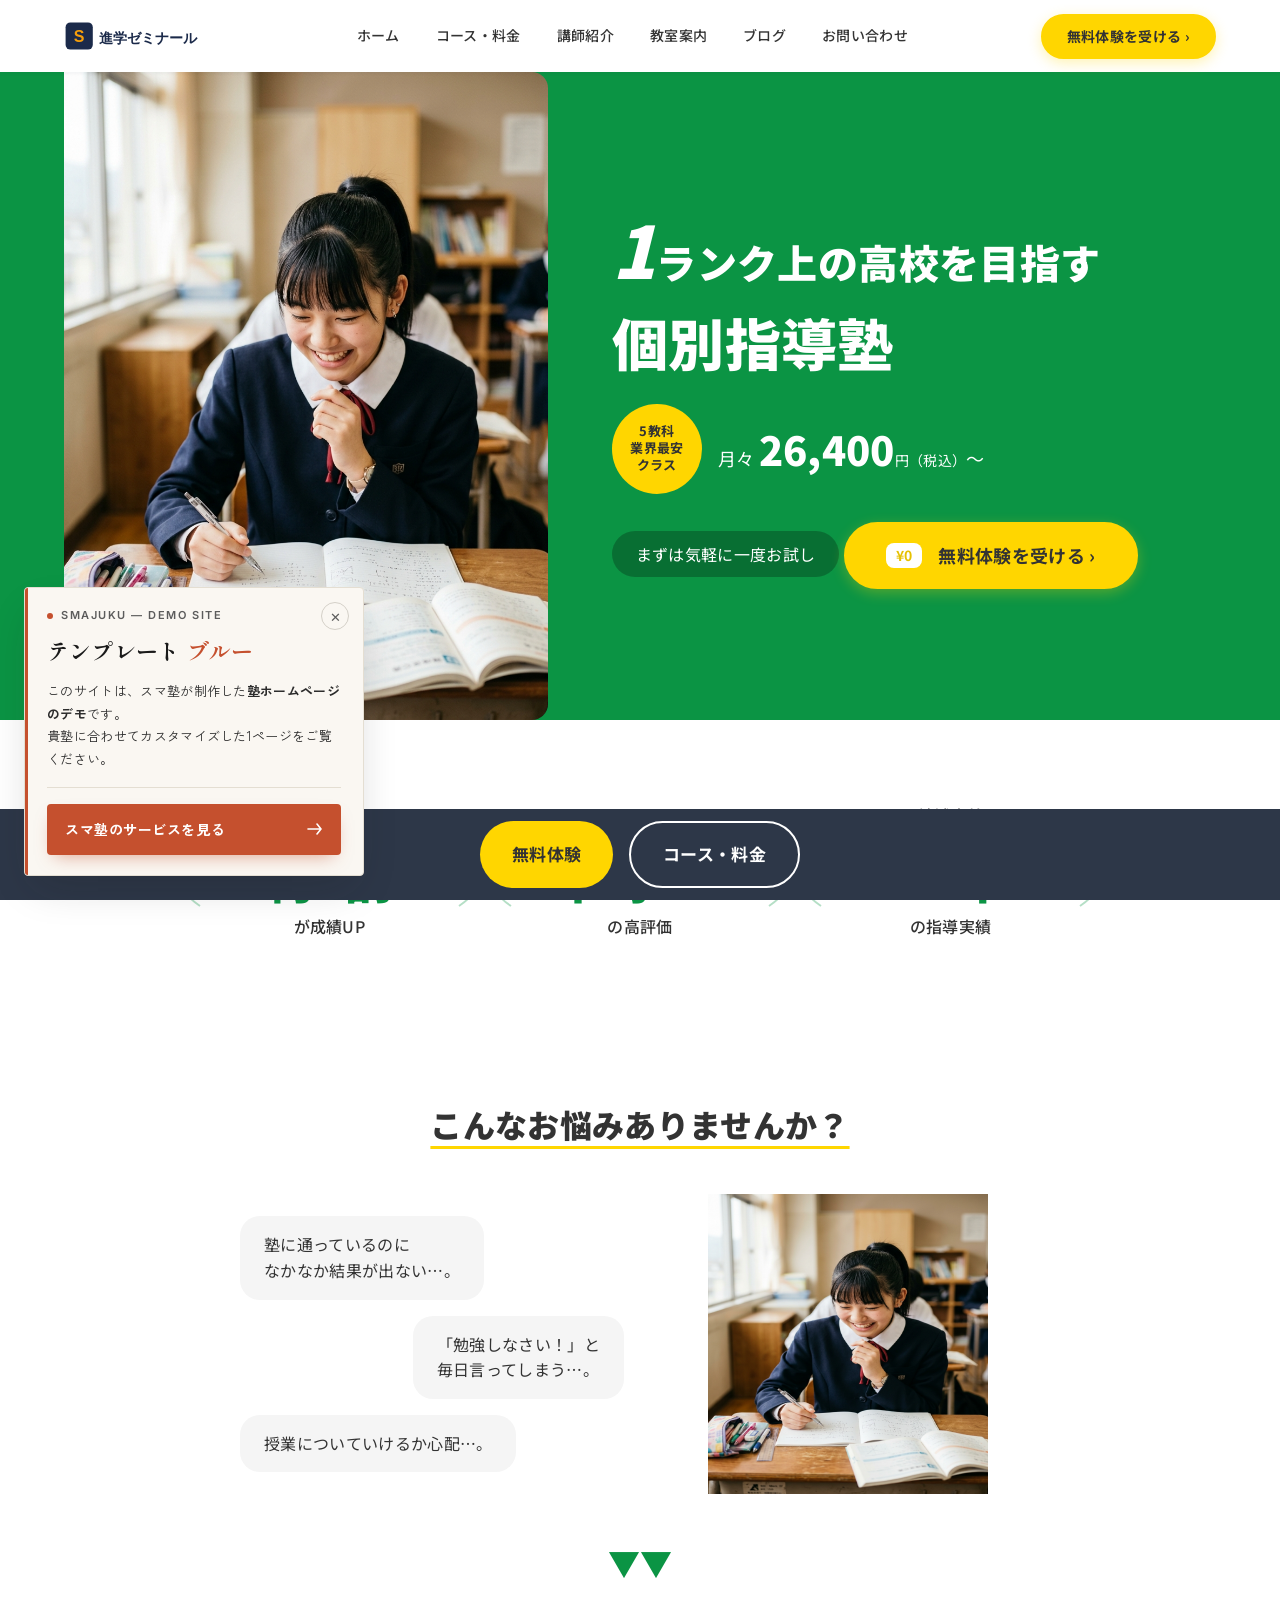
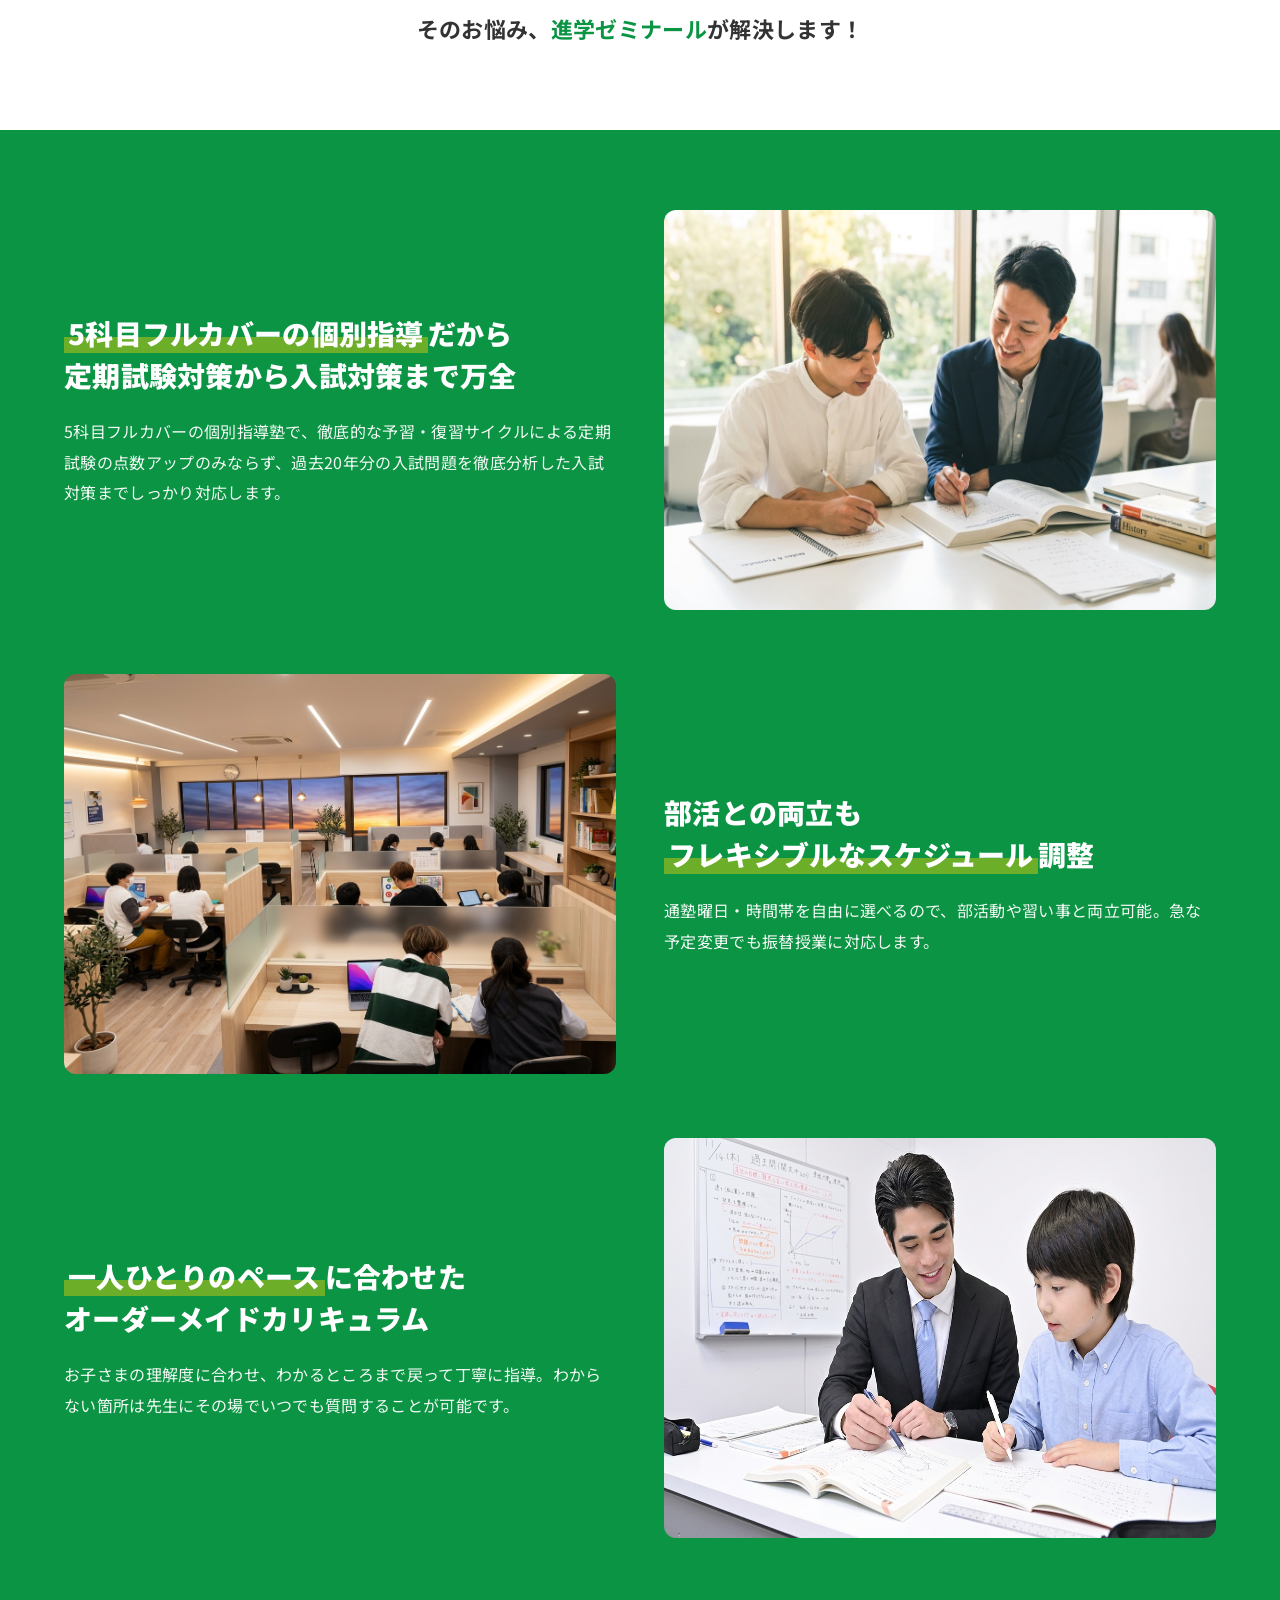
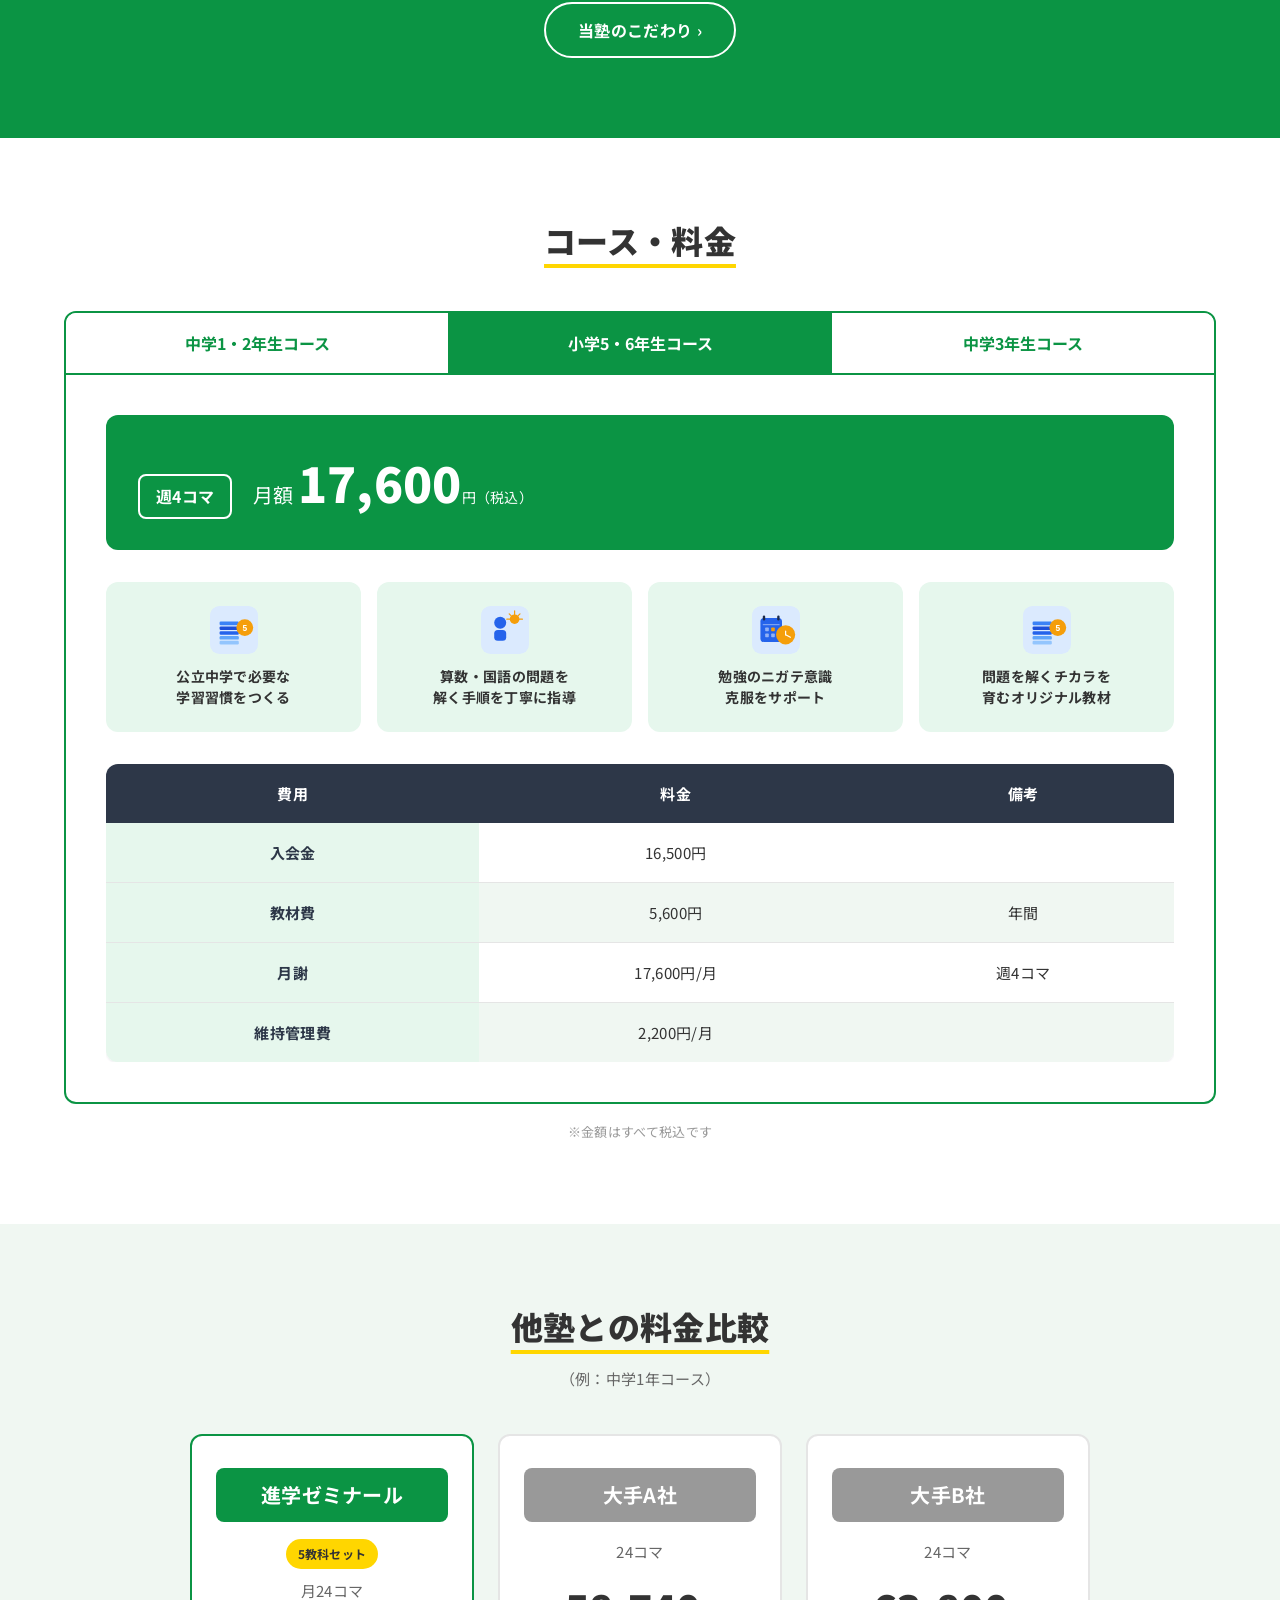
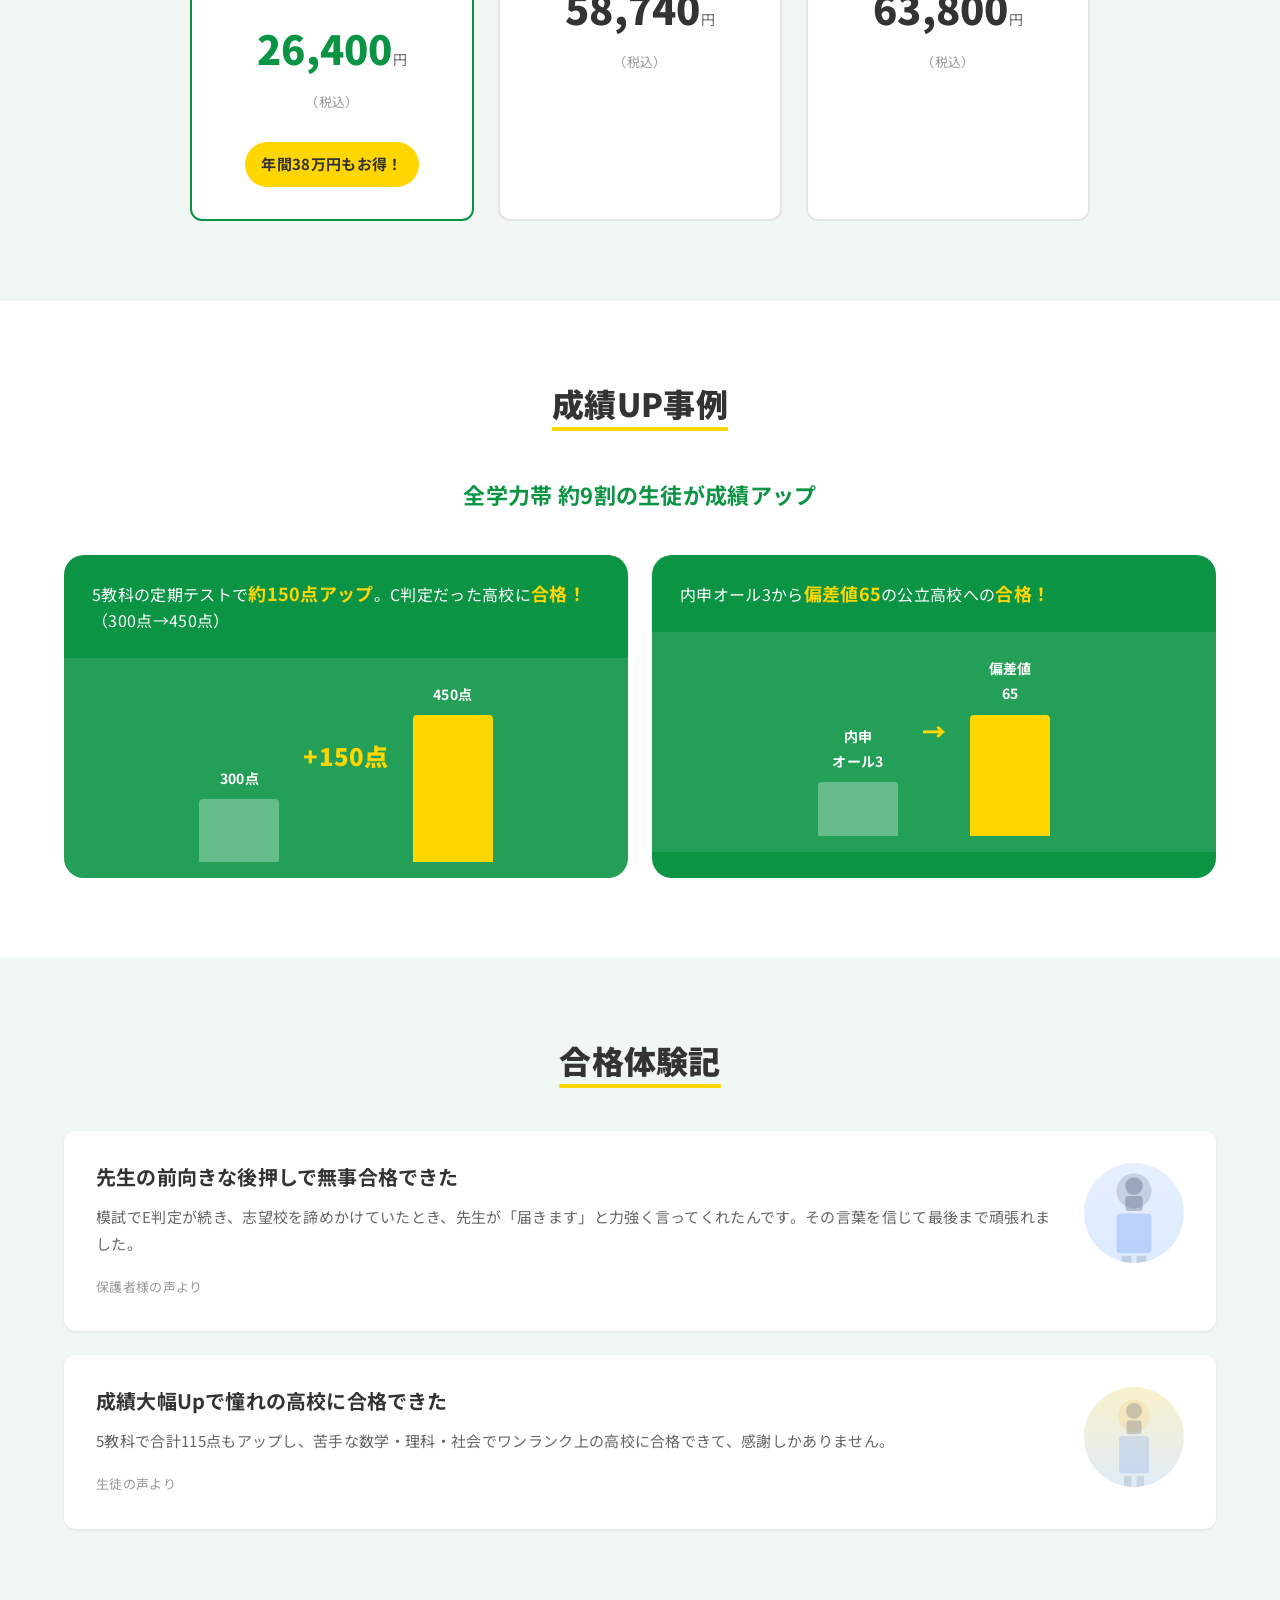
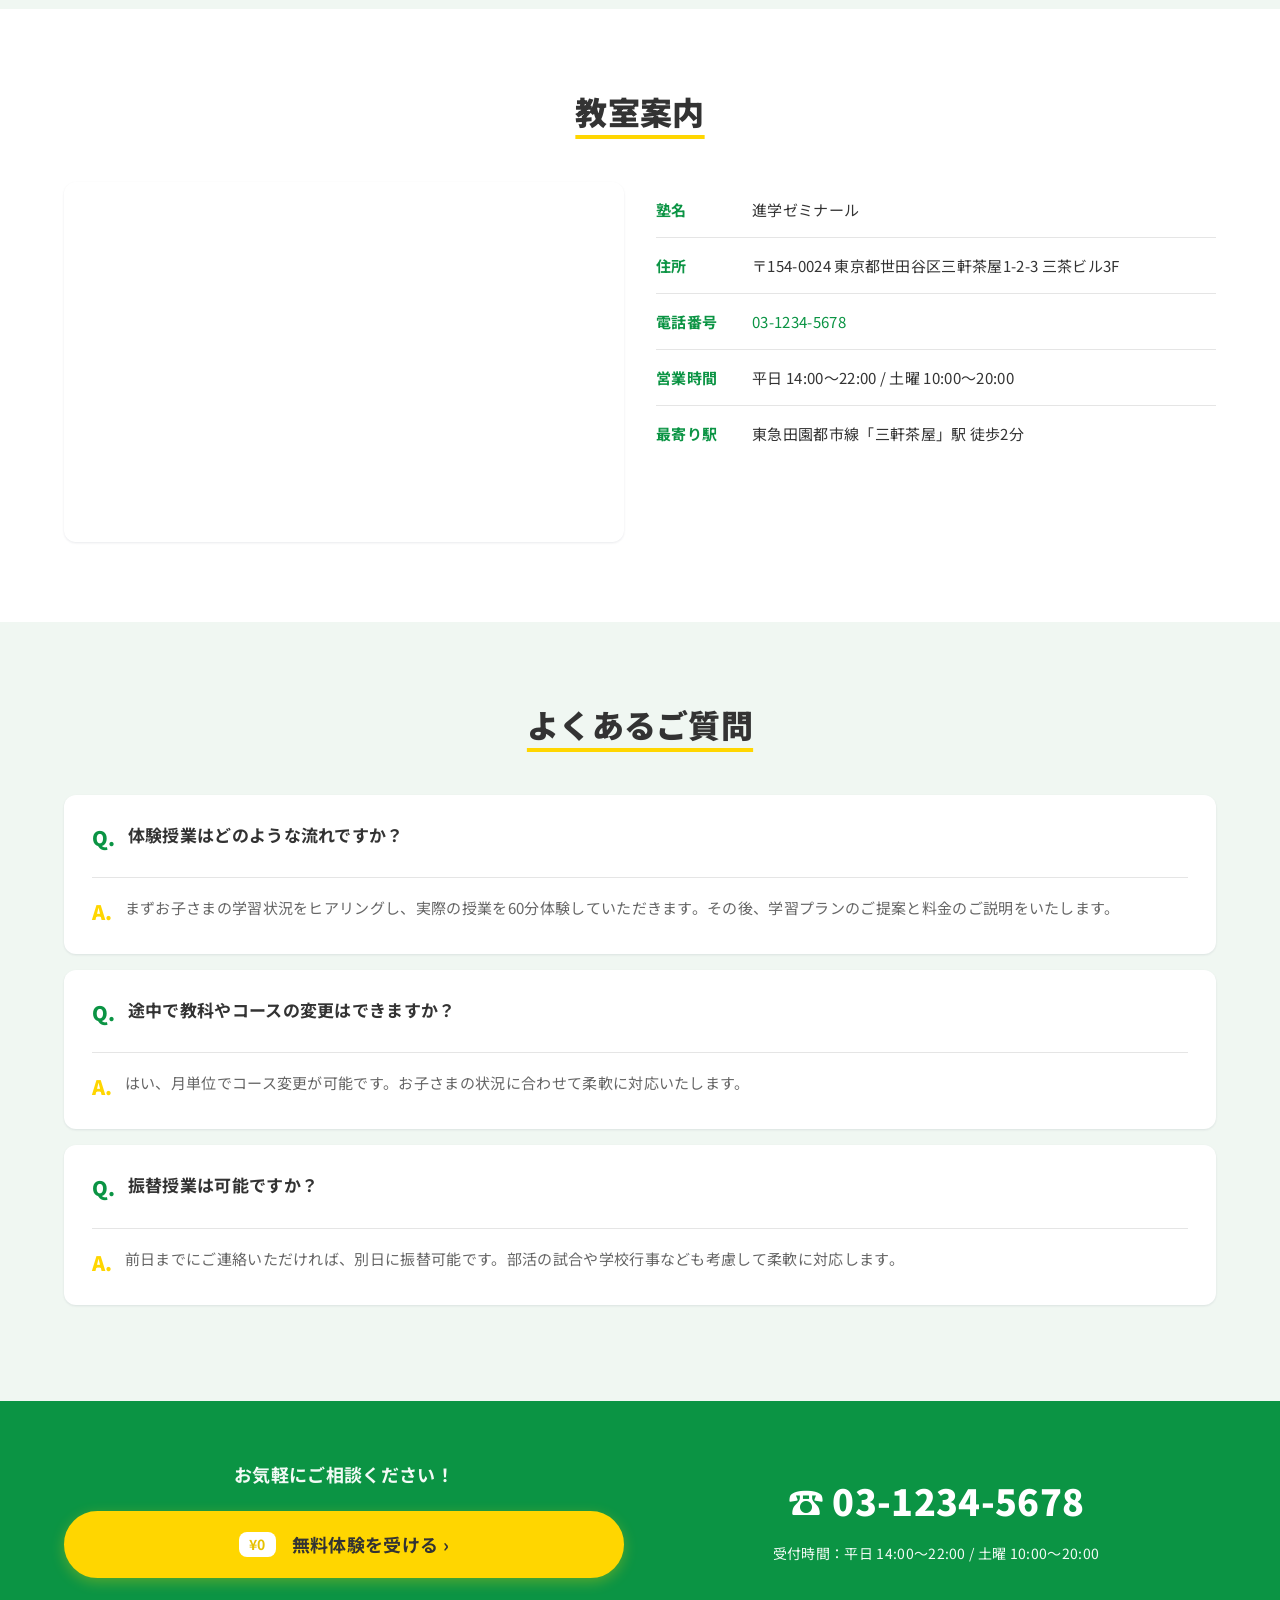
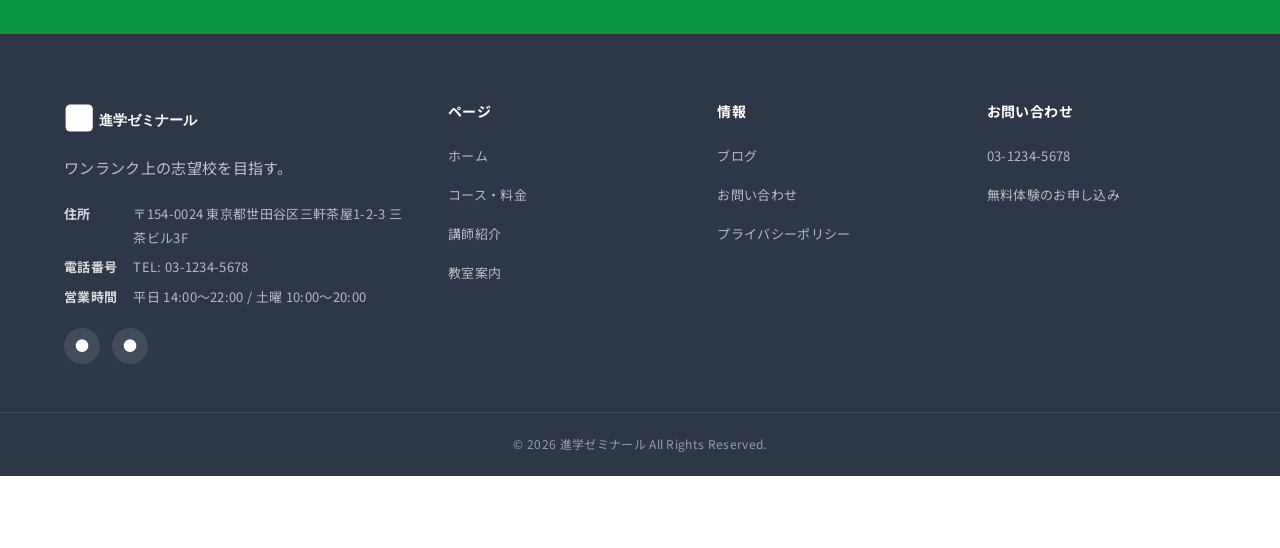
<file: index.html>
<!DOCTYPE html>
<html lang="ja">
<head>
  <meta charset="UTF-8">
  <meta name="viewport" content="width=device-width, initial-scale=1.0">
  <!-- ★差替え：title -->
  <title>進学ゼミナール｜ワンランク上の志望校を目指す個別指導塾</title>
  <!-- ★差替え：meta description -->
  <meta name="description" content="東京都世田谷区の個別指導塾「進学ゼミナール」。5教科対応の個別指導で、ワンランク上の志望校合格を実現。無料体験授業受付中。">
  <!-- OGP -->
  <meta property="og:title" content="進学ゼミナール｜ワンランク上の志望校を目指す個別指導塾">
  <meta property="og:description" content="5教科対応の個別指導で、ワンランク上の志望校合格を実現。">
  <meta property="og:type" content="website">
  <meta property="og:url" content="https://example.com/">
  <meta property="og:image" content="https://example.com/images/og-image.jpg">
  <!-- Fonts -->
  <link rel="icon" href="favicon.svg" type="image/svg+xml">
  <link rel="preconnect" href="https://fonts.googleapis.com">
  <link rel="preconnect" href="https://fonts.gstatic.com" crossorigin>
  <link href="https://fonts.googleapis.com/css2?family=Noto+Sans+JP:wght@400;500;700;900&display=swap" rel="stylesheet">
  <!-- CSS -->
  <link rel="stylesheet" href="css/reset.css">
  <link rel="stylesheet" href="css/global.css">
  <link rel="stylesheet" href="css/components.css">
  <link rel="stylesheet" href="css/header.css">
  <link rel="stylesheet" href="css/footer.css">
  <link rel="stylesheet" href="css/cta-bar.css">
  <link rel="stylesheet" href="css/pages/home.css">
  <!-- 構造化データ -->
  <script type="application/ld+json">
  {
    "@context": "https://schema.org",
    "@type": "EducationalOrganization",
    "name": "進学ゼミナール",
    "description": "ワンランク上の志望校を目指す個別指導塾",
    "url": "https://example.com",
    "telephone": "03-1234-5678",
    "address": {
      "@type": "PostalAddress",
      "streetAddress": "三軒茶屋1-2-3 三茶ビル3F",
      "addressLocality": "世田谷区",
      "addressRegion": "東京都",
      "postalCode": "154-0024",
      "addressCountry": "JP"
    },
    "openingHours": ["Mo-Fr 14:00-22:00", "Sa 10:00-20:00"]
  }
  </script>
  <script src="https://identity.netlify.com/v1/netlify-identity-widget.js"></script>
</head>
<body class="has-header has-cta-bar">

  <!-- ========== ヘッダー ========== -->
  <header class="header">
    <div class="header__inner">
      <div class="header__logo">
        <a href="/"><img src="images/logo.svg" alt="進学ゼミナール" width="200" height="50"></a>
      </div>
      <nav class="header__nav" aria-label="メインナビゲーション">
        <a href="/" class="header__nav-link">ホーム</a>
        <a href="courses/" class="header__nav-link">コース・料金</a>
        <a href="teachers/" class="header__nav-link">講師紹介</a>
        <a href="access/" class="header__nav-link">教室案内</a>
        <a href="blog/" class="header__nav-link">ブログ</a>
        <a href="contact/" class="header__nav-link">お問い合わせ</a>
      </nav>
      <div class="header__actions">
        <a href="contact/" class="btn btn--accent header__cta">無料体験を受ける &rsaquo;</a>
      </div>
      <button class="hamburger" aria-label="メニューを開く" aria-expanded="false">
        <span class="hamburger__line"></span><span class="hamburger__line"></span><span class="hamburger__line"></span>
      </button>
    </div>
  </header>

  <!-- モバイルメニュー -->
  <nav class="mobile-menu" aria-label="モバイルナビゲーション">
    <a href="/" class="mobile-menu__link">ホーム</a>
    <a href="courses/" class="mobile-menu__link">コース・料金</a>
    <a href="teachers/" class="mobile-menu__link">講師紹介</a>
    <a href="access/" class="mobile-menu__link">教室案内</a>
    <a href="blog/" class="mobile-menu__link">ブログ</a>
    <a href="contact/" class="mobile-menu__link">お問い合わせ</a>
    <a href="tel:03-1234-5678" class="mobile-menu__phone"><span>&#9742;</span> 03-1234-5678</a>
    <a href="contact/" class="btn btn--accent btn--block mobile-menu__cta">無料体験を受ける</a>
  </nav>

  <!-- ========== メインコンテンツ ========== -->
  <main>

    <!-- ===== ヒーロー ===== -->
    <section class="hero" id="hero">
      <div class="hero__bg-green"></div>
      <div class="container">
        <div class="hero__inner">
          <div class="hero__text-area">
            <!-- ★差替え：キャッチコピー -->
            <h1 class="hero__catchcopy">
              <span class="hero__catchcopy-num">1</span>ランク上の高校を目指す<br>
              <span class="hero__catchcopy-large">個別指導塾</span>
            </h1>
            <!-- ★差替え：料金ハイライト -->
            <div class="hero__price-badge">
              <span class="hero__price-label-circle">5教科<br>業界最安<br>クラス</span>
              <span class="hero__price-text">月々 <strong>26,400</strong><small>円（税込）</small>〜</span>
            </div>
            <div class="hero__cta-area">
              <p class="hero__cta-lead">まずは気軽に一度お試し</p>
              <a href="contact/" class="btn btn--accent btn--lg hero__cta-btn">
                <span class="hero__cta-free">¥0</span> 無料体験を受ける &rsaquo;
              </a>
            </div>
          </div>
          <div class="hero__photo">
            <!-- ★差替え：メイン画像 -->
            <img src="images/hero-main.jpg" alt="教室の様子" width="800" height="600">
          </div>
        </div>
      </div>
    </section>

    <!-- ===== 数字で見る実績 ===== -->
    <section class="section stats" id="stats">
      <div class="container">
        <!-- ★差替え：実績数字 -->
        <div class="stats__grid">
          <div class="stats__item">
            <p class="stats__top">生徒の</p>
            <p class="stats__number">約9割</p>
            <p class="stats__bottom">が成績UP</p>
          </div>
          <div class="stats__item">
            <p class="stats__top">口コミ</p>
            <p class="stats__number">平均4.7</p>
            <p class="stats__bottom">の高評価</p>
          </div>
          <div class="stats__item">
            <p class="stats__top">地域密着</p>
            <p class="stats__number">15年</p>
            <p class="stats__bottom">の指導実績</p>
          </div>
        </div>
      </div>
    </section>

    <!-- ===== こんなお悩みありませんか？ ===== -->
    <section class="section" id="concerns">
      <div class="container">
        <h2 class="concerns__heading">こんなお悩みありませんか？</h2>
        <!-- ★差替え：お悩み内容 -->
        <div class="concerns__visual">
          <div class="concerns__bubbles">
            <div class="concerns__bubble concerns__bubble--left">塾に通っているのに<br>なかなか結果が出ない…。</div>
            <div class="concerns__bubble concerns__bubble--right">「勉強しなさい！」と<br>毎日言ってしまう…。</div>
            <div class="concerns__bubble concerns__bubble--left">授業についていけるか心配…。</div>
          </div>
          <div class="concerns__illustration">
            <img src="images/hero-main.jpg" alt="お悩みイメージ" width="400" height="300">
          </div>
        </div>
        <div class="concerns__answer">
          <div class="concerns__arrow">&#9660;&#9660;</div>
          <p class="concerns__answer-text">そのお悩み、<strong>進学ゼミナール</strong>が解決します！</p>
        </div>
      </div>
    </section>

    <!-- ===== 3つの特徴（写真＋テキスト交互レイアウト） ===== -->
    <section class="section section--primary" id="features">
      <div class="container">
        <!-- 特徴1 -->
        <div class="feature-row">
          <div class="feature-row__text">
            <h3 class="feature-row__title"><span class="feature-row__highlight">5科目フルカバーの個別指導</span>だから<br>定期試験対策から入試対策まで万全</h3>
            <p class="feature-row__desc">5科目フルカバーの個別指導塾で、徹底的な予習・復習サイクルによる定期試験の点数アップのみならず、過去20年分の入試問題を徹底分析した入試対策までしっかり対応します。</p>
          </div>
          <div class="feature-row__photo">
            <img src="images/classroom-01.jpg" alt="5教科の個別指導" width="560" height="400">
          </div>
        </div>
        <!-- 特徴2 -->
        <div class="feature-row feature-row--reverse">
          <div class="feature-row__text">
            <h3 class="feature-row__title">部活との両立も<br><span class="feature-row__highlight">フレキシブルなスケジュール</span>調整</h3>
            <p class="feature-row__desc">通塾曜日・時間帯を自由に選べるので、部活動や習い事と両立可能。急な予定変更でも振替授業に対応します。</p>
          </div>
          <div class="feature-row__photo">
            <img src="images/classroom-02.jpg" alt="フレキシブルなスケジュール" width="560" height="400">
          </div>
        </div>
        <!-- 特徴3 -->
        <div class="feature-row">
          <div class="feature-row__text">
            <h3 class="feature-row__title"><span class="feature-row__highlight">一人ひとりのペース</span>に合わせた<br>オーダーメイドカリキュラム</h3>
            <p class="feature-row__desc">お子さまの理解度に合わせ、わかるところまで戻って丁寧に指導。わからない箇所は先生にその場でいつでも質問することが可能です。</p>
          </div>
          <div class="feature-row__photo">
            <img src="images/classroom-03.jpg" alt="個別カリキュラム" width="560" height="400">
          </div>
        </div>
        <div class="feature-row__cta">
          <a href="teachers/" class="btn btn--outline-white">当塾のこだわり &rsaquo;</a>
        </div>
      </div>
    </section>

    <!-- ===== コース・料金（タブ切替式） ===== -->
    <section class="section" id="courses">
      <div class="container">
        <h2 class="section-heading-underline">コース・料金</h2>
        <!-- ★差替え：コースタブ -->
        <div class="course-tabs">
          <button class="course-tab" data-tab="tab-junior12">中学1・2年生コース</button>
          <button class="course-tab is-active" data-tab="tab-elem56">小学5・6年生コース</button>
          <button class="course-tab" data-tab="tab-junior3">中学3年生コース</button>
        </div>
        <!-- タブコンテンツ：小5・6年 -->
        <div class="course-panel is-active" id="tab-elem56">
          <div class="course-panel__header">
            <div class="course-panel__price-box">
              <span class="course-panel__koma">週4コマ</span>
              <span class="course-panel__price">月額 <strong>17,600</strong><small>円（税込）</small></span>
            </div>
          </div>
          <div class="course-panel__features">
            <div class="course-feature-card">
              <div class="course-feature-card__icon"><img src="images/icon-subjects.svg" alt="" width="48" height="48"></div>
              <p class="course-feature-card__text">公立中学で必要な<br>学習習慣をつくる</p>
            </div>
            <div class="course-feature-card">
              <div class="course-feature-card__icon"><img src="images/icon-individual.svg" alt="" width="48" height="48"></div>
              <p class="course-feature-card__text">算数・国語の問題を<br>解く手順を丁寧に指導</p>
            </div>
            <div class="course-feature-card">
              <div class="course-feature-card__icon"><img src="images/icon-schedule.svg" alt="" width="48" height="48"></div>
              <p class="course-feature-card__text">勉強のニガテ意識<br>克服をサポート</p>
            </div>
            <div class="course-feature-card">
              <div class="course-feature-card__icon"><img src="images/icon-subjects.svg" alt="" width="48" height="48"></div>
              <p class="course-feature-card__text">問題を解くチカラを<br>育むオリジナル教材</p>
            </div>
          </div>
          <!-- ★差替え：料金テーブル -->
          <div class="table-wrapper">
            <table class="price-table">
              <thead><tr><th>費用</th><th>料金</th><th>備考</th></tr></thead>
              <tbody>
                <tr><th>入会金</th><td>16,500円</td><td></td></tr>
                <tr><th>教材費</th><td>5,600円</td><td>年間</td></tr>
                <tr><th>月謝</th><td>17,600円/月</td><td>週4コマ</td></tr>
                <tr><th>維持管理費</th><td>2,200円/月</td><td></td></tr>
              </tbody>
            </table>
          </div>
        </div>
        <!-- タブコンテンツ：中1・2年 -->
        <div class="course-panel" id="tab-junior12">
          <div class="course-panel__header">
            <div class="course-panel__price-box">
              <span class="course-panel__koma">週6コマ</span>
              <span class="course-panel__price">月額 <strong>26,400</strong><small>円（税込）</small></span>
            </div>
          </div>
          <div class="table-wrapper">
            <table class="price-table">
              <thead><tr><th>費用</th><th>料金</th><th>備考</th></tr></thead>
              <tbody>
                <tr><th>入会金</th><td>16,500円</td><td></td></tr>
                <tr><th>教材費</th><td>14,000円</td><td>年間</td></tr>
                <tr><th>月謝（中1）</th><td>26,400円/月</td><td>週6コマ</td></tr>
                <tr><th>月謝（中2）</th><td>29,040円/月</td><td>週6コマ</td></tr>
                <tr><th>維持管理費</th><td>3,960円/月</td><td></td></tr>
              </tbody>
            </table>
          </div>
        </div>
        <!-- タブコンテンツ：中3年 -->
        <div class="course-panel" id="tab-junior3">
          <div class="course-panel__header">
            <div class="course-panel__price-box">
              <span class="course-panel__koma">週8コマ</span>
              <span class="course-panel__price">月額 <strong>35,200</strong><small>円（税込）</small></span>
            </div>
          </div>
          <div class="table-wrapper">
            <table class="price-table">
              <thead><tr><th>費用</th><th>料金</th><th>備考</th></tr></thead>
              <tbody>
                <tr><th>入会金</th><td>16,500円</td><td></td></tr>
                <tr><th>教材費</th><td>16,000円</td><td>年間</td></tr>
                <tr><th>月謝</th><td>35,200円/月</td><td>週8コマ</td></tr>
                <tr><th>維持管理費</th><td>3,960円/月</td><td></td></tr>
              </tbody>
            </table>
          </div>
        </div>
        <p class="course-note">※金額はすべて税込です</p>
      </div>
    </section>

    <!-- ===== 他塾との料金比較 ===== -->
    <section class="section section--bg-light" id="comparison">
      <div class="container">
        <h2 class="section-heading-underline">他塾との料金比較</h2>
        <p class="comparison__sub">（例：中学1年コース）</p>
        <div class="comparison__grid">
          <div class="comparison__card comparison__card--ours">
            <p class="comparison__card-name">進学ゼミナール</p>
            <p class="comparison__card-badge">5教科セット</p>
            <p class="comparison__card-koma">月24コマ</p>
            <p class="comparison__card-price"><strong>26,400</strong><small>円</small></p>
            <p class="comparison__card-note">（税込）</p>
            <p class="comparison__card-save">年間38万円もお得！</p>
          </div>
          <div class="comparison__card">
            <p class="comparison__card-name">大手A社</p>
            <p class="comparison__card-koma">24コマ</p>
            <p class="comparison__card-price"><strong>58,740</strong><small>円</small></p>
            <p class="comparison__card-note">（税込）</p>
          </div>
          <div class="comparison__card">
            <p class="comparison__card-name">大手B社</p>
            <p class="comparison__card-koma">24コマ</p>
            <p class="comparison__card-price"><strong>63,800</strong><small>円</small></p>
            <p class="comparison__card-note">（税込）</p>
          </div>
        </div>
      </div>
    </section>

    <!-- ===== 成績UP事例 ===== -->
    <section class="section" id="achievement">
      <div class="container">
        <h2 class="section-heading-underline">成績UP事例</h2>
        <p class="achievement__lead">全学力帯 <strong>約9割</strong>の生徒が成績アップ</p>
        <!-- ★差替え：成績UP事例 -->
        <div class="achievement__cards">
          <div class="achievement__card">
            <div class="achievement__card-header">5教科の定期テストで<strong>約150点アップ</strong>。C判定だった高校に<strong>合格！</strong>（300点→450点）</div>
            <div class="achievement__card-graph">
              <div class="achievement__bar"><span class="achievement__bar-label">300点</span><div class="achievement__bar-fill" style="height:35%"></div></div>
              <div class="achievement__arrow">+150点</div>
              <div class="achievement__bar achievement__bar--accent"><span class="achievement__bar-label">450点</span><div class="achievement__bar-fill" style="height:85%"></div></div>
            </div>
          </div>
          <div class="achievement__card">
            <div class="achievement__card-header">内申オール3から<strong>偏差値65</strong>の公立高校への<strong>合格！</strong></div>
            <div class="achievement__card-graph">
              <div class="achievement__bar"><span class="achievement__bar-label">内申<br>オール3</span><div class="achievement__bar-fill" style="height:30%"></div></div>
              <div class="achievement__arrow">&rarr;</div>
              <div class="achievement__bar achievement__bar--accent"><span class="achievement__bar-label">偏差値<br>65</span><div class="achievement__bar-fill" style="height:85%"></div></div>
            </div>
          </div>
        </div>
      </div>
    </section>

    <!-- ===== 合格体験記・保護者の声 ===== -->
    <section class="section section--bg" id="voice">
      <div class="container">
        <h2 class="section-heading-underline">合格体験記</h2>
        <!-- ★差替え：合格体験記 -->
        <div class="voice__list">
          <div class="voice__item">
            <div class="voice__item-body">
              <h3 class="voice__item-title">先生の前向きな後押しで無事合格できた</h3>
              <p class="voice__item-text">模試でE判定が続き、志望校を諦めかけていたとき、先生が「届きます」と力強く言ってくれたんです。その言葉を信じて最後まで頑張れました。</p>
              <p class="voice__item-source">保護者様の声より</p>
            </div>
            <div class="voice__item-photo"><img src="images/teacher-01.svg" alt="保護者" width="120" height="120"></div>
          </div>
          <div class="voice__item">
            <div class="voice__item-body">
              <h3 class="voice__item-title">成績大幅Upで憧れの高校に合格できた</h3>
              <p class="voice__item-text">5教科で合計115点もアップし、苦手な数学・理科・社会でワンランク上の高校に合格できて、感謝しかありません。</p>
              <p class="voice__item-source">生徒の声より</p>
            </div>
            <div class="voice__item-photo"><img src="images/teacher-02.svg" alt="生徒" width="120" height="120"></div>
          </div>
        </div>
      </div>
    </section>

    <!-- ===== 教室案内 ===== -->
    <section class="section" id="access">
      <div class="container">
        <h2 class="section-heading-underline">教室案内</h2>
        <div class="access__inner">
          <div class="access__map">
            <iframe src="https://www.google.com/maps/embed?pb=!1m18!1m12!1m3!1d3241.7!2d139.67!3d35.64!2m3!1f0!2f0!3f0!3m2!1i1024!2i768!4f13.1!3m3!1m2!1s0x0%3A0x0!2zMzXCsDM4JzI0LjAiTiAxMznCsDQwJzEyLjAiRQ!5e0!3m2!1sja!2sjp!4v1" width="600" height="400" style="border:0;" allowfullscreen="" loading="lazy" title="進学ゼミナール 地図"></iframe>
          </div>
          <div class="access__info">
            <div class="access__info-item"><span class="access__info-label">塾名</span><span class="access__info-value">進学ゼミナール</span></div>
            <div class="access__info-item"><span class="access__info-label">住所</span><span class="access__info-value">〒154-0024 東京都世田谷区三軒茶屋1-2-3 三茶ビル3F</span></div>
            <div class="access__info-item"><span class="access__info-label">電話番号</span><span class="access__info-value"><a href="tel:03-1234-5678">03-1234-5678</a></span></div>
            <div class="access__info-item"><span class="access__info-label">営業時間</span><span class="access__info-value">平日 14:00〜22:00 / 土曜 10:00〜20:00</span></div>
            <div class="access__info-item"><span class="access__info-label">最寄り駅</span><span class="access__info-value">東急田園都市線「三軒茶屋」駅 徒歩2分</span></div>
          </div>
        </div>
      </div>
    </section>

    <!-- ===== よくある質問 ===== -->
    <section class="section section--bg" id="faq">
      <div class="container">
        <h2 class="section-heading-underline">よくあるご質問</h2>
        <div class="faq-list">
          <div class="faq-item">
            <p class="faq-item__question">体験授業はどのような流れですか？</p>
            <div class="faq-item__answer"><p>まずお子さまの学習状況をヒアリングし、実際の授業を60分体験していただきます。その後、学習プランのご提案と料金のご説明をいたします。</p></div>
          </div>
          <div class="faq-item">
            <p class="faq-item__question">途中で教科やコースの変更はできますか？</p>
            <div class="faq-item__answer"><p>はい、月単位でコース変更が可能です。お子さまの状況に合わせて柔軟に対応いたします。</p></div>
          </div>
          <div class="faq-item">
            <p class="faq-item__question">振替授業は可能ですか？</p>
            <div class="faq-item__answer"><p>前日までにご連絡いただければ、別日に振替可能です。部活の試合や学校行事なども考慮して柔軟に対応します。</p></div>
          </div>
        </div>
      </div>
    </section>

    <!-- ===== CTA ===== -->
    <section class="section section--primary cta-section" id="cta">
      <div class="container">
        <div class="cta-section__grid">
          <div class="cta-section__box">
            <p class="cta-section__lead">お気軽にご相談ください！</p>
            <a href="contact/" class="btn btn--accent btn--lg btn--block">
              <span class="hero__cta-free">¥0</span> 無料体験を受ける &rsaquo;
            </a>
          </div>
          <div class="cta-section__box">
            <a href="tel:03-1234-5678" class="cta-section__phone">&#9742; 03-1234-5678</a>
            <p class="cta-section__phone-time">受付時間：平日 14:00〜22:00 / 土曜 10:00〜20:00</p>
          </div>
        </div>
      </div>
    </section>

  </main>

  <!-- ========== フッター ========== -->
  <footer class="footer">
    <div class="footer__inner">
      <div class="footer__brand">
        <div class="footer__logo"><img src="images/logo.svg" alt="進学ゼミナール" width="200" height="50"></div>
        <p class="footer__catchcopy">ワンランク上の志望校を目指す。</p>
        <dl class="footer__info"><dt>住所</dt><dd>〒154-0024 東京都世田谷区三軒茶屋1-2-3 三茶ビル3F</dd><dt>電話番号</dt><dd>TEL: 03-1234-5678</dd><dt>営業時間</dt><dd>平日 14:00〜22:00 / 土曜 10:00〜20:00</dd></dl>
        <div class="footer__sns"><a href="#" aria-label="Instagram">&#9679;</a><a href="#" aria-label="LINE">&#9679;</a></div>
      </div>
      <div><p class="footer__nav-title">ページ</p><ul class="footer__nav-list"><li><a href="/">ホーム</a></li><li><a href="courses/">コース・料金</a></li><li><a href="teachers/">講師紹介</a></li><li><a href="access/">教室案内</a></li></ul></div>
      <div><p class="footer__nav-title">情報</p><ul class="footer__nav-list"><li><a href="blog/">ブログ</a></li><li><a href="contact/">お問い合わせ</a></li><li><a href="#">プライバシーポリシー</a></li></ul></div>
      <div><p class="footer__nav-title">お問い合わせ</p><ul class="footer__nav-list"><li><a href="tel:03-1234-5678">03-1234-5678</a></li><li><a href="contact/">無料体験のお申し込み</a></li></ul></div>
    </div>
    <div class="footer__bottom"><p class="footer__copyright">&copy; 2026 進学ゼミナール All Rights Reserved.</p></div>
  </footer>

  <!-- ========== 固定CTAバー（conojuku式：ダークネイビー2ボタン） ========== -->
  <div class="cta-bar">
    <div class="cta-bar__inner">
      <a href="contact/" class="cta-bar__btn cta-bar__btn--accent">無料体験</a>
      <a href="courses/" class="cta-bar__btn cta-bar__btn--outline">コース・料金</a>
    </div>
  </div>

  <script src="js/main.js"></script>
  <script>
    // タブ切替
    document.querySelectorAll('.course-tab').forEach(function(tab) {
      tab.addEventListener('click', function() {
        document.querySelectorAll('.course-tab').forEach(function(t){ t.classList.remove('is-active'); });
        document.querySelectorAll('.course-panel').forEach(function(p){ p.classList.remove('is-active'); });
        this.classList.add('is-active');
        document.getElementById(this.dataset.tab).classList.add('is-active');
      });
    });
    if (window.netlifyIdentity) {
      window.netlifyIdentity.on("init", function(user) {
        if (!user) { window.netlifyIdentity.on("login", function() { document.location.href = "/admin/"; }); }
      });
    }
  </script>

<script>window.SMAJUKU_TEMPLATE = "ブルー";</script>
<script src="js/sma-juku-badge.js"></script>
</body>
</html>
</file>
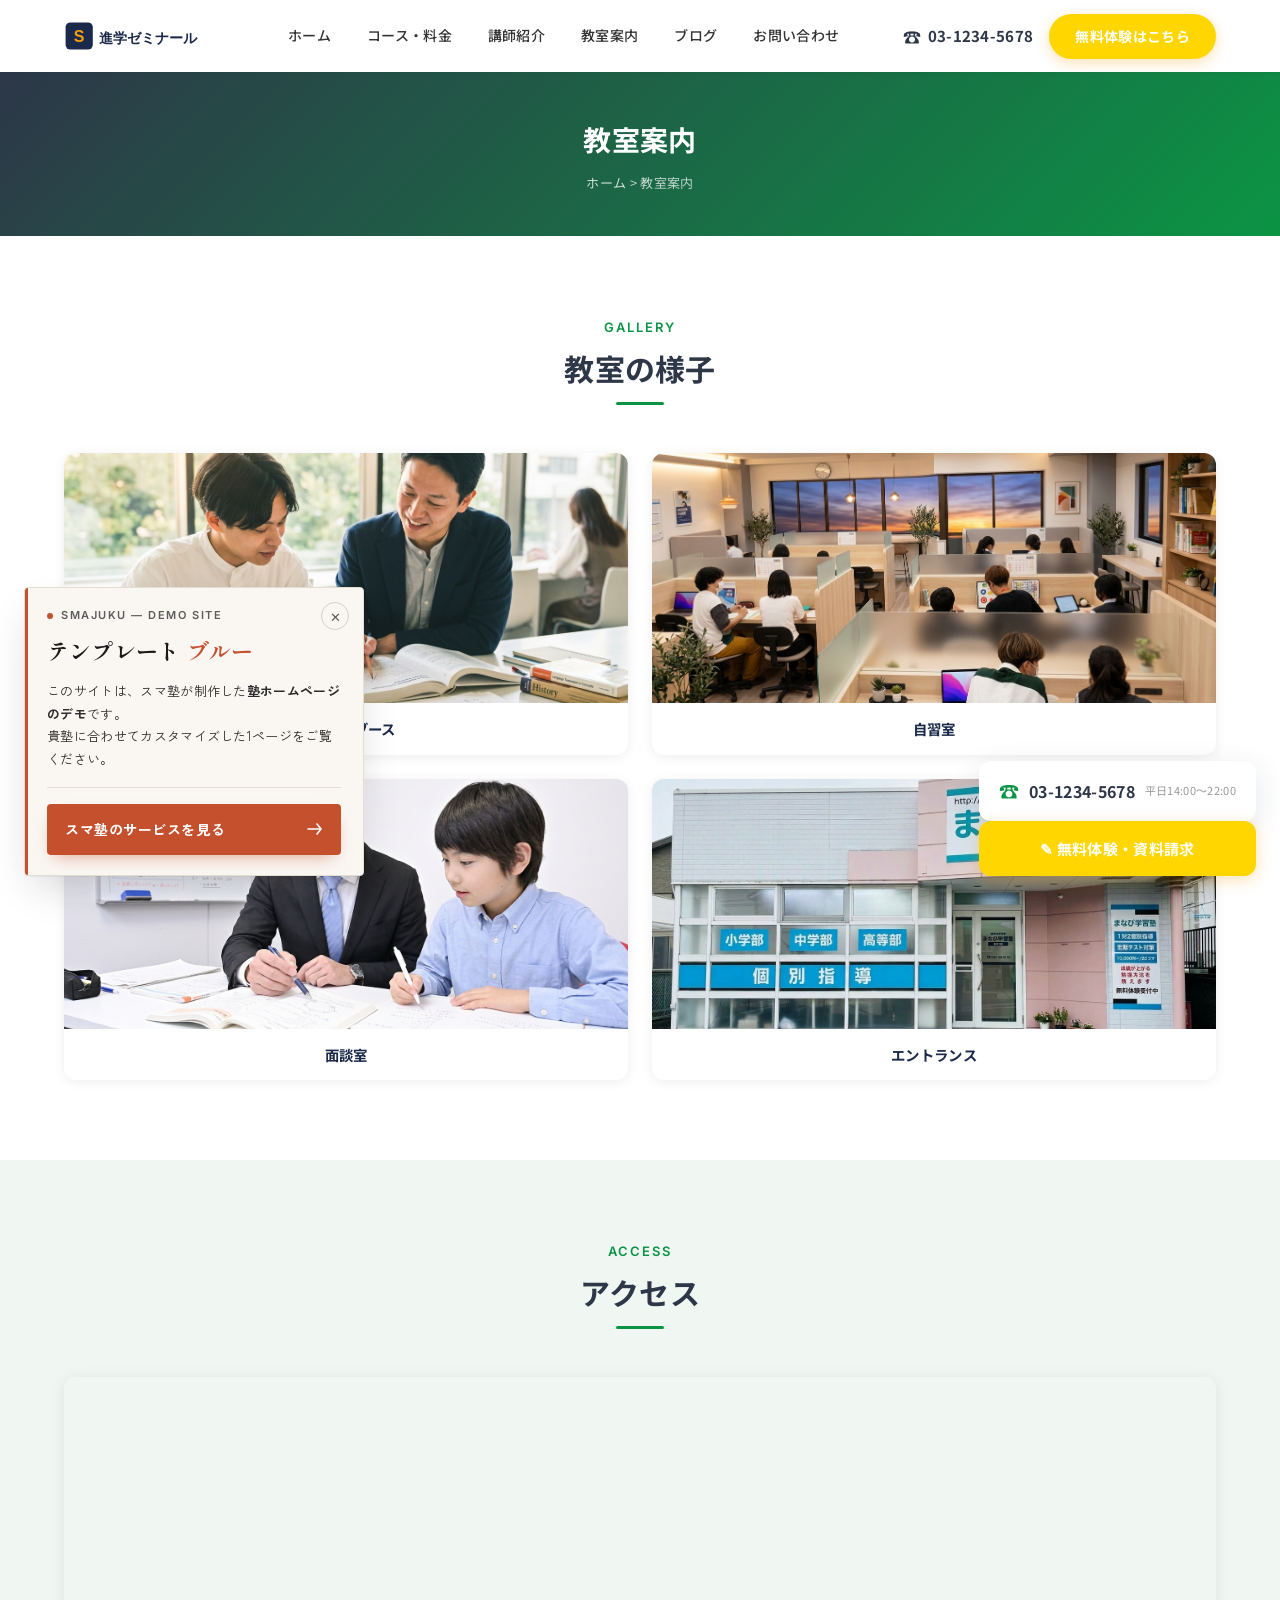
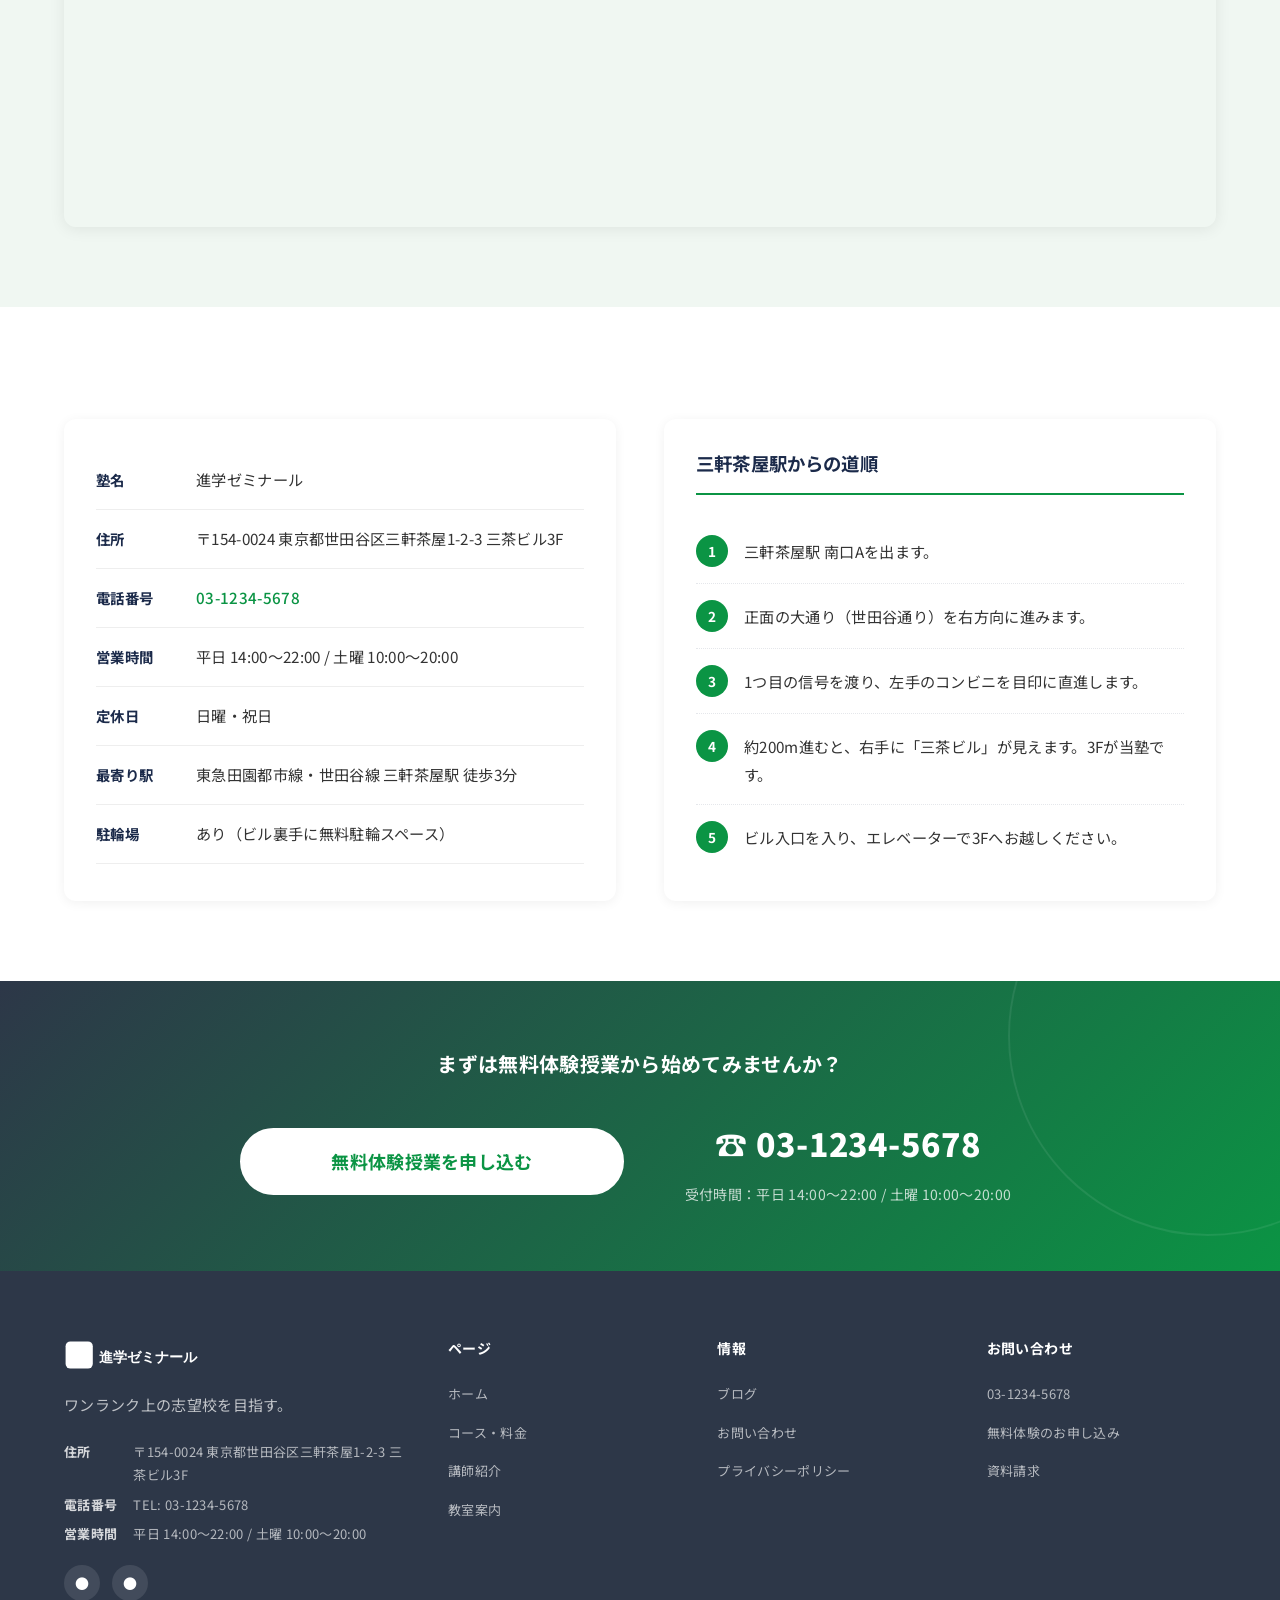
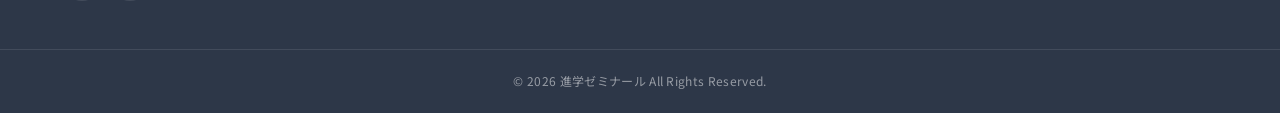
<file: access/index.html>
<!DOCTYPE html>
<html lang="ja">
<head>
  <meta charset="UTF-8">
  <meta name="viewport" content="width=device-width, initial-scale=1.0">
  <title>教室案内｜進学ゼミナール</title>
  <meta name="description" content="進学ゼミナールの教室案内・アクセス情報。三軒茶屋駅から徒歩3分の好立地。">
  <link rel="icon" href="../favicon.svg" type="image/svg+xml">
  <link rel="preconnect" href="https://fonts.googleapis.com">
  <link rel="preconnect" href="https://fonts.gstatic.com" crossorigin>
  <link href="https://fonts.googleapis.com/css2?family=Noto+Sans+JP:wght@400;500;700;900&display=swap" rel="stylesheet">
  <link rel="stylesheet" href="../css/reset.css">
  <link rel="stylesheet" href="../css/global.css">
  <link rel="stylesheet" href="../css/components.css">
  <link rel="stylesheet" href="../css/header.css">
  <link rel="stylesheet" href="../css/footer.css">
  <link rel="stylesheet" href="../css/cta-bar.css">
  <link rel="stylesheet" href="../css/pages/access.css">
  <script src="https://identity.netlify.com/v1/netlify-identity-widget.js"></script>
</head>
<body class="has-header has-cta-bar">
  <header class="header">
    <div class="header__inner">
      <div class="header__logo"><a href="../"><img src="../images/logo.svg" alt="進学ゼミナール" width="200" height="50"></a></div>
      <nav class="header__nav" aria-label="メインナビゲーション">
        <a href="../" class="header__nav-link">ホーム</a>
        <a href="../courses/" class="header__nav-link">コース・料金</a>
        <a href="../teachers/" class="header__nav-link">講師紹介</a>
        <a href="./" class="header__nav-link">教室案内</a>
        <a href="../blog/" class="header__nav-link">ブログ</a>
        <a href="../contact/" class="header__nav-link">お問い合わせ</a>
      </nav>
      <div class="header__actions">
        <a href="tel:03-1234-5678" class="header__phone"><span class="header__phone-icon">&#9742;</span>03-1234-5678</a>
        <a href="../contact/" class="btn btn--primary header__cta">無料体験はこちら</a>
      </div>
      <button class="hamburger" aria-label="メニューを開く" aria-expanded="false">
        <span class="hamburger__line"></span><span class="hamburger__line"></span><span class="hamburger__line"></span>
      </button>
    </div>
  </header>
  <nav class="mobile-menu" aria-label="モバイルナビゲーション">
    <a href="../" class="mobile-menu__link">ホーム</a>
    <a href="../courses/" class="mobile-menu__link">コース・料金</a>
    <a href="../teachers/" class="mobile-menu__link">講師紹介</a>
    <a href="./" class="mobile-menu__link">教室案内</a>
    <a href="../blog/" class="mobile-menu__link">ブログ</a>
    <a href="../contact/" class="mobile-menu__link">お問い合わせ</a>
    <a href="tel:03-1234-5678" class="mobile-menu__phone"><span>&#9742;</span> 03-1234-5678</a>
    <a href="../contact/" class="btn btn--primary btn--block mobile-menu__cta">無料体験を申し込む</a>
  </nav>
  <main>
    <div class="page-header">
      <div class="container">
        <h1 class="page-header__title">教室案内</h1>
        <p class="page-header__breadcrumb"><a href="../">ホーム</a> &gt; 教室案内</p>
      </div>
    </div>

    <!-- ★差替え：教室写真 -->
    <section class="section" id="gallery">
      <div class="container">
        <div class="section-title">
          <span class="section-title__label">Gallery</span>
          <h2 class="section-title__heading">教室の様子</h2>
        </div>
        <div class="gallery-grid">
          <div class="gallery-item">
            <img src="../images/classroom-01.jpg" alt="教室内観 - 個別指導ブース" width="600" height="400">
            <p class="gallery-item__caption">個別指導ブース</p>
          </div>
          <div class="gallery-item">
            <img src="../images/classroom-02.jpg" alt="自習室" width="600" height="400">
            <p class="gallery-item__caption">自習室</p>
          </div>
          <div class="gallery-item">
            <img src="../images/classroom-03.jpg" alt="面談室" width="600" height="400">
            <p class="gallery-item__caption">面談室</p>
          </div>
          <div class="gallery-item">
            <img src="../images/classroom-04.jpg" alt="エントランス" width="600" height="400">
            <p class="gallery-item__caption">エントランス</p>
          </div>
        </div>
      </div>
    </section>

    <!-- ★差替え：Googleマップ -->
    <section class="section section--bg" id="map">
      <div class="container">
        <div class="section-title">
          <span class="section-title__label">Access</span>
          <h2 class="section-title__heading">アクセス</h2>
        </div>
        <div class="map-wrapper">
          <!-- ★差替え：GoogleマップURL -->
          <iframe src="https://www.google.com/maps/embed?pb=!1m18!1m12!1m3!1d3242.0!2d139.67!3d35.64!2m3!1f0!2f0!3f0!3m2!1i1024!2i768!4f13.1!3m3!1m2!1s0x0%3A0x0!2z5LiJ6Luf6Iy25bGL!5e0!3m2!1sja!2sjp!4v1" width="100%" height="450" style="border:0;" allowfullscreen="" loading="lazy" referrerpolicy="no-referrer-when-downgrade" title="進学ゼミナール 地図"></iframe>
        </div>
      </div>
    </section>

    <!-- ★差替え：アクセス情報 -->
    <section class="section" id="access-info">
      <div class="container">
        <div class="access-details">
          <div class="access-table-wrapper">
            <table class="access-table">
              <tbody>
                <tr><th>塾名</th><td>進学ゼミナール</td></tr>
                <tr><th>住所</th><td>〒154-0024 東京都世田谷区三軒茶屋1-2-3 三茶ビル3F</td></tr>
                <tr><th>電話番号</th><td><a href="tel:03-1234-5678">03-1234-5678</a></td></tr>
                <tr><th>営業時間</th><td>平日 14:00〜22:00 / 土曜 10:00〜20:00</td></tr>
                <tr><th>定休日</th><td>日曜・祝日</td></tr>
                <tr><th>最寄り駅</th><td>東急田園都市線・世田谷線 三軒茶屋駅 徒歩3分</td></tr>
                <tr><th>駐輪場</th><td>あり（ビル裏手に無料駐輪スペース）</td></tr>
              </tbody>
            </table>
          </div>

          <!-- ★差替え：アクセス手順 -->
          <div class="access-directions">
            <h3 class="access-directions__title">三軒茶屋駅からの道順</h3>
            <ol class="access-directions__steps">
              <li>
                <span class="access-directions__step-number">1</span>
                <p>三軒茶屋駅 南口Aを出ます。</p>
              </li>
              <li>
                <span class="access-directions__step-number">2</span>
                <p>正面の大通り（世田谷通り）を右方向に進みます。</p>
              </li>
              <li>
                <span class="access-directions__step-number">3</span>
                <p>1つ目の信号を渡り、左手のコンビニを目印に直進します。</p>
              </li>
              <li>
                <span class="access-directions__step-number">4</span>
                <p>約200m進むと、右手に「三茶ビル」が見えます。3Fが当塾です。</p>
              </li>
              <li>
                <span class="access-directions__step-number">5</span>
                <p>ビル入口を入り、エレベーターで3Fへお越しください。</p>
              </li>
            </ol>
          </div>
        </div>
      </div>
    </section>

    <section class="contact-cta">
      <div class="container">
        <p class="contact-cta__lead">まずは無料体験授業から始めてみませんか？</p>
        <div class="contact-cta__columns">
          <div class="contact-cta__column"><a href="../contact/" class="btn btn--white btn--lg btn--block">無料体験授業を申し込む</a></div>
          <div class="contact-cta__column">
            <a href="tel:03-1234-5678" class="contact-cta__phone-number">&#9742; 03-1234-5678</a>
            <p class="contact-cta__phone-time">受付時間：平日 14:00〜22:00 / 土曜 10:00〜20:00</p>
          </div>
        </div>
      </div>
    </section>
  </main>

  <footer class="footer">
    <div class="footer__inner">
      <div class="footer__brand">
        <div class="footer__logo"><img src="../images/logo.svg" alt="進学ゼミナール" width="200" height="50"></div>
        <p class="footer__catchcopy">ワンランク上の志望校を目指す。</p>
        <dl class="footer__info"><dt>住所</dt><dd>〒154-0024 東京都世田谷区三軒茶屋1-2-3 三茶ビル3F</dd><dt>電話番号</dt><dd>TEL: 03-1234-5678</dd><dt>営業時間</dt><dd>平日 14:00〜22:00 / 土曜 10:00〜20:00</dd></dl>
        <div class="footer__sns"><a href="#" aria-label="Instagram">&#9679;</a><a href="#" aria-label="LINE">&#9679;</a></div>
      </div>
      <div><p class="footer__nav-title">ページ</p><ul class="footer__nav-list"><li><a href="../">ホーム</a></li><li><a href="../courses/">コース・料金</a></li><li><a href="../teachers/">講師紹介</a></li><li><a href="./">教室案内</a></li></ul></div>
      <div><p class="footer__nav-title">情報</p><ul class="footer__nav-list"><li><a href="../blog/">ブログ</a></li><li><a href="../contact/">お問い合わせ</a></li><li><a href="#">プライバシーポリシー</a></li></ul></div>
      <div><p class="footer__nav-title">お問い合わせ</p><ul class="footer__nav-list"><li><a href="tel:03-1234-5678">03-1234-5678</a></li><li><a href="../contact/">無料体験のお申し込み</a></li><li><a href="../contact/">資料請求</a></li></ul></div>
    </div>
    <div class="footer__bottom"><p class="footer__copyright">&copy; 2026 進学ゼミナール All Rights Reserved.</p></div>
  </footer>
  <div class="cta-bar">
    <div class="cta-bar__inner">
      <a href="tel:03-1234-5678" class="cta-bar__phone"><span class="cta-bar__phone-icon">&#9742;</span><span class="cta-bar__phone-number">03-1234-5678</span><span class="cta-bar__phone-time">平日14:00〜22:00</span></a>
      <a href="../contact/" class="cta-bar__button">&#9998; 無料体験・資料請求</a>
    </div>
  </div>
  <script src="../js/main.js"></script>

<script>window.SMAJUKU_TEMPLATE = "ブルー";</script>
<script src="../js/sma-juku-badge.js"></script>
</body>
</html>
</file>
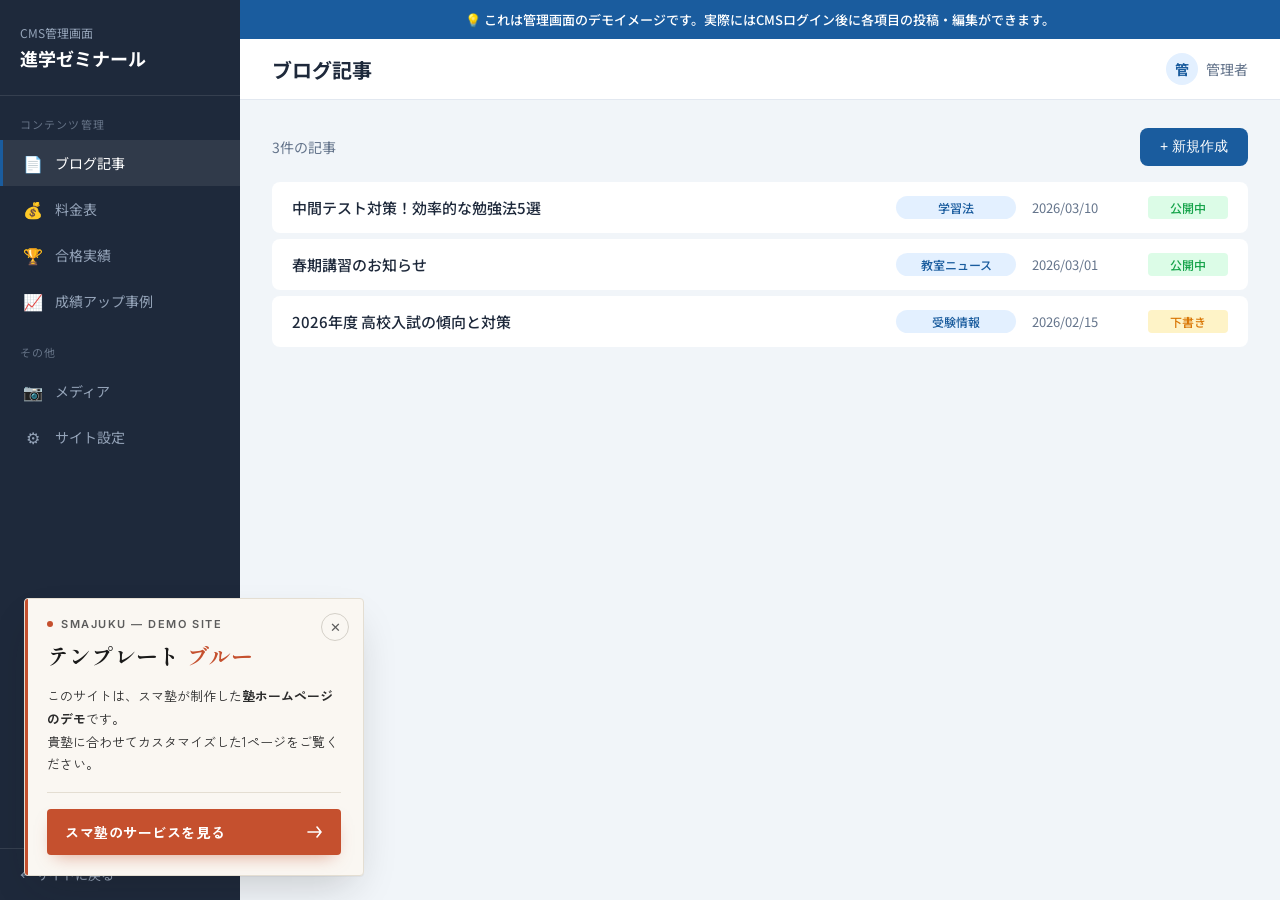
<file: admin/index.html>
<!DOCTYPE html>
<html lang="ja">
<head>
  <meta charset="UTF-8">
  <meta name="viewport" content="width=device-width, initial-scale=1.0">
  <title>管理画面 | 進学ゼミナール</title>
  <link rel="preconnect" href="https://fonts.googleapis.com">
  <link href="https://fonts.googleapis.com/css2?family=Noto+Sans+JP:wght@400;500;700&display=swap" rel="stylesheet">
  <style>
    *, *::before, *::after { box-sizing: border-box; margin: 0; padding: 0; }
    :root {
      --primary: #1a5c9e;
      --primary-light: #e3f0ff;
      --sidebar-bg: #1e293b;
      --sidebar-text: #94a3b8;
      --sidebar-active: #ffffff;
      --bg: #f1f5f9;
      --white: #ffffff;
      --text: #1e293b;
      --text-light: #64748b;
      --border: #e2e8f0;
      --radius: 8px;
      --danger: #ef4444;
    }
    body { font-family: 'Noto Sans JP', sans-serif; background: var(--bg); color: var(--text); display: flex; min-height: 100vh; }

    /* === Sidebar === */
    .sidebar { width: 240px; background: var(--sidebar-bg); color: var(--sidebar-text); flex-shrink: 0; display: flex; flex-direction: column; }
    .sidebar__logo { padding: 24px 20px; border-bottom: 1px solid rgba(255,255,255,0.1); }
    .sidebar__logo-text { font-size: 0.75rem; color: var(--sidebar-text); margin-bottom: 4px; }
    .sidebar__logo-name { font-size: 1.125rem; font-weight: 700; color: var(--sidebar-active); }
    .sidebar__section-label { font-size: 0.6875rem; color: var(--sidebar-text); padding: 20px 20px 8px; text-transform: uppercase; letter-spacing: 0.1em; opacity: 0.6; }
    .sidebar__nav { flex: 1; }
    .sidebar__item { display: flex; align-items: center; gap: 12px; padding: 11px 20px; font-size: 0.875rem; color: var(--sidebar-text); cursor: pointer; transition: all 0.2s; border-left: 3px solid transparent; }
    .sidebar__item:hover { background: rgba(255,255,255,0.05); color: var(--sidebar-active); }
    .sidebar__item.is-active { color: var(--sidebar-active); background: rgba(255,255,255,0.08); border-left-color: var(--primary); }
    .sidebar__icon { font-size: 1rem; width: 20px; text-align: center; }
    .sidebar__footer { padding: 16px 20px; border-top: 1px solid rgba(255,255,255,0.1); font-size: 0.8125rem; }
    .sidebar__footer a { color: var(--sidebar-text); text-decoration: none; }
    .sidebar__footer a:hover { color: var(--sidebar-active); }

    /* === Main === */
    .main { flex: 1; display: flex; flex-direction: column; min-width: 0; }
    .topbar { background: var(--white); border-bottom: 1px solid var(--border); padding: 14px 32px; display: flex; justify-content: space-between; align-items: center; }
    .topbar__title { font-size: 1.25rem; font-weight: 700; }
    .topbar__user { display: flex; align-items: center; gap: 8px; font-size: 0.875rem; color: var(--text-light); }
    .topbar__avatar { width: 32px; height: 32px; border-radius: 50%; background: var(--primary-light); display: flex; align-items: center; justify-content: center; font-size: 0.875rem; color: var(--primary); font-weight: 700; }
    .content { padding: 28px 32px; flex: 1; overflow-y: auto; }

    /* === Panel (show/hide) === */
    .panel { display: none; }
    .panel.is-active { display: block; }

    /* === Common List === */
    .list-header { display: flex; justify-content: space-between; align-items: center; margin-bottom: 16px; }
    .list-header__count { font-size: 0.875rem; color: var(--text-light); }
    .btn-new { display: inline-flex; align-items: center; gap: 6px; padding: 10px 20px; background: var(--primary); color: var(--white); border: none; border-radius: var(--radius); font-size: 0.875rem; font-weight: 500; cursor: pointer; }
    .btn-new:hover { opacity: 0.85; }

    .post-list { display: flex; flex-direction: column; }
    .post-item { display: grid; grid-template-columns: 1fr 120px 100px 80px; gap: 16px; align-items: center; padding: 14px 20px; background: var(--white); border-radius: var(--radius); cursor: pointer; transition: box-shadow 0.2s; margin-bottom: 6px; }
    .post-item:hover { box-shadow: 0 2px 8px rgba(0,0,0,0.08); }
    .post-item__title { font-weight: 500; font-size: 0.9375rem; }
    .post-item__category { display: inline-block; padding: 3px 10px; background: var(--primary-light); color: var(--primary); font-size: 0.75rem; font-weight: 500; border-radius: 20px; text-align: center; }
    .post-item__date { font-size: 0.8125rem; color: var(--text-light); }
    .post-item__status { font-size: 0.75rem; padding: 3px 8px; border-radius: 4px; text-align: center; font-weight: 500; }
    .post-item__status--published { background: #dcfce7; color: #16a34a; }
    .post-item__status--draft { background: #fef3c7; color: #d97706; }

    /* === Edit Form === */
    .edit-view { display: none; }
    .edit-view.is-active { display: block; }
    .list-view.is-hidden { display: none; }
    .edit-header { display: flex; justify-content: space-between; align-items: center; margin-bottom: 20px; }
    .edit-header__back { display: inline-flex; align-items: center; gap: 6px; background: none; border: none; color: var(--text-light); font-size: 0.875rem; cursor: pointer; }
    .edit-header__back:hover { color: var(--text); }
    .edit-header__actions { display: flex; gap: 8px; }
    .btn-save { padding: 10px 24px; background: var(--primary); color: var(--white); border: none; border-radius: var(--radius); font-size: 0.875rem; font-weight: 500; cursor: pointer; }
    .btn-save:hover { opacity: 0.85; }
    .btn-draft { padding: 10px 24px; background: var(--white); color: var(--text); border: 1px solid var(--border); border-radius: var(--radius); font-size: 0.875rem; cursor: pointer; }
    .edit-form { background: var(--white); border-radius: var(--radius); padding: 28px; }
    .form-group { margin-bottom: 20px; }
    .form-label { display: block; font-size: 0.8125rem; font-weight: 500; color: var(--text-light); margin-bottom: 6px; letter-spacing: 0.03em; }
    .form-input { width: 100%; padding: 10px 14px; border: 1px solid var(--border); border-radius: var(--radius); font-size: 0.9375rem; font-family: inherit; }
    .form-input:focus { outline: none; border-color: var(--primary); }
    .form-select { width: 200px; padding: 10px 14px; border: 1px solid var(--border); border-radius: var(--radius); font-size: 0.9375rem; font-family: inherit; background: var(--white); }
    .form-textarea { width: 100%; min-height: 200px; padding: 14px; border: 1px solid var(--border); border-radius: var(--radius); font-size: 0.9375rem; font-family: 'SFMono-Regular', Consolas, monospace; line-height: 1.8; resize: vertical; }
    .form-textarea:focus { outline: none; border-color: var(--primary); }
    .editor-toolbar { display: flex; gap: 4px; padding: 8px 12px; background: #f8fafc; border: 1px solid var(--border); border-bottom: none; border-radius: var(--radius) var(--radius) 0 0; }
    .editor-toolbar + .form-textarea { border-radius: 0 0 var(--radius) var(--radius); }
    .toolbar-btn { width: 32px; height: 32px; display: flex; align-items: center; justify-content: center; background: none; border: 1px solid transparent; border-radius: 4px; cursor: pointer; font-size: 0.875rem; color: var(--text-light); }
    .toolbar-btn:hover { background: var(--white); border-color: var(--border); color: var(--text); }
    .toolbar-sep { width: 1px; background: var(--border); margin: 4px 8px; }
    .form-image-upload { border: 2px dashed var(--border); border-radius: var(--radius); padding: 24px; text-align: center; color: var(--text-light); font-size: 0.875rem; cursor: pointer; }
    .form-image-upload:hover { border-color: var(--primary); }
    .form-image-upload__icon { font-size: 1.5rem; margin-bottom: 4px; }

    /* === Table Edit (料金・合格実績) === */
    .editable-table { width: 100%; border-collapse: collapse; background: var(--white); border-radius: var(--radius); overflow: hidden; }
    .editable-table th, .editable-table td { padding: 12px 16px; border: 1px solid var(--border); text-align: left; font-size: 0.875rem; }
    .editable-table thead th { background: #f8fafc; font-weight: 600; font-size: 0.8125rem; color: var(--text-light); }
    .editable-table input { width: 100%; border: none; font-size: 0.875rem; font-family: inherit; background: transparent; padding: 2px 0; }
    .editable-table input:focus { outline: none; background: var(--primary-light); border-radius: 3px; padding: 2px 4px; }
    .btn-add-row { display: inline-flex; align-items: center; gap: 4px; margin-top: 12px; padding: 8px 16px; background: var(--white); border: 1px dashed var(--border); border-radius: var(--radius); font-size: 0.8125rem; color: var(--text-light); cursor: pointer; }
    .btn-add-row:hover { border-color: var(--primary); color: var(--primary); }
    .btn-delete-row { background: none; border: none; color: var(--text-light); cursor: pointer; font-size: 1rem; padding: 2px 6px; }
    .btn-delete-row:hover { color: var(--danger); }

    /* === Score Card Grid === */
    .score-grid { display: grid; grid-template-columns: repeat(auto-fill, minmax(280px, 1fr)); gap: 12px; }
    .score-edit-card { background: var(--white); border: 1px solid var(--border); border-radius: var(--radius); padding: 16px; }
    .score-edit-card__row { display: flex; gap: 12px; margin-bottom: 8px; align-items: center; }
    .score-edit-card__row:last-child { margin-bottom: 0; }
    .score-edit-card label { font-size: 0.75rem; color: var(--text-light); min-width: 50px; }
    .score-edit-card input { flex: 1; padding: 6px 10px; border: 1px solid var(--border); border-radius: 4px; font-size: 0.875rem; font-family: inherit; }
    .score-edit-card input:focus { outline: none; border-color: var(--primary); }
    .score-edit-card select { padding: 6px 10px; border: 1px solid var(--border); border-radius: 4px; font-size: 0.875rem; }

    /* === Demo Banner === */
    .demo-banner { background: var(--primary); color: var(--white); text-align: center; padding: 10px 16px; font-size: 0.8125rem; font-weight: 500; }

    /* === モバイルタブバー（サイドバー代替） === */
    .mobile-tabs { display: none; }
    @media (max-width: 768px) {
      .mobile-tabs {
        display: flex; overflow-x: auto; gap: 0;
        background: #fff; border-bottom: 1px solid var(--border);
        padding: 0 4px; scrollbar-width: none;
        -webkit-overflow-scrolling: touch;
        position: sticky; top: 0; z-index: 20;
      }
      .mobile-tabs::-webkit-scrollbar { display: none; }
      .mobile-tab {
        flex: 0 0 auto; padding: 13px 14px;
        font-size: 0.8125rem; color: var(--text-sub);
        border: none; background: transparent; cursor: pointer;
        white-space: nowrap; border-bottom: 3px solid transparent;
        font-family: inherit; font-weight: 500;
        transition: color .15s, border-color .15s;
      }
      .mobile-tab.is-active {
        color: var(--primary);
        border-bottom-color: var(--primary);
        font-weight: 700;
      }
      .mobile-tab__icon { margin-right: 5px; }
    }

    /* === Responsive === */
    @media (max-width: 768px) {
      .sidebar { display: none; }
      .post-item { grid-template-columns: 1fr; gap: 6px; }
      .content { padding: 20px 16px; }
      .score-grid { grid-template-columns: 1fr; }
    }
  </style>
</head>
<body>
  <!-- Sidebar -->
  <aside class="sidebar">
    <div class="sidebar__logo">
      <p class="sidebar__logo-text">CMS管理画面</p>
      <p class="sidebar__logo-name">進学ゼミナール</p>
    </div>
    <nav class="sidebar__nav">
      <div class="sidebar__section-label">コンテンツ管理</div>
      <div class="sidebar__item is-active" onclick="switchPanel('blog', this)">
        <span class="sidebar__icon">&#128196;</span> ブログ記事
      </div>
      <div class="sidebar__item" onclick="switchPanel('price', this)">
        <span class="sidebar__icon">&#128176;</span> 料金表
      </div>
      <div class="sidebar__item" onclick="switchPanel('results', this)">
        <span class="sidebar__icon">&#127942;</span> 合格実績
      </div>
      <div class="sidebar__item" onclick="switchPanel('scores', this)">
        <span class="sidebar__icon">&#128200;</span> 成績アップ事例
      </div>
      <div class="sidebar__section-label">その他</div>
      <div class="sidebar__item" onclick="switchPanel('media', this)">
        <span class="sidebar__icon">&#128247;</span> メディア
      </div>
      <div class="sidebar__item" onclick="switchPanel('settings', this)">
        <span class="sidebar__icon">&#9881;</span> サイト設定
      </div>
    </nav>
    <div class="sidebar__footer">
      <a href="../">&#8592; サイトに戻る</a>
    </div>
  </aside>

  <!-- Main -->
  <div class="main">

    <!-- モバイル用タブナビ -->
    <nav class="mobile-tabs" id="mobileTabs" aria-label="管理画面ナビ"></nav>

    <div class="demo-banner">&#128161; これは管理画面のデモイメージです。実際にはCMSログイン後に各項目の投稿・編集ができます。</div>
    <div class="topbar">
      <h1 class="topbar__title" id="topbarTitle">ブログ記事</h1>
      <div class="topbar__user"><div class="topbar__avatar">管</div> 管理者</div>
    </div>

    <div class="content">

      <!-- ===== 1. ブログ記事 ===== -->
      <div class="panel is-active" id="panel-blog">
        <div class="list-view" id="blogList">
          <div class="list-header">
            <span class="list-header__count">3件の記事</span>
            <button class="btn-new" onclick="showBlogEdit()">&#43; 新規作成</button>
          </div>
          <div class="post-list">
            <div class="post-item" onclick="showBlogEdit()">
              <span class="post-item__title">中間テスト対策！効率的な勉強法5選</span>
              <span class="post-item__category">学習法</span>
              <span class="post-item__date">2026/03/10</span>
              <span class="post-item__status post-item__status--published">公開中</span>
            </div>
            <div class="post-item" onclick="showBlogEdit()">
              <span class="post-item__title">春期講習のお知らせ</span>
              <span class="post-item__category">教室ニュース</span>
              <span class="post-item__date">2026/03/01</span>
              <span class="post-item__status post-item__status--published">公開中</span>
            </div>
            <div class="post-item" onclick="showBlogEdit()">
              <span class="post-item__title">2026年度 高校入試の傾向と対策</span>
              <span class="post-item__category">受験情報</span>
              <span class="post-item__date">2026/02/15</span>
              <span class="post-item__status post-item__status--draft">下書き</span>
            </div>
          </div>
        </div>
        <div class="edit-view" id="blogEdit">
          <div class="edit-header">
            <button class="edit-header__back" onclick="hideBlogEdit()">&#8592; 記事一覧に戻る</button>
            <div class="edit-header__actions">
              <button class="btn-draft">下書き保存</button>
              <button class="btn-save">公開する</button>
            </div>
          </div>
          <div class="edit-form">
            <div class="form-group">
              <label class="form-label">タイトル</label>
              <input type="text" class="form-input" value="中間テスト対策！効率的な勉強法5選" />
            </div>
            <div class="form-group" style="display:flex; gap:24px; flex-wrap:wrap;">
              <div><label class="form-label">カテゴリ</label><select class="form-select"><option selected>学習法</option><option>教室ニュース</option><option>受験情報</option><option>イベント</option></select></div>
              <div><label class="form-label">公開日</label><input type="date" class="form-select" value="2026-03-10" /></div>
            </div>
            <div class="form-group">
              <label class="form-label">アイキャッチ画像</label>
              <div class="form-image-upload"><div class="form-image-upload__icon">&#128247;</div>画像をドラッグ＆ドロップ、またはクリックしてアップロード</div>
            </div>
            <div class="form-group">
              <label class="form-label">本文（マークダウン）</label>
              <div class="editor-toolbar">
                <button class="toolbar-btn" title="太字"><b>B</b></button>
                <button class="toolbar-btn" title="斜体"><i>I</i></button>
                <button class="toolbar-btn" title="リンク">&#128279;</button>
                <div class="toolbar-sep"></div>
                <button class="toolbar-btn" title="見出し">H</button>
                <button class="toolbar-btn" title="リスト">&#9776;</button>
                <button class="toolbar-btn" title="画像">&#128247;</button>
              </div>
              <textarea class="form-textarea">## 中間テスト対策のポイント

中間テストまであと2週間。効率的な勉強法で点数アップを目指しましょう！

### 1. 計画を立てる
まずはテスト範囲を確認し、科目ごとの学習計画を立てましょう。

### 2. 教科書の音読
教科書を声に出して読むことで、記憶の定着率が大幅にアップします。

### 3. 問題集を繰り返す
同じ問題集を3回繰り返すことが、最も効果的な勉強法です。</textarea>
            </div>
          </div>
        </div>
      </div>

      <!-- ===== 2. 料金表 ===== -->
      <div class="panel" id="panel-price">
        <div class="list-header">
          <span class="list-header__count">コース別料金表</span>
          <button class="btn-save">変更を保存</button>
        </div>
        <table class="editable-table">
          <thead>
            <tr><th>学年</th><th>週1回（月4回）</th><th>週2回（月8回）</th><th>週3回（月12回）</th><th></th></tr>
          </thead>
          <tbody>
            <tr><td><input value="小学4〜6年" /></td><td><input value="5,500円" /></td><td><input value="9,000円" /></td><td><input value="12,000円" /></td><td><button class="btn-delete-row">&#10005;</button></td></tr>
            <tr><td><input value="中学1年" /></td><td><input value="—" /></td><td><input value="19,000円" /></td><td><input value="26,000円" /></td><td><button class="btn-delete-row">&#10005;</button></td></tr>
            <tr><td><input value="中学2年" /></td><td><input value="—" /></td><td><input value="19,000円" /></td><td><input value="26,000円" /></td><td><button class="btn-delete-row">&#10005;</button></td></tr>
            <tr><td><input value="中学3年" /></td><td><input value="—" /></td><td><input value="22,000円" /></td><td><input value="28,000円" /></td><td><button class="btn-delete-row">&#10005;</button></td></tr>
            <tr><td><input value="高校生" /></td><td><input value="—" /></td><td><input value="25,000円" /></td><td><input value="30,000円" /></td><td><button class="btn-delete-row">&#10005;</button></td></tr>
          </tbody>
        </table>
        <button class="btn-add-row">&#43; 行を追加</button>

        <div style="margin-top:32px;">
          <div class="form-group">
            <label class="form-label">料金の注記</label>
            <textarea class="form-textarea" style="min-height:120px;">※1コマ：100分（小学生は50分）
※入会金：22,000円（税込）
※システム管理費：2,970円/月
※教材費は別途
※金額はすべて税込です</textarea>
          </div>
        </div>
      </div>

      <!-- ===== 3. 合格実績 ===== -->
      <div class="panel" id="panel-results">
        <div class="list-header">
          <span class="list-header__count">合格実績の管理</span>
          <button class="btn-save">変更を保存</button>
        </div>
        <div class="edit-form">
          <div class="form-group">
            <label class="form-label">リード文</label>
            <input type="text" class="form-input" value="指導歴15年のプロ講師が直接指導。毎年多くの生徒が志望校に合格しています。" />
          </div>
          <div class="form-group">
            <label class="form-label">国公立高校</label>
            <textarea class="form-textarea" style="min-height:80px;">春日丘高校・豊中高校・箕面高校・千里高校・池田高校 他</textarea>
          </div>
          <div class="form-group">
            <label class="form-label">私立高校</label>
            <textarea class="form-textarea" style="min-height:80px;">関西大学第一高校・大阪桐蔭高校・近畿大学附属高校・常翔学園高校 他</textarea>
          </div>
          <div class="form-group">
            <label class="form-label">大学合格実績（任意）</label>
            <textarea class="form-textarea" style="min-height:80px;"></textarea>
          </div>
        </div>
      </div>

      <!-- ===== 4. 成績アップ事例 ===== -->
      <div class="panel" id="panel-scores">
        <div class="list-header">
          <span class="list-header__count">6件の事例</span>
          <div style="display:flex; gap:8px;">
            <button class="btn-new">&#43; 事例を追加</button>
            <button class="btn-save">変更を保存</button>
          </div>
        </div>
        <div class="score-grid">
          <div class="score-edit-card">
            <div class="score-edit-card__row"><label>生徒</label><input value="A中2年" /></div>
            <div class="score-edit-card__row"><label>科目</label><select><option selected>5教科</option><option>英語</option><option>数学</option><option>国語</option><option>理科</option><option>社会</option></select></div>
            <div class="score-edit-card__row"><label>UP点</label><input value="62" style="width:80px;" /><span style="font-size:0.875rem;color:var(--text-light);">点UP</span></div>
          </div>
          <div class="score-edit-card">
            <div class="score-edit-card__row"><label>生徒</label><input value="B中3年" /></div>
            <div class="score-edit-card__row"><label>科目</label><select><option>5教科</option><option selected>英語</option><option>数学</option><option>国語</option><option>理科</option><option>社会</option></select></div>
            <div class="score-edit-card__row"><label>UP点</label><input value="35" style="width:80px;" /><span style="font-size:0.875rem;color:var(--text-light);">点UP</span></div>
          </div>
          <div class="score-edit-card">
            <div class="score-edit-card__row"><label>生徒</label><input value="C中1年" /></div>
            <div class="score-edit-card__row"><label>科目</label><select><option>5教科</option><option>英語</option><option selected>数学</option><option>国語</option><option>理科</option><option>社会</option></select></div>
            <div class="score-edit-card__row"><label>UP点</label><input value="28" style="width:80px;" /><span style="font-size:0.875rem;color:var(--text-light);">点UP</span></div>
          </div>
          <div class="score-edit-card">
            <div class="score-edit-card__row"><label>生徒</label><input value="A中2年" /></div>
            <div class="score-edit-card__row"><label>科目</label><select><option>5教科</option><option>英語</option><option>数学</option><option selected>国語</option><option>理科</option><option>社会</option></select></div>
            <div class="score-edit-card__row"><label>UP点</label><input value="22" style="width:80px;" /><span style="font-size:0.875rem;color:var(--text-light);">点UP</span></div>
          </div>
          <div class="score-edit-card">
            <div class="score-edit-card__row"><label>生徒</label><input value="B中3年" /></div>
            <div class="score-edit-card__row"><label>科目</label><select><option>5教科</option><option>英語</option><option>数学</option><option>国語</option><option selected>理科</option><option>社会</option></select></div>
            <div class="score-edit-card__row"><label>UP点</label><input value="31" style="width:80px;" /><span style="font-size:0.875rem;color:var(--text-light);">点UP</span></div>
          </div>
          <div class="score-edit-card">
            <div class="score-edit-card__row"><label>生徒</label><input value="C中2年" /></div>
            <div class="score-edit-card__row"><label>科目</label><select><option>5教科</option><option>英語</option><option>数学</option><option>国語</option><option>理科</option><option selected>社会</option></select></div>
            <div class="score-edit-card__row"><label>UP点</label><input value="19" style="width:80px;" /><span style="font-size:0.875rem;color:var(--text-light);">点UP</span></div>
          </div>
        </div>
      </div>

      <!-- ===== 5. メディア ===== -->
      <div class="panel" id="panel-media">
        <div class="list-header">
          <span class="list-header__count">アップロード済み画像</span>
          <button class="btn-new">&#43; アップロード</button>
        </div>
        <div style="display:grid; grid-template-columns: repeat(auto-fill, minmax(150px,1fr)); gap:12px;">
          <div style="aspect-ratio:1; background: var(--border); border-radius:var(--radius); display:flex; align-items:center; justify-content:center; color:var(--text-light); font-size:0.8125rem;">hero-main.jpg</div>
          <div style="aspect-ratio:1; background: var(--border); border-radius:var(--radius); display:flex; align-items:center; justify-content:center; color:var(--text-light); font-size:0.8125rem;">classroom-01.jpg</div>
          <div style="aspect-ratio:1; background: var(--border); border-radius:var(--radius); display:flex; align-items:center; justify-content:center; color:var(--text-light); font-size:0.8125rem;">classroom-02.jpg</div>
          <div style="aspect-ratio:1; background: var(--border); border-radius:var(--radius); display:flex; align-items:center; justify-content:center; color:var(--text-light); font-size:0.8125rem;">teacher-01.jpg</div>
          <div style="aspect-ratio:1; background: var(--border); border-radius:var(--radius); display:flex; align-items:center; justify-content:center; color:var(--text-light); font-size:0.8125rem;">blog-thumb-01.jpg</div>
        </div>
      </div>

      <!-- ===== 6. サイト設定 ===== -->
      <div class="panel" id="panel-settings">
        <div class="list-header">
          <span class="list-header__count">基本設定</span>
          <button class="btn-save">変更を保存</button>
        </div>
        <div class="edit-form">
          <div class="form-group"><label class="form-label">塾名</label><input type="text" class="form-input" value="進学ゼミナール" /></div>
          <div class="form-group"><label class="form-label">キャッチコピー</label><input type="text" class="form-input" value="一人ひとりの「わかった！」を大切に。" /></div>
          <div class="form-group"><label class="form-label">電話番号</label><input type="text" class="form-input" value="06-1234-5678" /></div>
          <div class="form-group"><label class="form-label">住所</label><input type="text" class="form-input" value="〒541-0053 大阪府大阪市中央区本町3-1-2 本町ビル2F" /></div>
          <div class="form-group" style="display:flex; gap:24px; flex-wrap:wrap;">
            <div style="flex:1; min-width:200px;"><label class="form-label">営業時間</label><input type="text" class="form-input" value="平日 14:00〜22:00 / 土曜 10:00〜18:00" /></div>
            <div style="flex:1; min-width:200px;"><label class="form-label">定休日</label><input type="text" class="form-input" value="日曜・祝日" /></div>
          </div>
        </div>
      </div>

    </div>
  </div>

  <script>
    function switchPanel(name, el) {
      document.querySelectorAll('.panel').forEach(p => p.classList.remove('is-active'));
      document.getElementById('panel-' + name).classList.add('is-active');
      document.querySelectorAll('.sidebar__item').forEach(i => i.classList.remove('is-active'));
      el.classList.add('is-active');
      const titles = { blog:'ブログ記事', price:'料金表', results:'合格実績', scores:'成績アップ事例', media:'メディア', settings:'サイト設定' };
      document.getElementById('topbarTitle').textContent = titles[name] || name;
      hideBlogEdit();
    }
    function showBlogEdit() {
      document.getElementById('blogList').classList.add('is-hidden');
      document.getElementById('blogEdit').classList.add('is-active');
    }
    function hideBlogEdit() {
      document.getElementById('blogList').classList.remove('is-hidden');
      document.getElementById('blogEdit').classList.remove('is-active');
    }
  </script>

<script>window.SMAJUKU_TEMPLATE = "ブルー";</script>
<script src="../js/sma-juku-badge.js"></script>

<script>
  (function () {
    var nav = document.getElementById('mobileTabs');
    if (!nav) return;
    var items = document.querySelectorAll('.sidebar__item');
    items.forEach(function (item) {
      var onclick = item.getAttribute('onclick') || '';
      var m = onclick.match(/switchPanel\('([^']+)'/);
      if (!m) return;
      var panelKey = m[1];
      var iconEl = item.querySelector('.sidebar__icon');
      var iconHTML = iconEl ? iconEl.innerHTML : '';
      var label = item.textContent.trim();
      var btn = document.createElement('button');
      btn.type = 'button';
      btn.className = 'mobile-tab' + (item.classList.contains('is-active') ? ' is-active' : '');
      btn.innerHTML = '<span class="mobile-tab__icon">' + iconHTML + '</span>' + label;
      btn.addEventListener('click', function () {
        if (typeof switchPanel === 'function') {
          switchPanel(panelKey, item);
        }
        document.querySelectorAll('.mobile-tab').forEach(function (t) { t.classList.remove('is-active'); });
        btn.classList.add('is-active');
      });
      nav.appendChild(btn);
    });
  })();
</script>

</body>
</html>
</file>
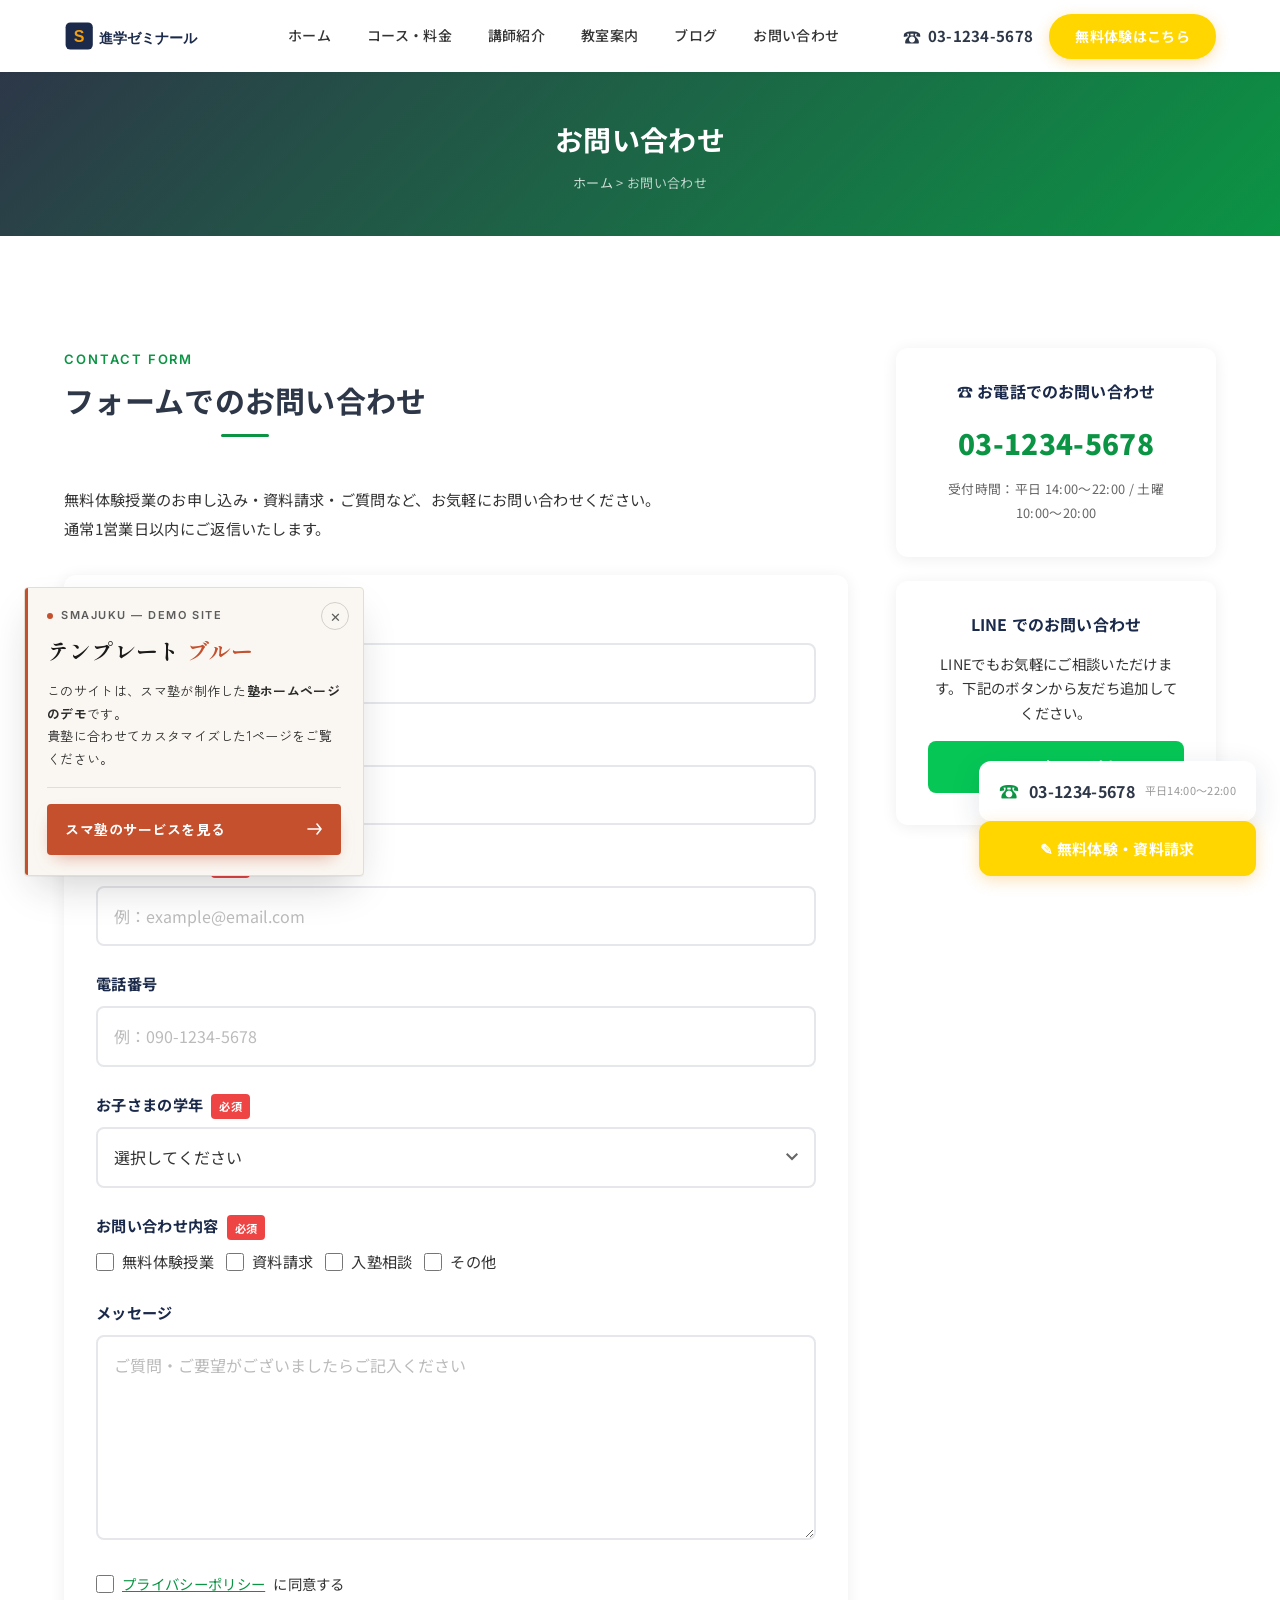
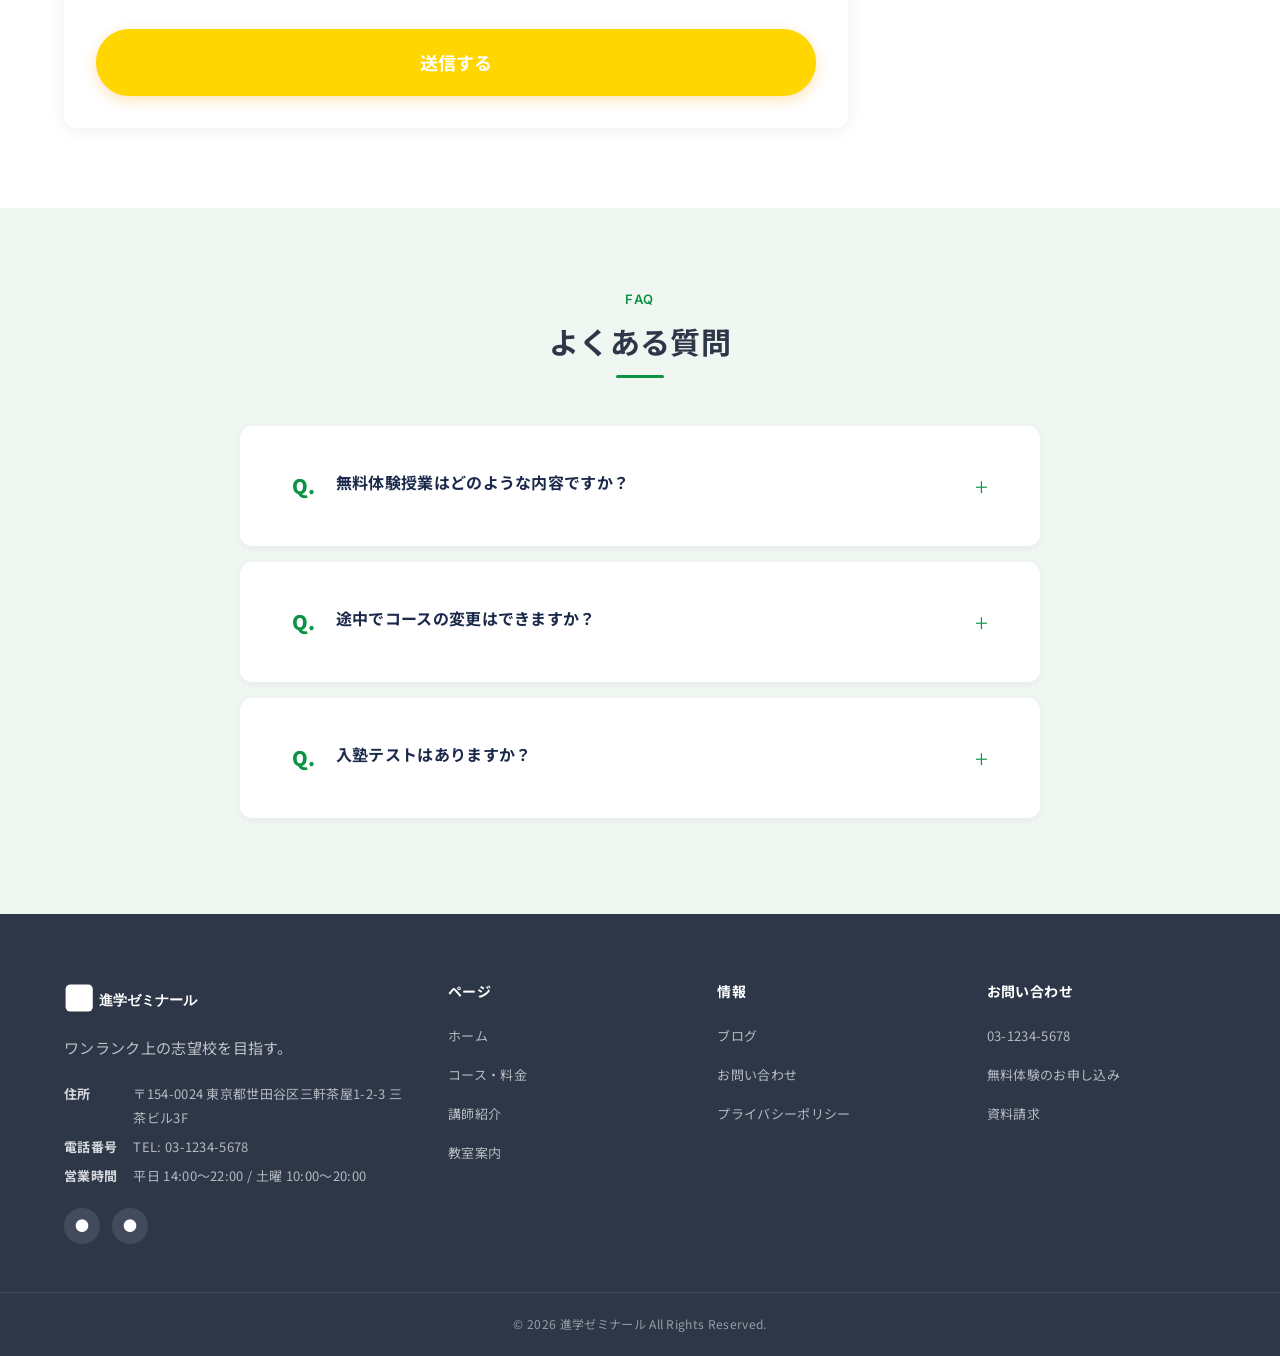
<file: contact/index.html>
<!DOCTYPE html>
<html lang="ja">
<head>
  <meta charset="UTF-8">
  <meta name="viewport" content="width=device-width, initial-scale=1.0">
  <title>お問い合わせ｜進学ゼミナール</title>
  <meta name="description" content="進学ゼミナールへのお問い合わせ・無料体験のお申し込みはこちら。お気軽にご相談ください。">
  <link rel="icon" href="../favicon.svg" type="image/svg+xml">
  <link rel="preconnect" href="https://fonts.googleapis.com">
  <link rel="preconnect" href="https://fonts.gstatic.com" crossorigin>
  <link href="https://fonts.googleapis.com/css2?family=Noto+Sans+JP:wght@400;500;700;900&display=swap" rel="stylesheet">
  <link rel="stylesheet" href="../css/reset.css">
  <link rel="stylesheet" href="../css/global.css">
  <link rel="stylesheet" href="../css/components.css">
  <link rel="stylesheet" href="../css/header.css">
  <link rel="stylesheet" href="../css/footer.css">
  <link rel="stylesheet" href="../css/cta-bar.css">
  <link rel="stylesheet" href="../css/pages/contact.css">
  <script src="https://identity.netlify.com/v1/netlify-identity-widget.js"></script>
</head>
<body class="has-header has-cta-bar">
  <header class="header">
    <div class="header__inner">
      <div class="header__logo"><a href="../"><img src="../images/logo.svg" alt="進学ゼミナール" width="200" height="50"></a></div>
      <nav class="header__nav" aria-label="メインナビゲーション">
        <a href="../" class="header__nav-link">ホーム</a>
        <a href="../courses/" class="header__nav-link">コース・料金</a>
        <a href="../teachers/" class="header__nav-link">講師紹介</a>
        <a href="../access/" class="header__nav-link">教室案内</a>
        <a href="../blog/" class="header__nav-link">ブログ</a>
        <a href="./" class="header__nav-link">お問い合わせ</a>
      </nav>
      <div class="header__actions">
        <a href="tel:03-1234-5678" class="header__phone"><span class="header__phone-icon">&#9742;</span>03-1234-5678</a>
        <a href="./" class="btn btn--primary header__cta">無料体験はこちら</a>
      </div>
      <button class="hamburger" aria-label="メニューを開く" aria-expanded="false">
        <span class="hamburger__line"></span><span class="hamburger__line"></span><span class="hamburger__line"></span>
      </button>
    </div>
  </header>
  <nav class="mobile-menu" aria-label="モバイルナビゲーション">
    <a href="../" class="mobile-menu__link">ホーム</a>
    <a href="../courses/" class="mobile-menu__link">コース・料金</a>
    <a href="../teachers/" class="mobile-menu__link">講師紹介</a>
    <a href="../access/" class="mobile-menu__link">教室案内</a>
    <a href="../blog/" class="mobile-menu__link">ブログ</a>
    <a href="./" class="mobile-menu__link">お問い合わせ</a>
    <a href="tel:03-1234-5678" class="mobile-menu__phone"><span>&#9742;</span> 03-1234-5678</a>
    <a href="./" class="btn btn--primary btn--block mobile-menu__cta">無料体験を申し込む</a>
  </nav>
  <main>
    <div class="page-header">
      <div class="container">
        <h1 class="page-header__title">お問い合わせ</h1>
        <p class="page-header__breadcrumb"><a href="../">ホーム</a> &gt; お問い合わせ</p>
      </div>
    </div>

    <section class="section" id="contact-form">
      <div class="container">
        <div class="contact-layout">
          <div class="contact-layout__main">
            <div class="section-title section-title--left">
              <span class="section-title__label">Contact Form</span>
              <h2 class="section-title__heading">フォームでのお問い合わせ</h2>
            </div>
            <p class="contact-lead">無料体験授業のお申し込み・資料請求・ご質問など、お気軽にお問い合わせください。<br>通常1営業日以内にご返信いたします。</p>

            <!-- ★差替え：フォーム -->
            <form class="form" name="contact" method="POST" data-netlify="true" netlify-honeypot="bot-field">
              <input type="hidden" name="form-name" value="contact">
              <p class="hidden" style="display:none"><label>Don't fill this out: <input name="bot-field"></label></p>

              <div class="form__group">
                <label class="form__label" for="name">お名前（保護者様）<span class="form__required">必須</span></label>
                <input type="text" id="name" name="name" class="form__input" placeholder="例：田中 太郎" required>
              </div>

              <div class="form__group">
                <label class="form__label" for="furigana">ふりがな<span class="form__required">必須</span></label>
                <input type="text" id="furigana" name="furigana" class="form__input" placeholder="例：たなか たろう" required>
              </div>

              <div class="form__group">
                <label class="form__label" for="email">メールアドレス<span class="form__required">必須</span></label>
                <input type="email" id="email" name="email" class="form__input" placeholder="例：example@email.com" required>
              </div>

              <div class="form__group">
                <label class="form__label" for="phone">電話番号</label>
                <input type="tel" id="phone" name="phone" class="form__input" placeholder="例：090-1234-5678">
              </div>

              <!-- ★差替え：学年選択肢 -->
              <div class="form__group">
                <label class="form__label" for="grade">お子さまの学年<span class="form__required">必須</span></label>
                <select id="grade" name="grade" class="form__select" required>
                  <option value="">選択してください</option>
                  <option value="小学4年">小学4年</option>
                  <option value="小学5年">小学5年</option>
                  <option value="小学6年">小学6年</option>
                  <option value="中学1年">中学1年</option>
                  <option value="中学2年">中学2年</option>
                  <option value="中学3年">中学3年</option>
                  <option value="高校1年">高校1年</option>
                  <option value="高校2年">高校2年</option>
                  <option value="高校3年">高校3年</option>
                  <option value="その他">その他</option>
                </select>
              </div>

              <!-- ★差替え：お問い合わせ種別 -->
              <div class="form__group">
                <label class="form__label">お問い合わせ内容<span class="form__required">必須</span></label>
                <div class="form__checkboxes">
                  <label class="form__checkbox"><input type="checkbox" name="inquiry[]" value="無料体験授業"> 無料体験授業</label>
                  <label class="form__checkbox"><input type="checkbox" name="inquiry[]" value="資料請求"> 資料請求</label>
                  <label class="form__checkbox"><input type="checkbox" name="inquiry[]" value="入塾相談"> 入塾相談</label>
                  <label class="form__checkbox"><input type="checkbox" name="inquiry[]" value="その他"> その他</label>
                </div>
              </div>

              <div class="form__group">
                <label class="form__label" for="message">メッセージ</label>
                <textarea id="message" name="message" class="form__textarea" rows="6" placeholder="ご質問・ご要望がございましたらご記入ください"></textarea>
              </div>

              <div class="form__group">
                <label class="form__checkbox form__checkbox--privacy">
                  <input type="checkbox" name="privacy" required>
                  <a href="#" target="_blank">プライバシーポリシー</a>に同意する
                </label>
              </div>

              <div class="form__actions">
                <button type="submit" class="btn btn--primary btn--lg btn--block">送信する</button>
              </div>
            </form>
          </div>

          <div class="contact-layout__sidebar">
            <!-- ★差替え：電話問い合わせ -->
            <div class="contact-sidebar-card">
              <h3 class="contact-sidebar-card__title">&#9742; お電話でのお問い合わせ</h3>
              <a href="tel:03-1234-5678" class="contact-sidebar-card__phone">03-1234-5678</a>
              <p class="contact-sidebar-card__time">受付時間：平日 14:00〜22:00 / 土曜 10:00〜20:00</p>
            </div>

            <!-- ★差替え：LINE問い合わせ -->
            <div class="contact-sidebar-card">
              <h3 class="contact-sidebar-card__title">LINE でのお問い合わせ</h3>
              <p class="contact-sidebar-card__text">LINEでもお気軽にご相談いただけます。下記のボタンから友だち追加してください。</p>
              <a href="#" class="btn btn--line btn--block">LINEで友だち追加</a>
            </div>
          </div>
        </div>
      </div>
    </section>

    <!-- ★差替え：よくある質問 -->
    <section class="section section--bg" id="faq">
      <div class="container">
        <div class="section-title">
          <span class="section-title__label">FAQ</span>
          <h2 class="section-title__heading">よくある質問</h2>
        </div>
        <div class="faq-list">
          <details class="faq-item">
            <summary class="faq-item__question">無料体験授業はどのような内容ですか？</summary>
            <div class="faq-item__answer">
              <p>実際の授業と同じ形式で、1コマ分（小学生50分、中高生80分）の授業を無料で体験いただけます。お子さまの現在の学力を把握した上で、最適なコースをご提案いたします。</p>
            </div>
          </details>
          <details class="faq-item">
            <summary class="faq-item__question">途中でコースの変更はできますか？</summary>
            <div class="faq-item__answer">
              <p>はい、可能です。月単位でコースの変更（回数の増減・科目変更など）を承っております。お子さまの状況に合わせて柔軟に対応いたしますので、お気軽にご相談ください。</p>
            </div>
          </details>
          <details class="faq-item">
            <summary class="faq-item__question">入塾テストはありますか？</summary>
            <div class="faq-item__answer">
              <p>入塾テストはございません。ただし、お子さまの現在の学力を把握するため、簡単な学力診断テストを受けていただいております。このテストの結果をもとに、最適な学習プランをご提案いたします。</p>
            </div>
          </details>
        </div>
      </div>
    </section>
  </main>

  <footer class="footer">
    <div class="footer__inner">
      <div class="footer__brand">
        <div class="footer__logo"><img src="../images/logo.svg" alt="進学ゼミナール" width="200" height="50"></div>
        <p class="footer__catchcopy">ワンランク上の志望校を目指す。</p>
        <dl class="footer__info"><dt>住所</dt><dd>〒154-0024 東京都世田谷区三軒茶屋1-2-3 三茶ビル3F</dd><dt>電話番号</dt><dd>TEL: 03-1234-5678</dd><dt>営業時間</dt><dd>平日 14:00〜22:00 / 土曜 10:00〜20:00</dd></dl>
        <div class="footer__sns"><a href="#" aria-label="Instagram">&#9679;</a><a href="#" aria-label="LINE">&#9679;</a></div>
      </div>
      <div><p class="footer__nav-title">ページ</p><ul class="footer__nav-list"><li><a href="../">ホーム</a></li><li><a href="../courses/">コース・料金</a></li><li><a href="../teachers/">講師紹介</a></li><li><a href="../access/">教室案内</a></li></ul></div>
      <div><p class="footer__nav-title">情報</p><ul class="footer__nav-list"><li><a href="../blog/">ブログ</a></li><li><a href="./">お問い合わせ</a></li><li><a href="#">プライバシーポリシー</a></li></ul></div>
      <div><p class="footer__nav-title">お問い合わせ</p><ul class="footer__nav-list"><li><a href="tel:03-1234-5678">03-1234-5678</a></li><li><a href="./">無料体験のお申し込み</a></li><li><a href="./">資料請求</a></li></ul></div>
    </div>
    <div class="footer__bottom"><p class="footer__copyright">&copy; 2026 進学ゼミナール All Rights Reserved.</p></div>
  </footer>
  <div class="cta-bar">
    <div class="cta-bar__inner">
      <a href="tel:03-1234-5678" class="cta-bar__phone"><span class="cta-bar__phone-icon">&#9742;</span><span class="cta-bar__phone-number">03-1234-5678</span><span class="cta-bar__phone-time">平日14:00〜22:00</span></a>
      <a href="./" class="cta-bar__button">&#9998; 無料体験・資料請求</a>
    </div>
  </div>
  <script src="../js/main.js"></script>

<script>window.SMAJUKU_TEMPLATE = "ブルー";</script>
<script src="../js/sma-juku-badge.js"></script>
</body>
</html>
</file>
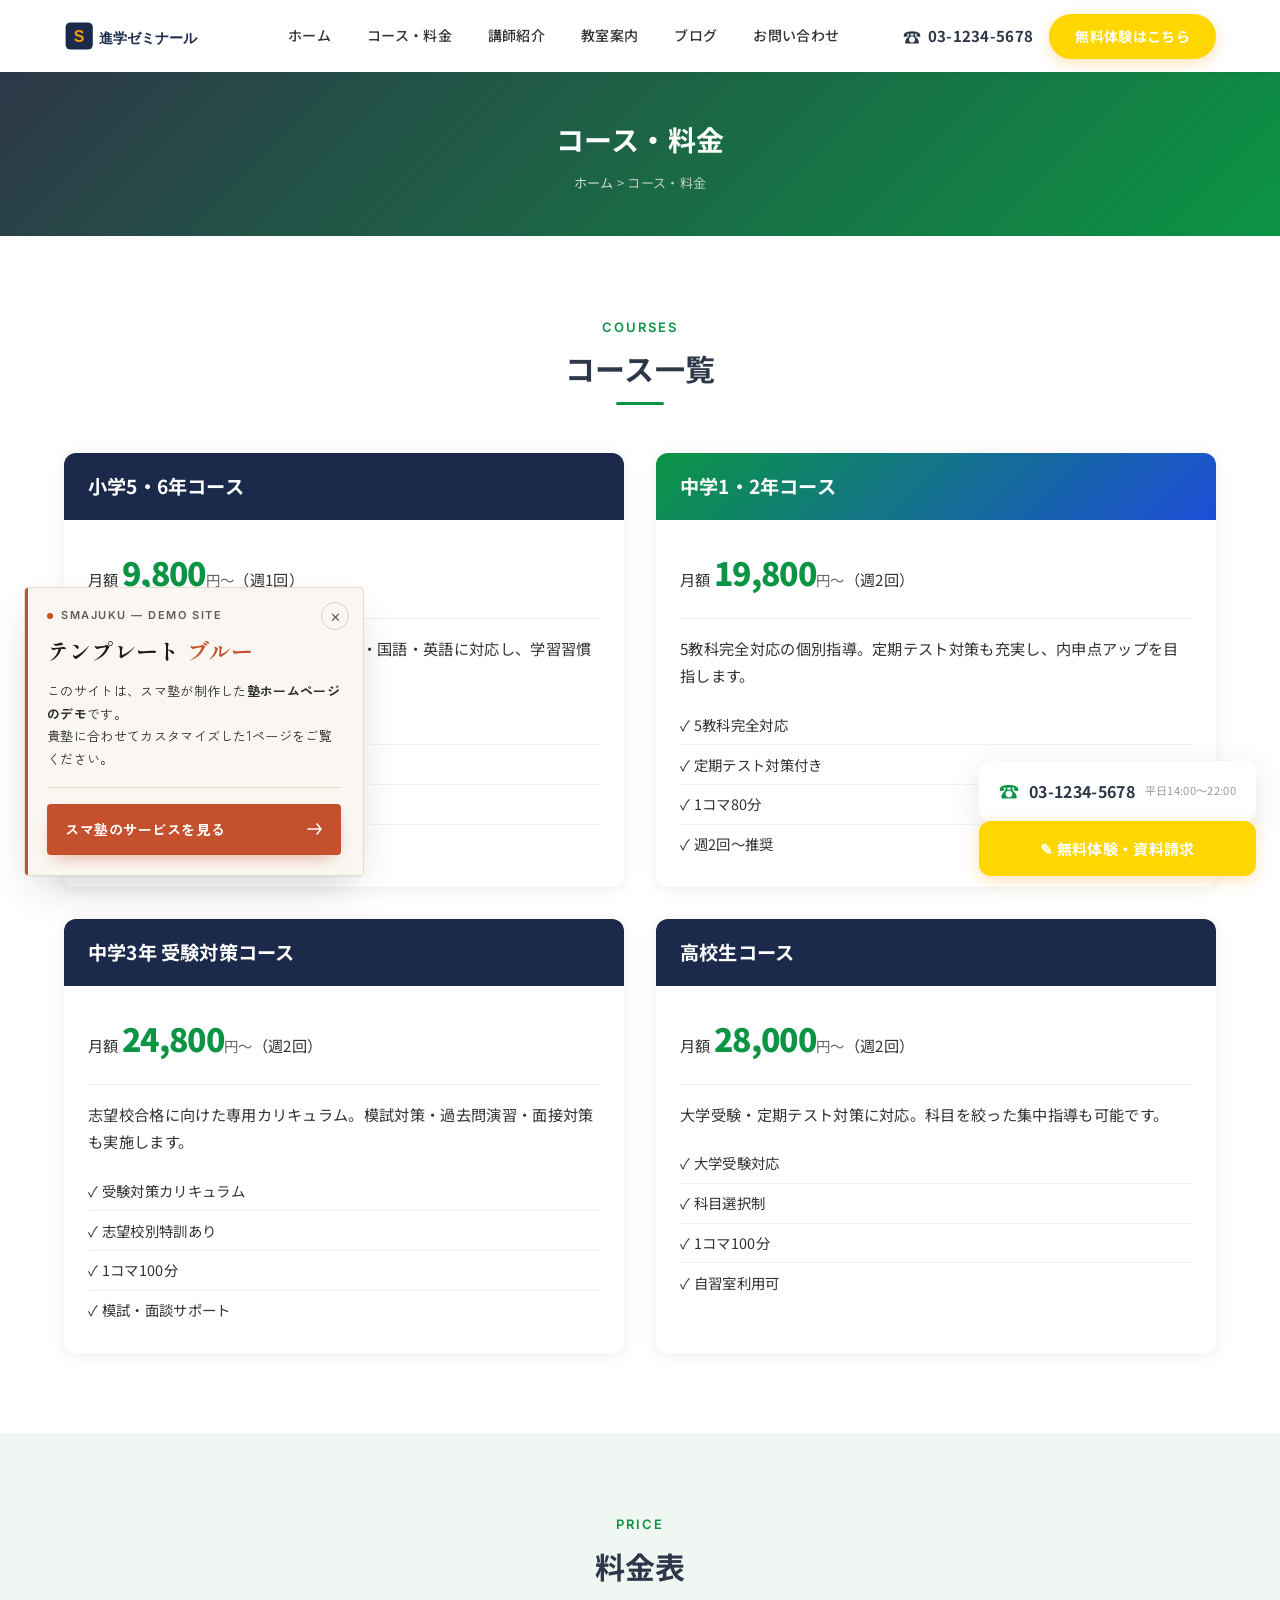
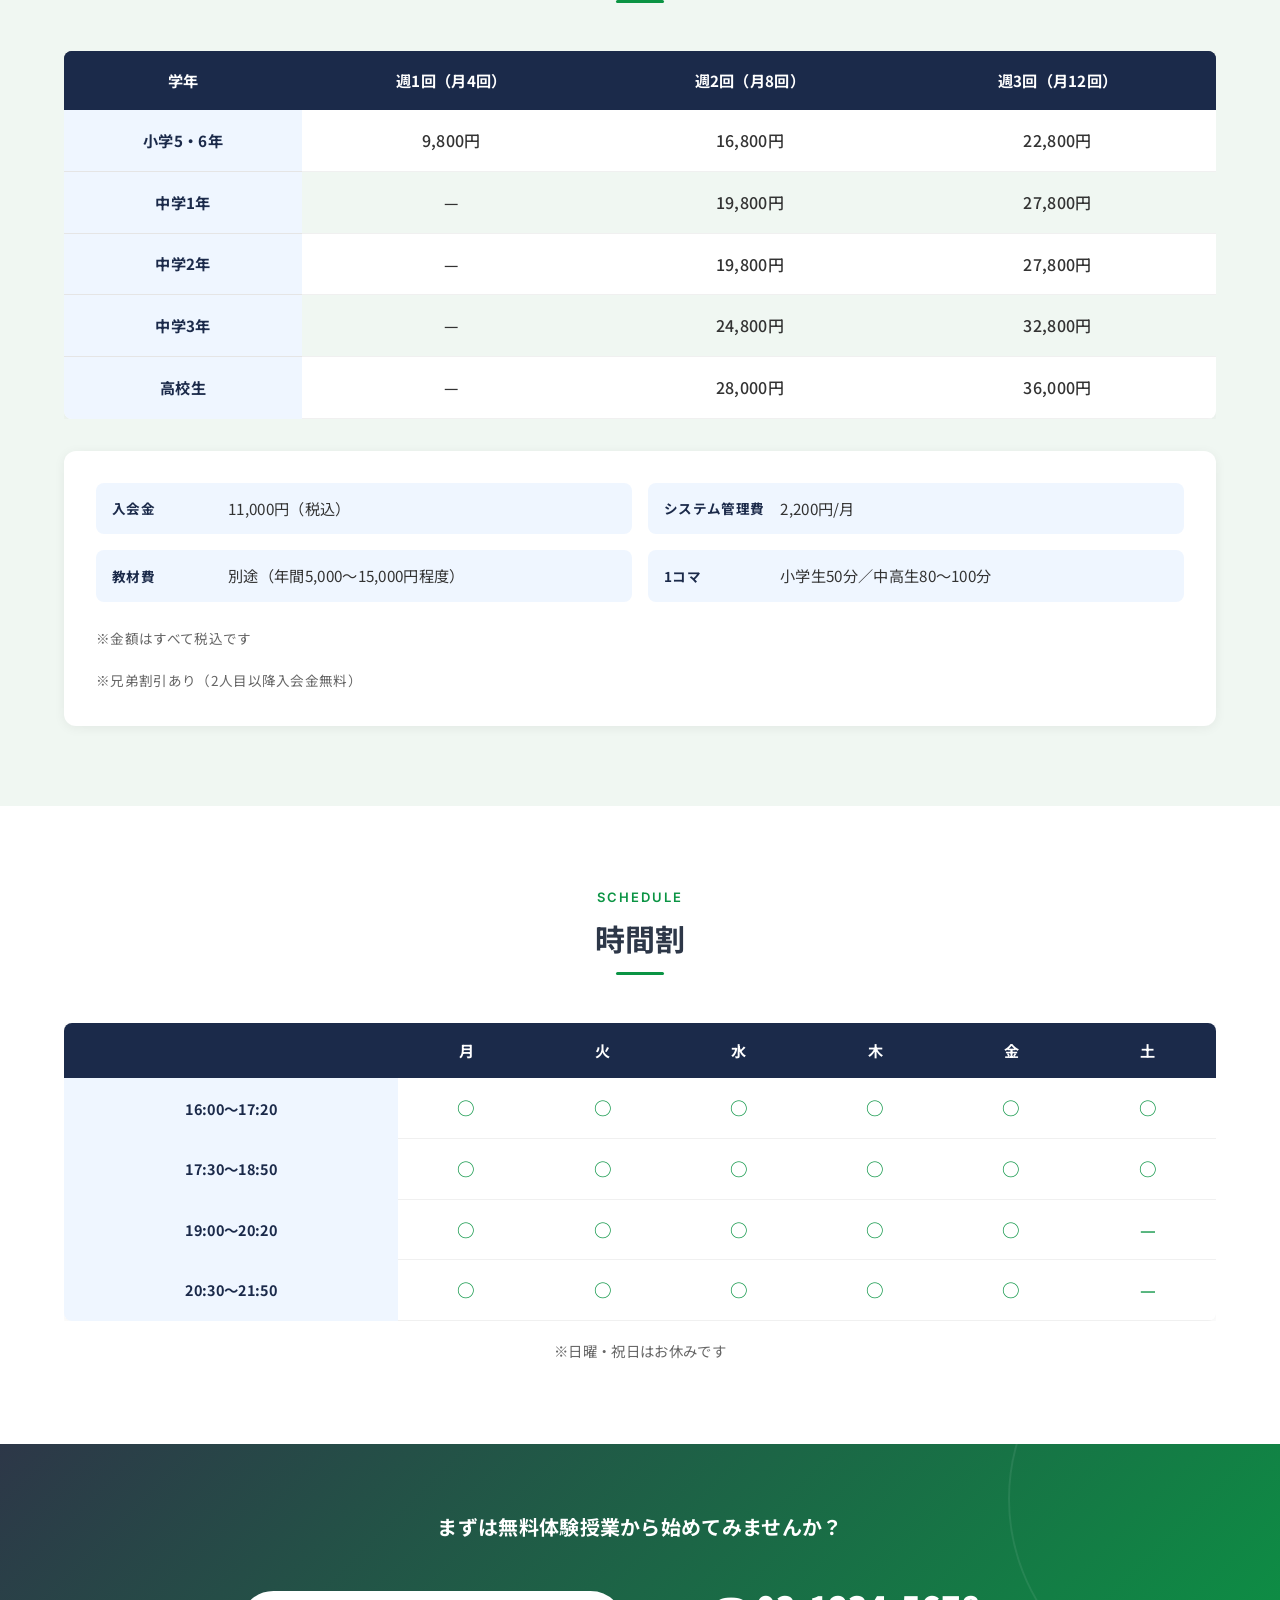
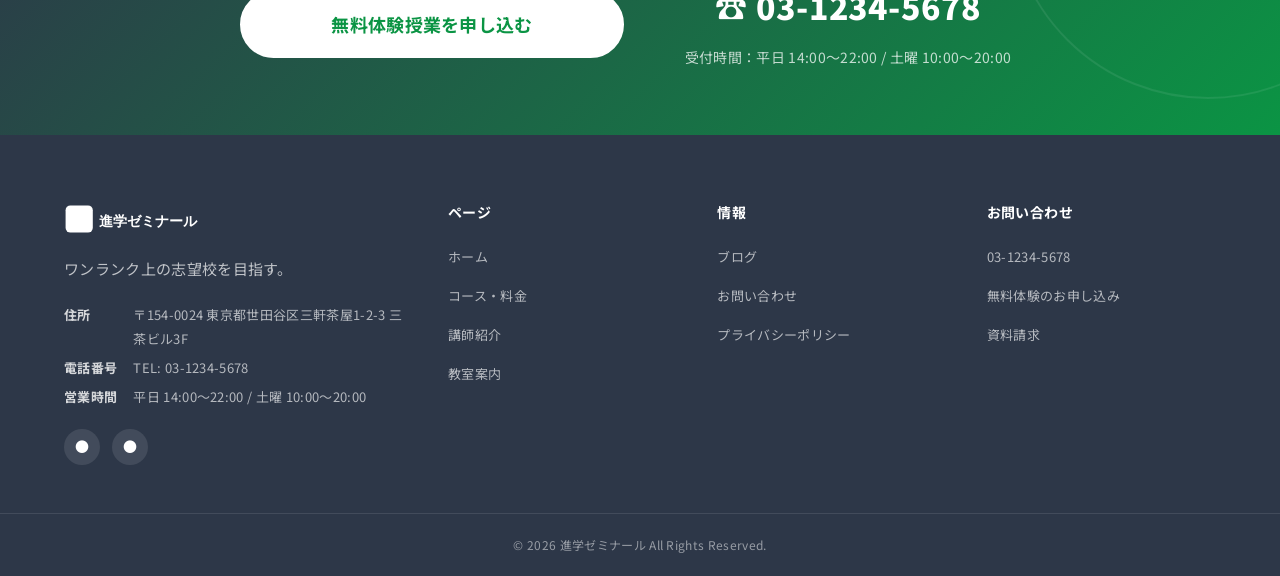
<file: courses/index.html>
<!DOCTYPE html>
<html lang="ja">
<head>
  <meta charset="UTF-8">
  <meta name="viewport" content="width=device-width, initial-scale=1.0">
  <title>コース・料金｜進学ゼミナール</title>
  <meta name="description" content="進学ゼミナールのコース・料金のご案内。小学生から高校生まで、5教科対応の個別指導。">
  <link rel="icon" href="../favicon.svg" type="image/svg+xml">
  <link rel="preconnect" href="https://fonts.googleapis.com">
  <link rel="preconnect" href="https://fonts.gstatic.com" crossorigin>
  <link href="https://fonts.googleapis.com/css2?family=Noto+Sans+JP:wght@400;500;700;900&display=swap" rel="stylesheet">
  <link rel="stylesheet" href="../css/reset.css">
  <link rel="stylesheet" href="../css/global.css">
  <link rel="stylesheet" href="../css/components.css">
  <link rel="stylesheet" href="../css/header.css">
  <link rel="stylesheet" href="../css/footer.css">
  <link rel="stylesheet" href="../css/cta-bar.css">
  <link rel="stylesheet" href="../css/pages/courses.css">
  <script src="https://identity.netlify.com/v1/netlify-identity-widget.js"></script>
</head>
<body class="has-header has-cta-bar">
  <header class="header">
    <div class="header__inner">
      <div class="header__logo"><a href="../"><img src="../images/logo.svg" alt="進学ゼミナール" width="200" height="50"></a></div>
      <nav class="header__nav" aria-label="メインナビゲーション">
        <a href="../" class="header__nav-link">ホーム</a>
        <a href="./" class="header__nav-link">コース・料金</a>
        <a href="../teachers/" class="header__nav-link">講師紹介</a>
        <a href="../access/" class="header__nav-link">教室案内</a>
        <a href="../blog/" class="header__nav-link">ブログ</a>
        <a href="../contact/" class="header__nav-link">お問い合わせ</a>
      </nav>
      <div class="header__actions">
        <a href="tel:03-1234-5678" class="header__phone"><span class="header__phone-icon">&#9742;</span>03-1234-5678</a>
        <a href="../contact/" class="btn btn--primary header__cta">無料体験はこちら</a>
      </div>
      <button class="hamburger" aria-label="メニューを開く" aria-expanded="false">
        <span class="hamburger__line"></span><span class="hamburger__line"></span><span class="hamburger__line"></span>
      </button>
    </div>
  </header>
  <nav class="mobile-menu" aria-label="モバイルナビゲーション">
    <a href="../" class="mobile-menu__link">ホーム</a>
    <a href="./" class="mobile-menu__link">コース・料金</a>
    <a href="../teachers/" class="mobile-menu__link">講師紹介</a>
    <a href="../access/" class="mobile-menu__link">教室案内</a>
    <a href="../blog/" class="mobile-menu__link">ブログ</a>
    <a href="../contact/" class="mobile-menu__link">お問い合わせ</a>
    <a href="tel:03-1234-5678" class="mobile-menu__phone"><span>&#9742;</span> 03-1234-5678</a>
    <a href="../contact/" class="btn btn--primary btn--block mobile-menu__cta">無料体験を申し込む</a>
  </nav>
  <main>
    <div class="page-header">
      <div class="container">
        <h1 class="page-header__title">コース・料金</h1>
        <p class="page-header__breadcrumb"><a href="../">ホーム</a> &gt; コース・料金</p>
      </div>
    </div>

    <section class="section" id="course-cards">
      <div class="container">
        <div class="section-title">
          <span class="section-title__label">Courses</span>
          <h2 class="section-title__heading">コース一覧</h2>
        </div>
        <!-- ★差替え：コース内容 -->
        <div class="course-blocks">
          <div class="course-block">
            <div class="course-block__header"><h3>小学5・6年コース</h3></div>
            <div class="course-block__body">
              <p class="course-block__price">月額 <strong>9,800</strong><small>円〜</small>（週1回）</p>
              <p>中学に向けた基礎固めを行います。算数・国語・英語に対応し、学習習慣の定着をサポートします。</p>
              <ul class="course-block__features">
                <li>&#10003; 算数・国語・英語対応</li>
                <li>&#10003; 中学準備カリキュラム</li>
                <li>&#10003; 1コマ50分</li>
                <li>&#10003; 週1回〜選択可能</li>
              </ul>
            </div>
          </div>
          <div class="course-block">
            <div class="course-block__header course-block__header--accent"><h3>中学1・2年コース</h3></div>
            <div class="course-block__body">
              <p class="course-block__price">月額 <strong>19,800</strong><small>円〜</small>（週2回）</p>
              <p>5教科完全対応の個別指導。定期テスト対策も充実し、内申点アップを目指します。</p>
              <ul class="course-block__features">
                <li>&#10003; 5教科完全対応</li>
                <li>&#10003; 定期テスト対策付き</li>
                <li>&#10003; 1コマ80分</li>
                <li>&#10003; 週2回〜推奨</li>
              </ul>
            </div>
          </div>
          <div class="course-block">
            <div class="course-block__header"><h3>中学3年 受験対策コース</h3></div>
            <div class="course-block__body">
              <p class="course-block__price">月額 <strong>24,800</strong><small>円〜</small>（週2回）</p>
              <p>志望校合格に向けた専用カリキュラム。模試対策・過去問演習・面接対策も実施します。</p>
              <ul class="course-block__features">
                <li>&#10003; 受験対策カリキュラム</li>
                <li>&#10003; 志望校別特訓あり</li>
                <li>&#10003; 1コマ100分</li>
                <li>&#10003; 模試・面談サポート</li>
              </ul>
            </div>
          </div>
          <div class="course-block">
            <div class="course-block__header"><h3>高校生コース</h3></div>
            <div class="course-block__body">
              <p class="course-block__price">月額 <strong>28,000</strong><small>円〜</small>（週2回）</p>
              <p>大学受験・定期テスト対策に対応。科目を絞った集中指導も可能です。</p>
              <ul class="course-block__features">
                <li>&#10003; 大学受験対応</li>
                <li>&#10003; 科目選択制</li>
                <li>&#10003; 1コマ100分</li>
                <li>&#10003; 自習室利用可</li>
              </ul>
            </div>
          </div>
        </div>
      </div>
    </section>

    <section class="section section--bg" id="price-table">
      <div class="container">
        <div class="section-title">
          <span class="section-title__label">Price</span>
          <h2 class="section-title__heading">料金表</h2>
        </div>
        <!-- ★差替え：料金テーブル -->
        <div class="table-wrapper">
          <table class="price-table">
            <thead><tr><th>学年</th><th>週1回（月4回）</th><th>週2回（月8回）</th><th>週3回（月12回）</th></tr></thead>
            <tbody>
              <tr><th>小学5・6年</th><td>9,800円</td><td>16,800円</td><td>22,800円</td></tr>
              <tr><th>中学1年</th><td>—</td><td>19,800円</td><td>27,800円</td></tr>
              <tr><th>中学2年</th><td>—</td><td>19,800円</td><td>27,800円</td></tr>
              <tr><th>中学3年</th><td>—</td><td>24,800円</td><td>32,800円</td></tr>
              <tr><th>高校生</th><td>—</td><td>28,000円</td><td>36,000円</td></tr>
            </tbody>
          </table>
        </div>
        <!-- ★差替え：料金注記 -->
        <div class="fee-notes">
          <div class="fee-notes__grid">
            <div class="fee-notes__item"><span class="fee-notes__label">入会金</span><span class="fee-notes__value">11,000円（税込）</span></div>
            <div class="fee-notes__item"><span class="fee-notes__label">システム管理費</span><span class="fee-notes__value">2,200円/月</span></div>
            <div class="fee-notes__item"><span class="fee-notes__label">教材費</span><span class="fee-notes__value">別途（年間5,000〜15,000円程度）</span></div>
            <div class="fee-notes__item"><span class="fee-notes__label">1コマ</span><span class="fee-notes__value">小学生50分／中高生80〜100分</span></div>
          </div>
          <p class="fee-notes__note">※金額はすべて税込です</p>
          <p class="fee-notes__note">※兄弟割引あり（2人目以降入会金無料）</p>
        </div>
      </div>
    </section>

    <section class="section" id="schedule">
      <div class="container">
        <div class="section-title">
          <span class="section-title__label">Schedule</span>
          <h2 class="section-title__heading">時間割</h2>
        </div>
        <!-- ★差替え：時間割 -->
        <div class="table-wrapper">
          <table class="schedule-table">
            <thead><tr><th></th><th>月</th><th>火</th><th>水</th><th>木</th><th>金</th><th>土</th></tr></thead>
            <tbody>
              <tr><th>16:00〜17:20</th><td>&#9675;</td><td>&#9675;</td><td>&#9675;</td><td>&#9675;</td><td>&#9675;</td><td>&#9675;</td></tr>
              <tr><th>17:30〜18:50</th><td>&#9675;</td><td>&#9675;</td><td>&#9675;</td><td>&#9675;</td><td>&#9675;</td><td>&#9675;</td></tr>
              <tr><th>19:00〜20:20</th><td>&#9675;</td><td>&#9675;</td><td>&#9675;</td><td>&#9675;</td><td>&#9675;</td><td>—</td></tr>
              <tr><th>20:30〜21:50</th><td>&#9675;</td><td>&#9675;</td><td>&#9675;</td><td>&#9675;</td><td>&#9675;</td><td>—</td></tr>
            </tbody>
          </table>
        </div>
        <p class="schedule-note">※日曜・祝日はお休みです</p>
      </div>
    </section>

    <section class="contact-cta">
      <div class="container">
        <p class="contact-cta__lead">まずは無料体験授業から始めてみませんか？</p>
        <div class="contact-cta__columns">
          <div class="contact-cta__column"><a href="../contact/" class="btn btn--white btn--lg btn--block">無料体験授業を申し込む</a></div>
          <div class="contact-cta__column">
            <a href="tel:03-1234-5678" class="contact-cta__phone-number">&#9742; 03-1234-5678</a>
            <p class="contact-cta__phone-time">受付時間：平日 14:00〜22:00 / 土曜 10:00〜20:00</p>
          </div>
        </div>
      </div>
    </section>
  </main>

  <footer class="footer">
    <div class="footer__inner">
      <div class="footer__brand">
        <div class="footer__logo"><img src="../images/logo.svg" alt="進学ゼミナール" width="200" height="50"></div>
        <p class="footer__catchcopy">ワンランク上の志望校を目指す。</p>
        <dl class="footer__info"><dt>住所</dt><dd>〒154-0024 東京都世田谷区三軒茶屋1-2-3 三茶ビル3F</dd><dt>電話番号</dt><dd>TEL: 03-1234-5678</dd><dt>営業時間</dt><dd>平日 14:00〜22:00 / 土曜 10:00〜20:00</dd></dl>
        <div class="footer__sns"><a href="#" aria-label="Instagram">&#9679;</a><a href="#" aria-label="LINE">&#9679;</a></div>
      </div>
      <div><p class="footer__nav-title">ページ</p><ul class="footer__nav-list"><li><a href="../">ホーム</a></li><li><a href="./">コース・料金</a></li><li><a href="../teachers/">講師紹介</a></li><li><a href="../access/">教室案内</a></li></ul></div>
      <div><p class="footer__nav-title">情報</p><ul class="footer__nav-list"><li><a href="../blog/">ブログ</a></li><li><a href="../contact/">お問い合わせ</a></li><li><a href="#">プライバシーポリシー</a></li></ul></div>
      <div><p class="footer__nav-title">お問い合わせ</p><ul class="footer__nav-list"><li><a href="tel:03-1234-5678">03-1234-5678</a></li><li><a href="../contact/">無料体験のお申し込み</a></li><li><a href="../contact/">資料請求</a></li></ul></div>
    </div>
    <div class="footer__bottom"><p class="footer__copyright">&copy; 2026 進学ゼミナール All Rights Reserved.</p></div>
  </footer>
  <div class="cta-bar">
    <div class="cta-bar__inner">
      <a href="tel:03-1234-5678" class="cta-bar__phone"><span class="cta-bar__phone-icon">&#9742;</span><span class="cta-bar__phone-number">03-1234-5678</span><span class="cta-bar__phone-time">平日14:00〜22:00</span></a>
      <a href="../contact/" class="cta-bar__button">&#9998; 無料体験・資料請求</a>
    </div>
  </div>
  <script src="../js/main.js"></script>

<script>window.SMAJUKU_TEMPLATE = "ブルー";</script>
<script src="../js/sma-juku-badge.js"></script>
</body>
</html>
</file>
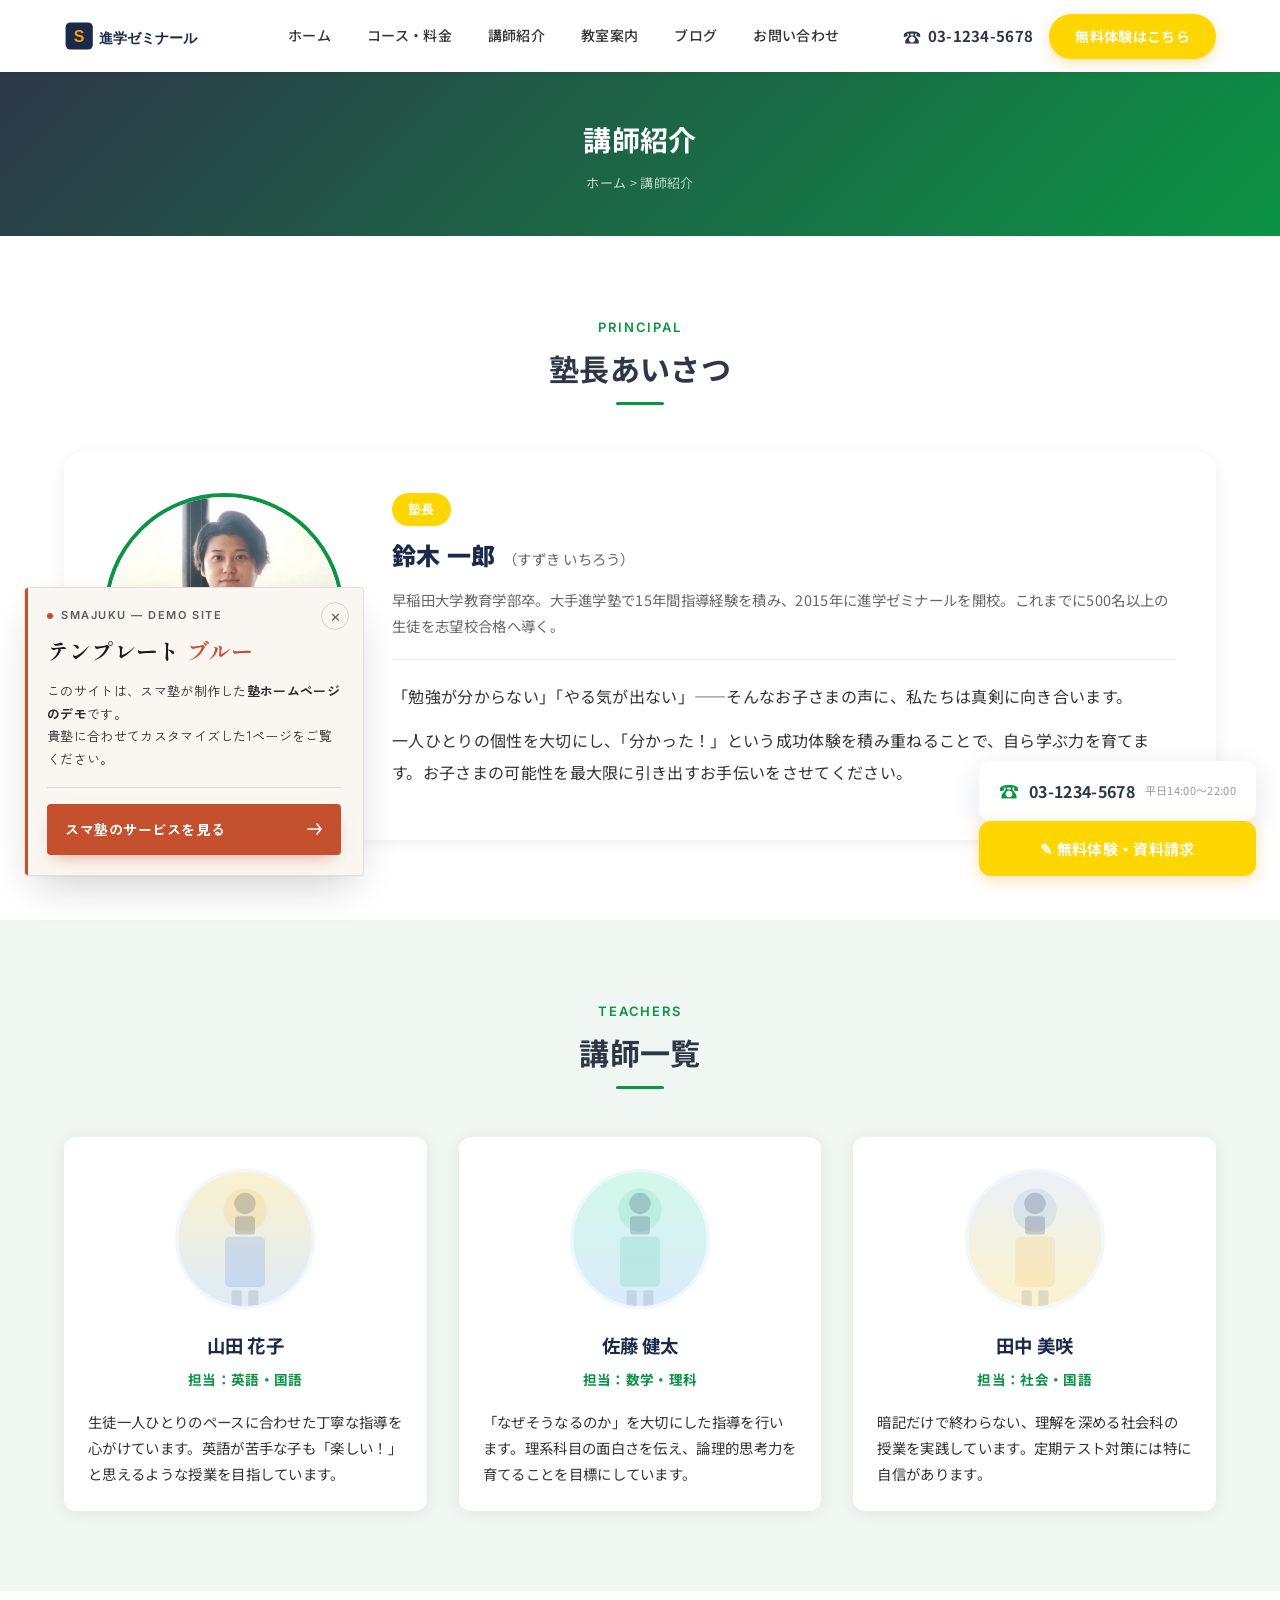
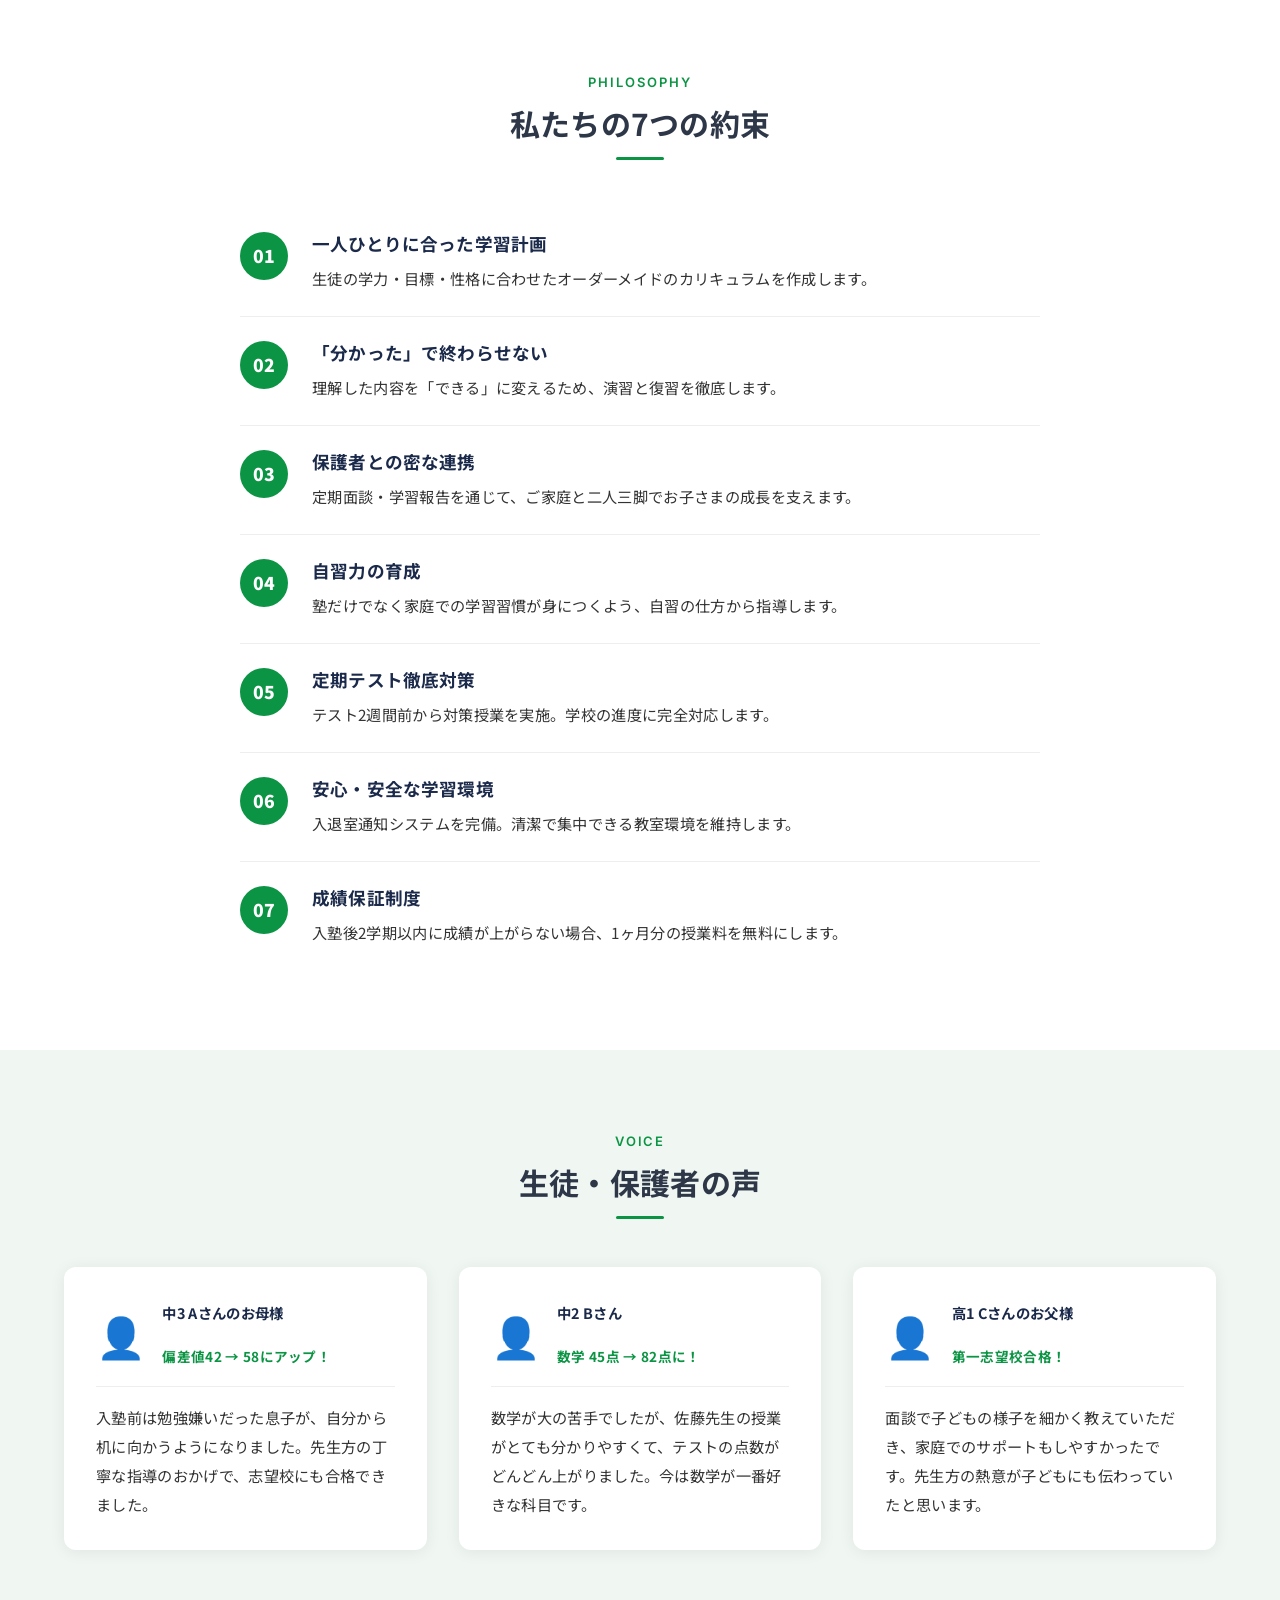
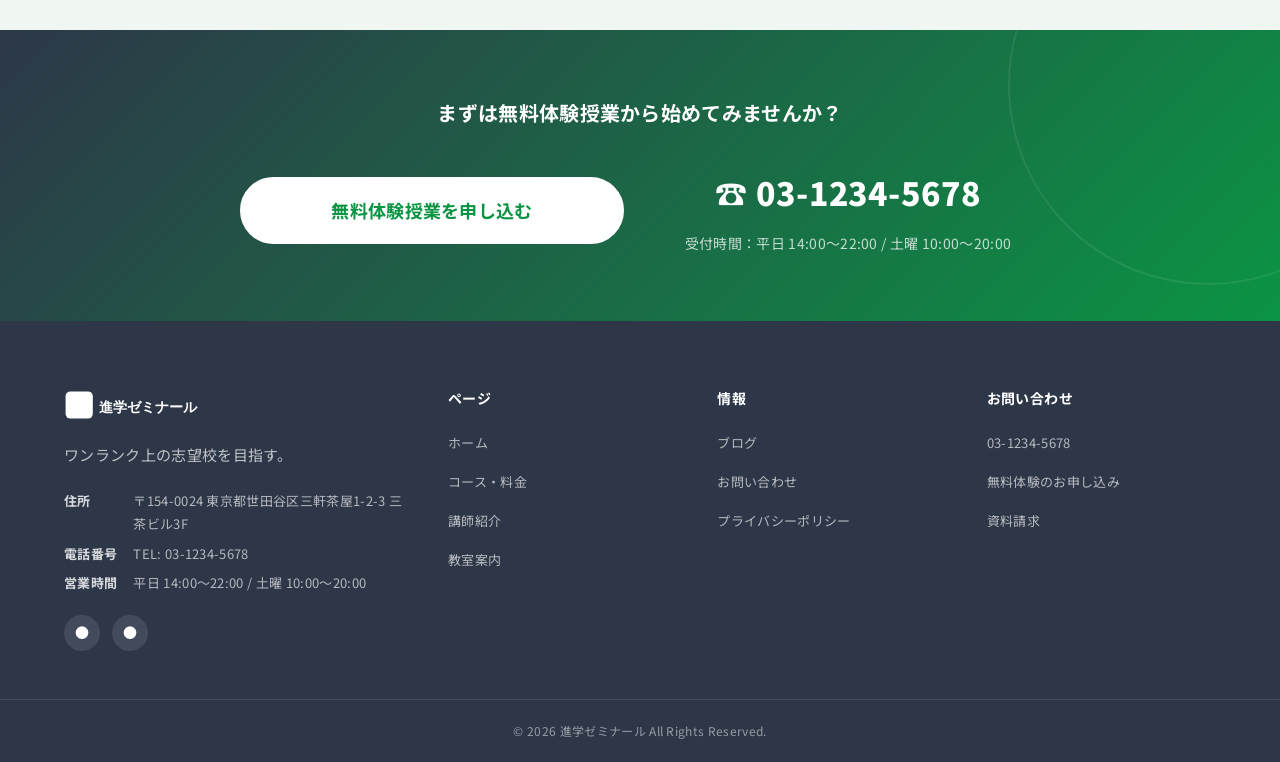
<file: teachers/index.html>
<!DOCTYPE html>
<html lang="ja">
<head>
  <meta charset="UTF-8">
  <meta name="viewport" content="width=device-width, initial-scale=1.0">
  <title>講師紹介｜進学ゼミナール</title>
  <meta name="description" content="進学ゼミナールの講師紹介。経験豊富な講師陣が一人ひとりに合わせた指導を行います。">
  <link rel="icon" href="../favicon.svg" type="image/svg+xml">
  <link rel="preconnect" href="https://fonts.googleapis.com">
  <link rel="preconnect" href="https://fonts.gstatic.com" crossorigin>
  <link href="https://fonts.googleapis.com/css2?family=Noto+Sans+JP:wght@400;500;700;900&display=swap" rel="stylesheet">
  <link rel="stylesheet" href="../css/reset.css">
  <link rel="stylesheet" href="../css/global.css">
  <link rel="stylesheet" href="../css/components.css">
  <link rel="stylesheet" href="../css/header.css">
  <link rel="stylesheet" href="../css/footer.css">
  <link rel="stylesheet" href="../css/cta-bar.css">
  <link rel="stylesheet" href="../css/pages/teachers.css">
  <script src="https://identity.netlify.com/v1/netlify-identity-widget.js"></script>
</head>
<body class="has-header has-cta-bar">
  <header class="header">
    <div class="header__inner">
      <div class="header__logo"><a href="../"><img src="../images/logo.svg" alt="進学ゼミナール" width="200" height="50"></a></div>
      <nav class="header__nav" aria-label="メインナビゲーション">
        <a href="../" class="header__nav-link">ホーム</a>
        <a href="../courses/" class="header__nav-link">コース・料金</a>
        <a href="./" class="header__nav-link">講師紹介</a>
        <a href="../access/" class="header__nav-link">教室案内</a>
        <a href="../blog/" class="header__nav-link">ブログ</a>
        <a href="../contact/" class="header__nav-link">お問い合わせ</a>
      </nav>
      <div class="header__actions">
        <a href="tel:03-1234-5678" class="header__phone"><span class="header__phone-icon">&#9742;</span>03-1234-5678</a>
        <a href="../contact/" class="btn btn--primary header__cta">無料体験はこちら</a>
      </div>
      <button class="hamburger" aria-label="メニューを開く" aria-expanded="false">
        <span class="hamburger__line"></span><span class="hamburger__line"></span><span class="hamburger__line"></span>
      </button>
    </div>
  </header>
  <nav class="mobile-menu" aria-label="モバイルナビゲーション">
    <a href="../" class="mobile-menu__link">ホーム</a>
    <a href="../courses/" class="mobile-menu__link">コース・料金</a>
    <a href="./" class="mobile-menu__link">講師紹介</a>
    <a href="../access/" class="mobile-menu__link">教室案内</a>
    <a href="../blog/" class="mobile-menu__link">ブログ</a>
    <a href="../contact/" class="mobile-menu__link">お問い合わせ</a>
    <a href="tel:03-1234-5678" class="mobile-menu__phone"><span>&#9742;</span> 03-1234-5678</a>
    <a href="../contact/" class="btn btn--primary btn--block mobile-menu__cta">無料体験を申し込む</a>
  </nav>
  <main>
    <div class="page-header">
      <div class="container">
        <h1 class="page-header__title">講師紹介</h1>
        <p class="page-header__breadcrumb"><a href="../">ホーム</a> &gt; 講師紹介</p>
      </div>
    </div>

    <!-- ★差替え：塾長プロフィール -->
    <section class="section" id="principal">
      <div class="container">
        <div class="section-title">
          <span class="section-title__label">Principal</span>
          <h2 class="section-title__heading">塾長あいさつ</h2>
        </div>
        <div class="principal-profile">
          <div class="principal-profile__image">
            <img src="../images/teacher-01.jpg" alt="塾長 鈴木一郎" width="300" height="300">
          </div>
          <div class="principal-profile__body">
            <p class="principal-profile__role">塾長</p>
            <h3 class="principal-profile__name">鈴木 一郎<small>（すずき いちろう）</small></h3>
            <!-- ★差替え：塾長経歴 -->
            <p class="principal-profile__career">早稲田大学教育学部卒。大手進学塾で15年間指導経験を積み、2015年に進学ゼミナールを開校。これまでに500名以上の生徒を志望校合格へ導く。</p>
            <!-- ★差替え：塾長メッセージ -->
            <div class="principal-profile__message">
              <p>「勉強が分からない」「やる気が出ない」――そんなお子さまの声に、私たちは真剣に向き合います。</p>
              <p>一人ひとりの個性を大切にし、「分かった！」という成功体験を積み重ねることで、自ら学ぶ力を育てます。お子さまの可能性を最大限に引き出すお手伝いをさせてください。</p>
            </div>
          </div>
        </div>
      </div>
    </section>

    <!-- ★差替え：講師一覧 -->
    <section class="section section--bg" id="teacher-list">
      <div class="container">
        <div class="section-title">
          <span class="section-title__label">Teachers</span>
          <h2 class="section-title__heading">講師一覧</h2>
        </div>
        <div class="teacher-cards">
          <div class="teacher-card">
            <div class="teacher-card__image"><img src="../images/teacher-02.svg" alt="山田 花子" width="200" height="200"></div>
            <div class="teacher-card__body">
              <h3 class="teacher-card__name">山田 花子</h3>
              <p class="teacher-card__subject">担当：英語・国語</p>
              <p class="teacher-card__text">生徒一人ひとりのペースに合わせた丁寧な指導を心がけています。英語が苦手な子も「楽しい！」と思えるような授業を目指しています。</p>
            </div>
          </div>
          <div class="teacher-card">
            <div class="teacher-card__image"><img src="../images/teacher-03.svg" alt="佐藤 健太" width="200" height="200"></div>
            <div class="teacher-card__body">
              <h3 class="teacher-card__name">佐藤 健太</h3>
              <p class="teacher-card__subject">担当：数学・理科</p>
              <p class="teacher-card__text">「なぜそうなるのか」を大切にした指導を行います。理系科目の面白さを伝え、論理的思考力を育てることを目標にしています。</p>
            </div>
          </div>
          <div class="teacher-card">
            <div class="teacher-card__image"><img src="../images/teacher-04.svg" alt="田中 美咲" width="200" height="200"></div>
            <div class="teacher-card__body">
              <h3 class="teacher-card__name">田中 美咲</h3>
              <p class="teacher-card__subject">担当：社会・国語</p>
              <p class="teacher-card__text">暗記だけで終わらない、理解を深める社会科の授業を実践しています。定期テスト対策には特に自信があります。</p>
            </div>
          </div>
        </div>
      </div>
    </section>

    <!-- ★差替え：指導方針 -->
    <section class="section" id="philosophy">
      <div class="container">
        <div class="section-title">
          <span class="section-title__label">Philosophy</span>
          <h2 class="section-title__heading">私たちの7つの約束</h2>
        </div>
        <div class="promise-list">
          <div class="promise-item">
            <span class="promise-item__number">01</span>
            <div class="promise-item__body">
              <h3>一人ひとりに合った学習計画</h3>
              <p>生徒の学力・目標・性格に合わせたオーダーメイドのカリキュラムを作成します。</p>
            </div>
          </div>
          <div class="promise-item">
            <span class="promise-item__number">02</span>
            <div class="promise-item__body">
              <h3>「分かった」で終わらせない</h3>
              <p>理解した内容を「できる」に変えるため、演習と復習を徹底します。</p>
            </div>
          </div>
          <div class="promise-item">
            <span class="promise-item__number">03</span>
            <div class="promise-item__body">
              <h3>保護者との密な連携</h3>
              <p>定期面談・学習報告を通じて、ご家庭と二人三脚でお子さまの成長を支えます。</p>
            </div>
          </div>
          <div class="promise-item">
            <span class="promise-item__number">04</span>
            <div class="promise-item__body">
              <h3>自習力の育成</h3>
              <p>塾だけでなく家庭での学習習慣が身につくよう、自習の仕方から指導します。</p>
            </div>
          </div>
          <div class="promise-item">
            <span class="promise-item__number">05</span>
            <div class="promise-item__body">
              <h3>定期テスト徹底対策</h3>
              <p>テスト2週間前から対策授業を実施。学校の進度に完全対応します。</p>
            </div>
          </div>
          <div class="promise-item">
            <span class="promise-item__number">06</span>
            <div class="promise-item__body">
              <h3>安心・安全な学習環境</h3>
              <p>入退室通知システムを完備。清潔で集中できる教室環境を維持します。</p>
            </div>
          </div>
          <div class="promise-item">
            <span class="promise-item__number">07</span>
            <div class="promise-item__body">
              <h3>成績保証制度</h3>
              <p>入塾後2学期以内に成績が上がらない場合、1ヶ月分の授業料を無料にします。</p>
            </div>
          </div>
        </div>
      </div>
    </section>

    <!-- ★差替え：生徒の声 -->
    <section class="section section--bg" id="testimonials">
      <div class="container">
        <div class="section-title">
          <span class="section-title__label">Voice</span>
          <h2 class="section-title__heading">生徒・保護者の声</h2>
        </div>
        <div class="testimonial-cards">
          <div class="testimonial-card">
            <div class="testimonial-card__header">
              <span class="testimonial-card__icon">&#128100;</span>
              <div>
                <p class="testimonial-card__name">中3 Aさんのお母様</p>
                <p class="testimonial-card__result">偏差値42 → 58にアップ！</p>
              </div>
            </div>
            <p class="testimonial-card__text">入塾前は勉強嫌いだった息子が、自分から机に向かうようになりました。先生方の丁寧な指導のおかげで、志望校にも合格できました。</p>
          </div>
          <div class="testimonial-card">
            <div class="testimonial-card__header">
              <span class="testimonial-card__icon">&#128100;</span>
              <div>
                <p class="testimonial-card__name">中2 Bさん</p>
                <p class="testimonial-card__result">数学 45点 → 82点に！</p>
              </div>
            </div>
            <p class="testimonial-card__text">数学が大の苦手でしたが、佐藤先生の授業がとても分かりやすくて、テストの点数がどんどん上がりました。今は数学が一番好きな科目です。</p>
          </div>
          <div class="testimonial-card">
            <div class="testimonial-card__header">
              <span class="testimonial-card__icon">&#128100;</span>
              <div>
                <p class="testimonial-card__name">高1 Cさんのお父様</p>
                <p class="testimonial-card__result">第一志望校合格！</p>
              </div>
            </div>
            <p class="testimonial-card__text">面談で子どもの様子を細かく教えていただき、家庭でのサポートもしやすかったです。先生方の熱意が子どもにも伝わっていたと思います。</p>
          </div>
        </div>
      </div>
    </section>

    <section class="contact-cta">
      <div class="container">
        <p class="contact-cta__lead">まずは無料体験授業から始めてみませんか？</p>
        <div class="contact-cta__columns">
          <div class="contact-cta__column"><a href="../contact/" class="btn btn--white btn--lg btn--block">無料体験授業を申し込む</a></div>
          <div class="contact-cta__column">
            <a href="tel:03-1234-5678" class="contact-cta__phone-number">&#9742; 03-1234-5678</a>
            <p class="contact-cta__phone-time">受付時間：平日 14:00〜22:00 / 土曜 10:00〜20:00</p>
          </div>
        </div>
      </div>
    </section>
  </main>

  <footer class="footer">
    <div class="footer__inner">
      <div class="footer__brand">
        <div class="footer__logo"><img src="../images/logo.svg" alt="進学ゼミナール" width="200" height="50"></div>
        <p class="footer__catchcopy">ワンランク上の志望校を目指す。</p>
        <dl class="footer__info"><dt>住所</dt><dd>〒154-0024 東京都世田谷区三軒茶屋1-2-3 三茶ビル3F</dd><dt>電話番号</dt><dd>TEL: 03-1234-5678</dd><dt>営業時間</dt><dd>平日 14:00〜22:00 / 土曜 10:00〜20:00</dd></dl>
        <div class="footer__sns"><a href="#" aria-label="Instagram">&#9679;</a><a href="#" aria-label="LINE">&#9679;</a></div>
      </div>
      <div><p class="footer__nav-title">ページ</p><ul class="footer__nav-list"><li><a href="../">ホーム</a></li><li><a href="../courses/">コース・料金</a></li><li><a href="./">講師紹介</a></li><li><a href="../access/">教室案内</a></li></ul></div>
      <div><p class="footer__nav-title">情報</p><ul class="footer__nav-list"><li><a href="../blog/">ブログ</a></li><li><a href="../contact/">お問い合わせ</a></li><li><a href="#">プライバシーポリシー</a></li></ul></div>
      <div><p class="footer__nav-title">お問い合わせ</p><ul class="footer__nav-list"><li><a href="tel:03-1234-5678">03-1234-5678</a></li><li><a href="../contact/">無料体験のお申し込み</a></li><li><a href="../contact/">資料請求</a></li></ul></div>
    </div>
    <div class="footer__bottom"><p class="footer__copyright">&copy; 2026 進学ゼミナール All Rights Reserved.</p></div>
  </footer>
  <div class="cta-bar">
    <div class="cta-bar__inner">
      <a href="tel:03-1234-5678" class="cta-bar__phone"><span class="cta-bar__phone-icon">&#9742;</span><span class="cta-bar__phone-number">03-1234-5678</span><span class="cta-bar__phone-time">平日14:00〜22:00</span></a>
      <a href="../contact/" class="cta-bar__button">&#9998; 無料体験・資料請求</a>
    </div>
  </div>
  <script src="../js/main.js"></script>

<script>window.SMAJUKU_TEMPLATE = "ブルー";</script>
<script src="../js/sma-juku-badge.js"></script>
</body>
</html>
</file>
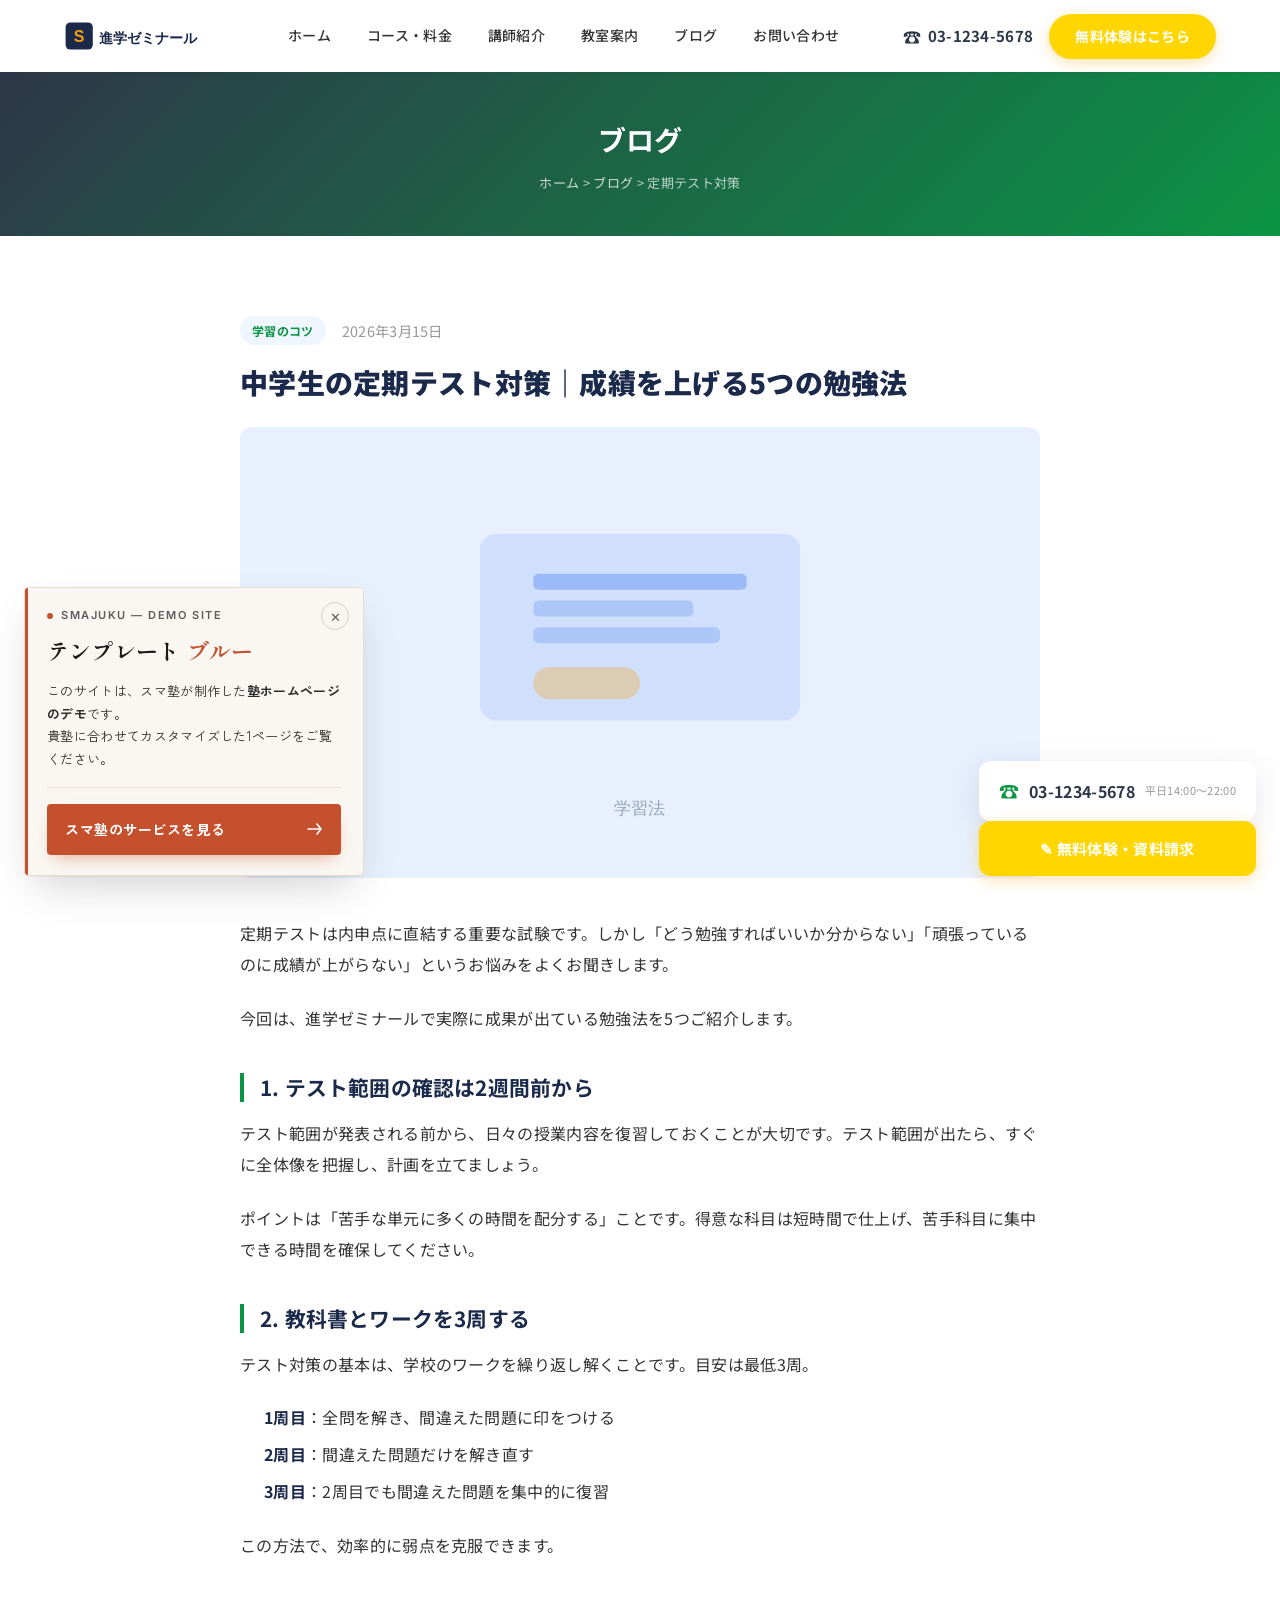
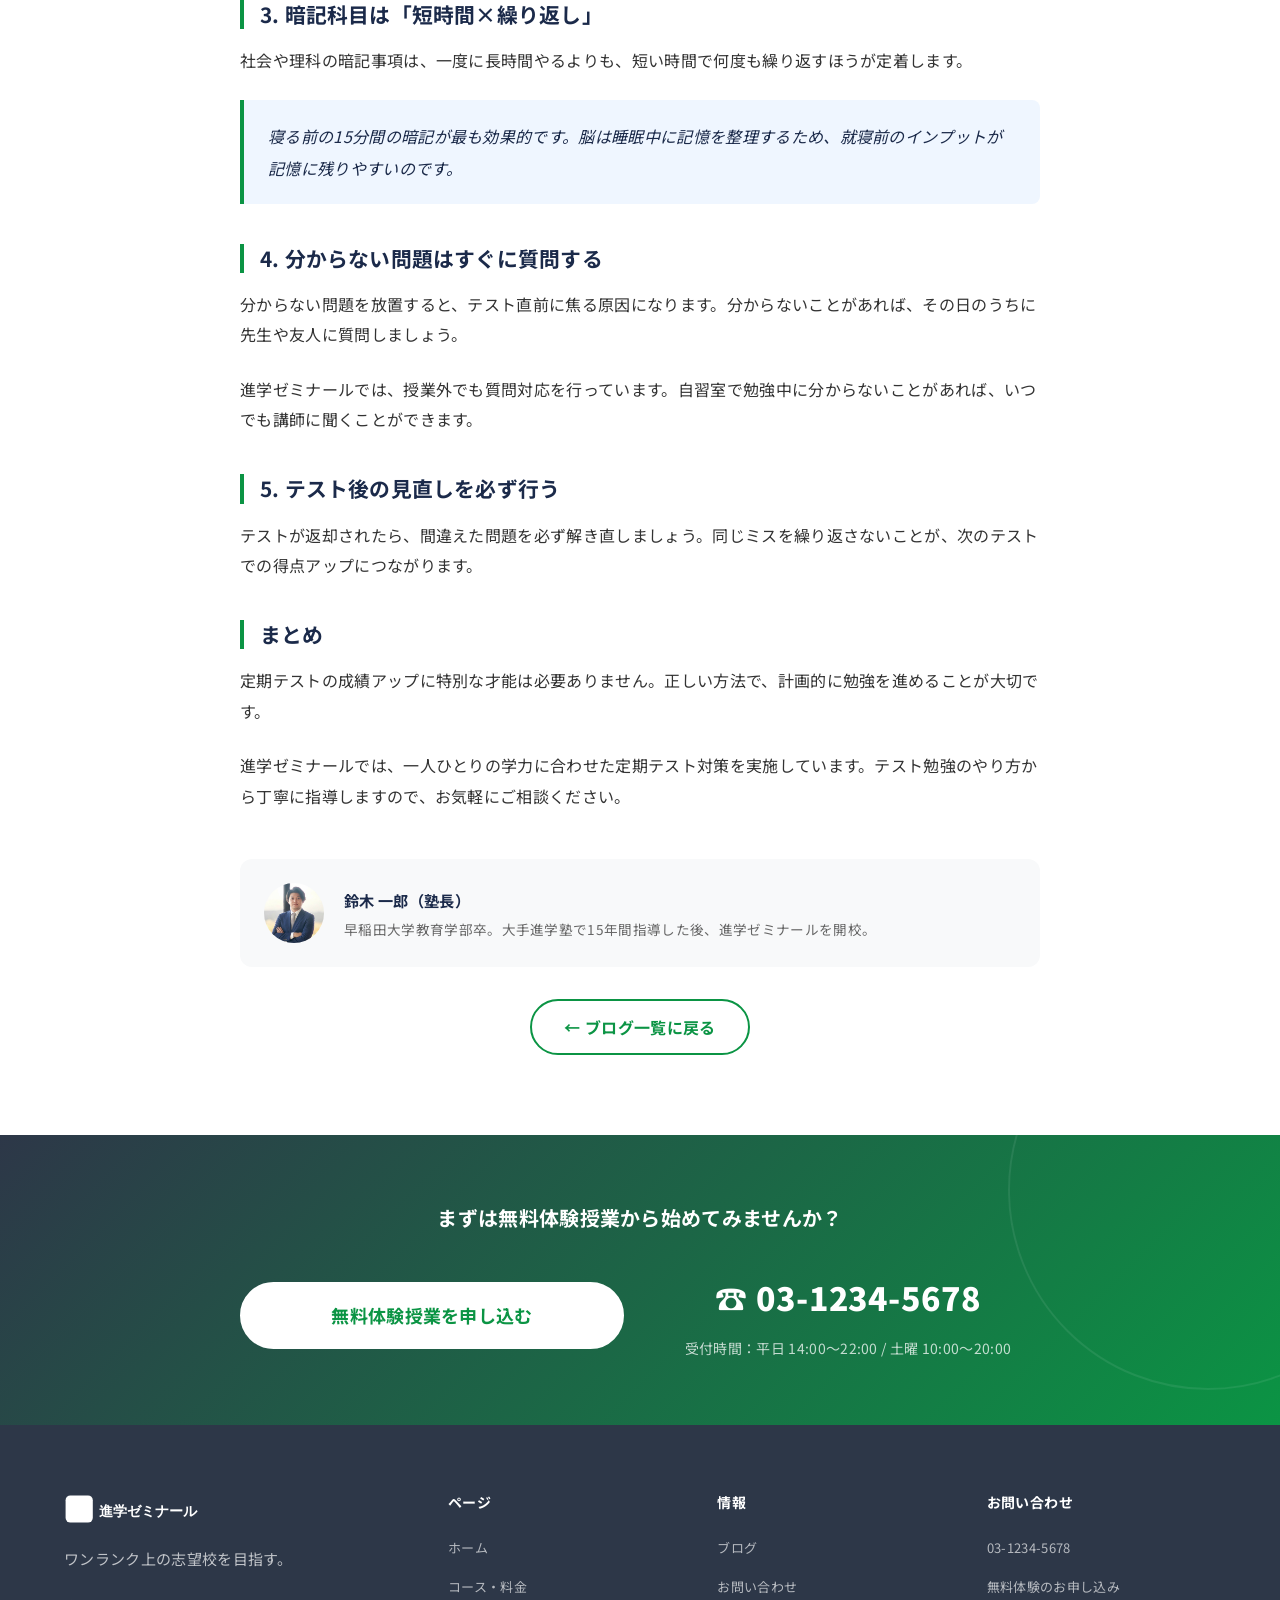
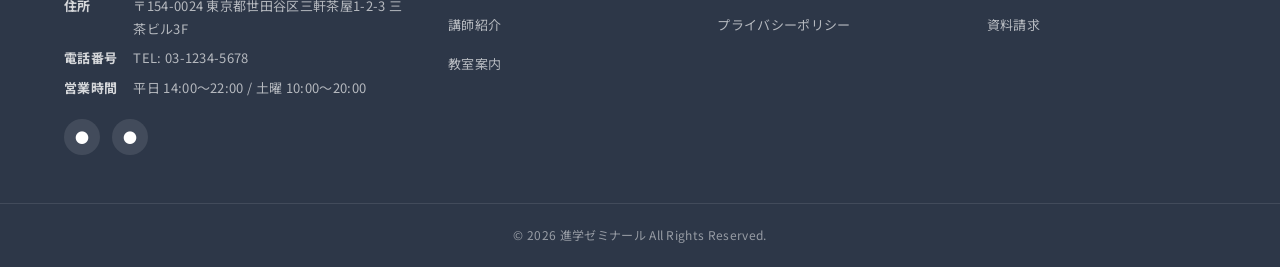
<file: blog/article-01.html>
<!DOCTYPE html>
<html lang="ja">
<head>
  <meta charset="UTF-8">
  <meta name="viewport" content="width=device-width, initial-scale=1.0">
  <title>中学生の定期テスト対策｜成績を上げる5つの勉強法｜進学ゼミナール</title>
  <meta name="description" content="定期テストで成績を上げるために、日々の学習で実践できる効果的な勉強法を5つご紹介します。">
  <link rel="icon" href="../favicon.svg" type="image/svg+xml">
  <link rel="preconnect" href="https://fonts.googleapis.com">
  <link rel="preconnect" href="https://fonts.gstatic.com" crossorigin>
  <link href="https://fonts.googleapis.com/css2?family=Noto+Sans+JP:wght@400;500;700;900&display=swap" rel="stylesheet">
  <link rel="stylesheet" href="../css/reset.css">
  <link rel="stylesheet" href="../css/global.css">
  <link rel="stylesheet" href="../css/components.css">
  <link rel="stylesheet" href="../css/header.css">
  <link rel="stylesheet" href="../css/footer.css">
  <link rel="stylesheet" href="../css/cta-bar.css">
  <link rel="stylesheet" href="../css/pages/blog.css">
  <script src="https://identity.netlify.com/v1/netlify-identity-widget.js"></script>
</head>
<body class="has-header has-cta-bar">
  <header class="header">
    <div class="header__inner">
      <div class="header__logo"><a href="../"><img src="../images/logo.svg" alt="進学ゼミナール" width="200" height="50"></a></div>
      <nav class="header__nav" aria-label="メインナビゲーション">
        <a href="../" class="header__nav-link">ホーム</a>
        <a href="../courses/" class="header__nav-link">コース・料金</a>
        <a href="../teachers/" class="header__nav-link">講師紹介</a>
        <a href="../access/" class="header__nav-link">教室案内</a>
        <a href="./" class="header__nav-link">ブログ</a>
        <a href="../contact/" class="header__nav-link">お問い合わせ</a>
      </nav>
      <div class="header__actions">
        <a href="tel:03-1234-5678" class="header__phone"><span class="header__phone-icon">&#9742;</span>03-1234-5678</a>
        <a href="../contact/" class="btn btn--primary header__cta">無料体験はこちら</a>
      </div>
      <button class="hamburger" aria-label="メニューを開く" aria-expanded="false">
        <span class="hamburger__line"></span><span class="hamburger__line"></span><span class="hamburger__line"></span>
      </button>
    </div>
  </header>
  <nav class="mobile-menu" aria-label="モバイルナビゲーション">
    <a href="../" class="mobile-menu__link">ホーム</a>
    <a href="../courses/" class="mobile-menu__link">コース・料金</a>
    <a href="../teachers/" class="mobile-menu__link">講師紹介</a>
    <a href="../access/" class="mobile-menu__link">教室案内</a>
    <a href="./" class="mobile-menu__link">ブログ</a>
    <a href="../contact/" class="mobile-menu__link">お問い合わせ</a>
    <a href="tel:03-1234-5678" class="mobile-menu__phone"><span>&#9742;</span> 03-1234-5678</a>
    <a href="../contact/" class="btn btn--primary btn--block mobile-menu__cta">無料体験を申し込む</a>
  </nav>
  <main>
    <div class="page-header">
      <div class="container">
        <h1 class="page-header__title">ブログ</h1>
        <p class="page-header__breadcrumb"><a href="../">ホーム</a> &gt; <a href="./">ブログ</a> &gt; 定期テスト対策</p>
      </div>
    </div>

    <section class="section" id="article">
      <div class="container">
        <article class="article">
          <div class="article__header">
            <div class="article__meta">
              <span class="blog-card__category">学習のコツ</span>
              <time class="article__date" datetime="2026-03-15">2026年3月15日</time>
            </div>
            <h2 class="article__title">中学生の定期テスト対策｜成績を上げる5つの勉強法</h2>
            <div class="article__thumbnail">
              <img src="../images/blog-thumb-01.svg" alt="定期テスト対策" width="800" height="450">
            </div>
          </div>

          <!-- ★差替え：記事本文 -->
          <div class="article__body prose">
            <p>定期テストは内申点に直結する重要な試験です。しかし「どう勉強すればいいか分からない」「頑張っているのに成績が上がらない」というお悩みをよくお聞きします。</p>
            <p>今回は、進学ゼミナールで実際に成果が出ている勉強法を5つご紹介します。</p>

            <h3>1. テスト範囲の確認は2週間前から</h3>
            <p>テスト範囲が発表される前から、日々の授業内容を復習しておくことが大切です。テスト範囲が出たら、すぐに全体像を把握し、計画を立てましょう。</p>
            <p>ポイントは「苦手な単元に多くの時間を配分する」ことです。得意な科目は短時間で仕上げ、苦手科目に集中できる時間を確保してください。</p>

            <h3>2. 教科書とワークを3周する</h3>
            <p>テスト対策の基本は、学校のワークを繰り返し解くことです。目安は最低3周。</p>
            <ul>
              <li><strong>1周目</strong>：全問を解き、間違えた問題に印をつける</li>
              <li><strong>2周目</strong>：間違えた問題だけを解き直す</li>
              <li><strong>3周目</strong>：2周目でも間違えた問題を集中的に復習</li>
            </ul>
            <p>この方法で、効率的に弱点を克服できます。</p>

            <h3>3. 暗記科目は「短時間×繰り返し」</h3>
            <p>社会や理科の暗記事項は、一度に長時間やるよりも、短い時間で何度も繰り返すほうが定着します。</p>
            <blockquote>寝る前の15分間の暗記が最も効果的です。脳は睡眠中に記憶を整理するため、就寝前のインプットが記憶に残りやすいのです。</blockquote>

            <h3>4. 分からない問題はすぐに質問する</h3>
            <p>分からない問題を放置すると、テスト直前に焦る原因になります。分からないことがあれば、その日のうちに先生や友人に質問しましょう。</p>
            <p>進学ゼミナールでは、授業外でも質問対応を行っています。自習室で勉強中に分からないことがあれば、いつでも講師に聞くことができます。</p>

            <h3>5. テスト後の見直しを必ず行う</h3>
            <p>テストが返却されたら、間違えた問題を必ず解き直しましょう。同じミスを繰り返さないことが、次のテストでの得点アップにつながります。</p>

            <h3>まとめ</h3>
            <p>定期テストの成績アップに特別な才能は必要ありません。正しい方法で、計画的に勉強を進めることが大切です。</p>
            <p>進学ゼミナールでは、一人ひとりの学力に合わせた定期テスト対策を実施しています。テスト勉強のやり方から丁寧に指導しますので、お気軽にご相談ください。</p>
          </div>

          <!-- ★差替え：著者情報 -->
          <div class="article__author">
            <img src="../images/teacher-01.jpg" alt="鈴木一郎" class="article__author-image" width="60" height="60">
            <div>
              <p class="article__author-name">鈴木 一郎（塾長）</p>
              <p class="article__author-bio">早稲田大学教育学部卒。大手進学塾で15年間指導した後、進学ゼミナールを開校。</p>
            </div>
          </div>

          <div class="article__nav">
            <a href="./" class="btn btn--outline">&larr; ブログ一覧に戻る</a>
          </div>
        </article>
      </div>
    </section>

    <section class="contact-cta">
      <div class="container">
        <p class="contact-cta__lead">まずは無料体験授業から始めてみませんか？</p>
        <div class="contact-cta__columns">
          <div class="contact-cta__column"><a href="../contact/" class="btn btn--white btn--lg btn--block">無料体験授業を申し込む</a></div>
          <div class="contact-cta__column">
            <a href="tel:03-1234-5678" class="contact-cta__phone-number">&#9742; 03-1234-5678</a>
            <p class="contact-cta__phone-time">受付時間：平日 14:00〜22:00 / 土曜 10:00〜20:00</p>
          </div>
        </div>
      </div>
    </section>
  </main>

  <footer class="footer">
    <div class="footer__inner">
      <div class="footer__brand">
        <div class="footer__logo"><img src="../images/logo.svg" alt="進学ゼミナール" width="200" height="50"></div>
        <p class="footer__catchcopy">ワンランク上の志望校を目指す。</p>
        <dl class="footer__info"><dt>住所</dt><dd>〒154-0024 東京都世田谷区三軒茶屋1-2-3 三茶ビル3F</dd><dt>電話番号</dt><dd>TEL: 03-1234-5678</dd><dt>営業時間</dt><dd>平日 14:00〜22:00 / 土曜 10:00〜20:00</dd></dl>
        <div class="footer__sns"><a href="#" aria-label="Instagram">&#9679;</a><a href="#" aria-label="LINE">&#9679;</a></div>
      </div>
      <div><p class="footer__nav-title">ページ</p><ul class="footer__nav-list"><li><a href="../">ホーム</a></li><li><a href="../courses/">コース・料金</a></li><li><a href="../teachers/">講師紹介</a></li><li><a href="../access/">教室案内</a></li></ul></div>
      <div><p class="footer__nav-title">情報</p><ul class="footer__nav-list"><li><a href="./">ブログ</a></li><li><a href="../contact/">お問い合わせ</a></li><li><a href="#">プライバシーポリシー</a></li></ul></div>
      <div><p class="footer__nav-title">お問い合わせ</p><ul class="footer__nav-list"><li><a href="tel:03-1234-5678">03-1234-5678</a></li><li><a href="../contact/">無料体験のお申し込み</a></li><li><a href="../contact/">資料請求</a></li></ul></div>
    </div>
    <div class="footer__bottom"><p class="footer__copyright">&copy; 2026 進学ゼミナール All Rights Reserved.</p></div>
  </footer>
  <div class="cta-bar">
    <div class="cta-bar__inner">
      <a href="tel:03-1234-5678" class="cta-bar__phone"><span class="cta-bar__phone-icon">&#9742;</span><span class="cta-bar__phone-number">03-1234-5678</span><span class="cta-bar__phone-time">平日14:00〜22:00</span></a>
      <a href="../contact/" class="cta-bar__button">&#9998; 無料体験・資料請求</a>
    </div>
  </div>
  <script src="../js/main.js"></script>

<script>window.SMAJUKU_TEMPLATE = "ブルー";</script>
<script src="../js/sma-juku-badge.js"></script>
</body>
</html>
</file>
<file: css/global.css>
/* ===================================
   Global Styles — CSS変数・タイポグラフィ・基本スタイル
   Template 02: Sharp & Trust (Blue) — conojuku inspired
   =================================== */

:root {
  /* === メインカラー（グリーン系：conojuku inspired） === */
  --color-primary: #0B9444;
  --color-primary-dark: #087A38;
  --color-primary-darker: #2D3748;
  --color-primary-light: #E6F7ED;

  /* === アクセントカラー（イエロー：CTA・ボタン） === */
  --color-accent: #FFD600;
  --color-accent-dark: #E6C100;
  --color-accent-light: #FFF9DB;

  /* === サブカラー === */
  --color-success: #0B9444;
  --color-success-light: #E6F7ED;

  /* === ベースカラー === */
  --color-white: #FFFFFF;
  --color-bg: #FFFFFF;
  --color-bg-alt: #F0F7F2;
  --color-bg-dark: #2D3748;

  /* === テキストカラー === */
  --color-text: #333333;
  --color-text-light: #666666;
  --color-text-muted: #999999;

  /* === 英語ラベル === */
  --color-label: #0B9444;
  --label-opacity: 0.08;

  /* === ボーダー・シャドウ === */
  --color-border: #E5E5E5;
  --color-shadow: rgba(0, 0, 0, 0.06);

  /* === その他 === */
  --color-error: #E53E3E;
  --color-star: #FFD600;
  --color-line: #06C755;
  --color-accent-bg: rgba(255, 214, 0, 0.12);
  --color-primary-bg: rgba(11, 148, 68, 0.08);

  /* === フォント（ゴシック系：シャープな印象） === */
  --font-family: 'Noto Sans JP', 'Hiragino Sans', 'Hiragino Kaku Gothic ProN', 'Yu Gothic', sans-serif;
  --font-family-heading: 'Noto Sans JP', 'Hiragino Sans', sans-serif;
  --font-weight-regular: 400;
  --font-weight-medium: 500;
  --font-weight-bold: 700;
  --font-weight-extra-bold: 900;

  /* === レイアウト === */
  --max-width: 1200px;
  --header-height: 72px;
  --header-height-sp: 56px;
  --section-padding: 80px;
  --section-padding-sm: 56px;
  --section-padding-sp: 48px;

  /* === 角丸（やや控えめ：シャープさ） === */
  --radius: 12px;
  --radius-sm: 8px;
  --radius-lg: 20px;
  --radius-full: 9999px;

  /* === シャドウ（クールで鋭い） === */
  --shadow: 0 1px 3px rgba(27, 42, 74, 0.06), 0 1px 2px rgba(27, 42, 74, 0.04);
  --shadow-md: 0 4px 16px rgba(27, 42, 74, 0.08);
  --shadow-lg: 0 8px 30px rgba(27, 42, 74, 0.12);
  --shadow-hover: 0 8px 24px rgba(37, 99, 235, 0.15);
}

/* --- 基本スタイル --- */
body {
  font-family: var(--font-family);
  font-weight: var(--font-weight-regular);
  color: var(--color-text);
  background-color: var(--color-bg);
  line-height: 1.8;
  font-size: 16px;
  letter-spacing: 0.02em;
}

/* --- フォーカススタイル --- */
*:focus-visible {
  outline: 2px solid var(--color-primary);
  outline-offset: 2px;
}

/* --- コンテナ --- */
.container {
  width: 100%;
  max-width: var(--max-width);
  margin: 0 auto;
  padding: 0 24px;
}

/* --- セクション --- */
.section {
  padding: var(--section-padding) 0;
}
.section--bg {
  background-color: var(--color-bg-alt);
}
.section--dark {
  background-color: var(--color-bg-dark);
  color: var(--color-white);
}
.section--dark h1, .section--dark h2, .section--dark h3,
.section--dark h4, .section--dark h5, .section--dark h6 {
  color: var(--color-white);
}
.section--dark p {
  color: rgba(255, 255, 255, 0.9);
}
.section--primary {
  background-color: var(--color-primary);
  color: var(--color-white);
}
.section--primary h1, .section--primary h2, .section--primary h3 {
  color: var(--color-white);
}
.section--primary p {
  color: rgba(255, 255, 255, 0.95);
}

/* --- タイポグラフィ --- */
h1, h2, h3, h4, h5, h6 {
  font-family: var(--font-family-heading);
  color: var(--color-primary-darker);
  font-weight: var(--font-weight-bold);
  line-height: 1.4;
  letter-spacing: 0.01em;
}
h1 { font-size: 2.5rem; }
h2 { font-size: 2rem; }
h3 { font-size: 1.5rem; }
h4 { font-size: 1.25rem; }

p {
  margin-bottom: 1.2em;
  line-height: 1.9;
}
p:last-child {
  margin-bottom: 0;
}
strong {
  font-weight: var(--font-weight-bold);
}
small {
  font-size: 0.875rem;
  color: var(--color-text-light);
}

/* --- リンク --- */
a {
  color: var(--color-primary);
  transition: color 0.2s ease, opacity 0.2s ease;
}
a:hover {
  color: var(--color-primary-dark);
}

/* --- ユーティリティ --- */
.text-center { text-align: center; }
.text-left { text-align: left; }
.text-right { text-align: right; }
.text-primary { color: var(--color-primary); }
.text-accent { color: var(--color-accent); }
.text-muted { color: var(--color-text-muted); }
.sr-only {
  position: absolute;
  width: 1px; height: 1px;
  padding: 0; margin: -1px;
  overflow: hidden;
  clip: rect(0, 0, 0, 0);
  white-space: nowrap; border: 0;
}
.mt-3 { margin-top: 12px; }
.mt-4 { margin-top: 16px; }
.mt-6 { margin-top: 24px; }
.mt-8 { margin-top: 32px; }

/* --- レスポンシブ --- */
@media (max-width: 768px) {
  body { font-size: 15px; line-height: 1.75; }
  h1 { font-size: 1.75rem; }
  h2 { font-size: 1.5rem; }
  h3 { font-size: 1.25rem; }
  .container { padding: 0 20px; }
  .section { padding: var(--section-padding-sp) 0; }
}
@media (max-width: 480px) {
  body { font-size: 14px; }
  h1 { font-size: 1.5rem; }
  h2 { font-size: 1.375rem; }
  h3 { font-size: 1.125rem; }
}
</file>
<file: css/components.css>
/* ===================================
   Components — 共通UIコンポーネント
   Template 02: Blue
   =================================== */

/* === セクションタイトル === */
.section-title {
  text-align: center;
  margin-bottom: 48px;
  position: relative;
}
.section-title__label {
  display: block;
  font-family: 'Inter', var(--font-family);
  font-size: 0.8125rem;
  font-weight: 600;
  letter-spacing: 0.15em;
  text-transform: uppercase;
  color: var(--color-primary);
  margin-bottom: 8px;
}
.section-title__heading {
  font-size: 1.875rem;
  font-weight: var(--font-weight-bold);
  color: var(--color-primary-darker);
  position: relative;
  display: inline-block;
  padding-bottom: 16px;
}
.section-title__heading::after {
  content: '';
  position: absolute;
  bottom: 0;
  left: 50%;
  transform: translateX(-50%);
  width: 48px;
  height: 3px;
  background: var(--color-primary);
  border-radius: 2px;
}
.section-title__sub {
  display: block;
  margin-top: 16px;
  font-size: 1rem;
  color: var(--color-text-light);
  font-weight: var(--font-weight-regular);
}

/* === ボタン === */
.btn {
  display: inline-flex;
  align-items: center;
  justify-content: center;
  gap: 8px;
  padding: 14px 32px;
  border-radius: var(--radius-full);
  font-weight: var(--font-weight-bold);
  font-size: 1rem;
  line-height: 1.5;
  transition: all 0.25s ease;
  cursor: pointer;
  border: 2px solid transparent;
  text-align: center;
}
.btn--primary {
  background: var(--color-accent);
  color: var(--color-white);
  border-color: var(--color-accent);
  box-shadow: 0 4px 14px rgba(245, 158, 11, 0.3);
}
.btn--primary:hover {
  background: var(--color-accent-dark);
  border-color: var(--color-accent-dark);
  transform: translateY(-2px);
  box-shadow: 0 6px 20px rgba(245, 158, 11, 0.4);
}
.btn--blue {
  background: var(--color-primary);
  color: var(--color-white);
  border-color: var(--color-primary);
  box-shadow: 0 4px 14px rgba(37, 99, 235, 0.3);
}
.btn--blue:hover {
  background: var(--color-primary-dark);
  border-color: var(--color-primary-dark);
  transform: translateY(-2px);
}
.btn--outline {
  background: transparent;
  color: var(--color-primary);
  border-color: var(--color-primary);
}
.btn--outline:hover {
  background: var(--color-primary);
  color: var(--color-white);
  transform: translateY(-2px);
}
.btn--white {
  background: var(--color-white);
  color: var(--color-primary);
  border-color: var(--color-white);
}
.btn--white:hover {
  background: var(--color-primary-light);
  transform: translateY(-2px);
}
.btn--line {
  background: var(--color-line);
  color: var(--color-white);
  border-color: var(--color-line);
}
.btn--line:hover {
  opacity: 0.9;
  transform: translateY(-2px);
}
.btn--lg {
  padding: 18px 40px;
  font-size: 1.125rem;
}
.btn--sm {
  padding: 10px 24px;
  font-size: 0.875rem;
}
.btn--block {
  display: flex;
  width: 100%;
}

/* === カード === */
.card {
  display: block;
  background: var(--color-white);
  border-radius: var(--radius);
  overflow: hidden;
  box-shadow: var(--shadow);
  transition: transform 0.3s ease, box-shadow 0.3s ease;
}
.card:hover {
  transform: translateY(-4px);
  box-shadow: var(--shadow-hover);
}
.card__image {
  width: 100%;
  height: auto;
  aspect-ratio: 16 / 9;
  object-fit: cover;
  transition: transform 0.4s ease;
}
.card:hover .card__image {
  transform: scale(1.03);
}
.card__body {
  padding: 20px;
}
.card__tag {
  display: inline-block;
  background: var(--color-primary-light);
  color: var(--color-primary);
  font-size: 0.75rem;
  font-weight: var(--font-weight-bold);
  padding: 4px 12px;
  border-radius: var(--radius-full);
  margin-bottom: 10px;
}
.card__title {
  font-size: 1.0625rem;
  font-weight: var(--font-weight-bold);
  color: var(--color-text);
  line-height: 1.5;
  margin-bottom: 8px;
}
.card__date {
  font-size: 0.8125rem;
  color: var(--color-text-muted);
}
.card__text {
  font-size: 0.9375rem;
  color: var(--color-text-light);
  line-height: 1.7;
}

/* === バッジ（成績UP） === */
.badge {
  display: inline-flex;
  align-items: center;
  gap: 8px;
  background: var(--color-white);
  border: 2px solid var(--color-primary-light);
  border-radius: var(--radius);
  padding: 12px 20px;
  font-size: 0.9375rem;
  font-weight: var(--font-weight-medium);
}
.badge__score {
  font-weight: var(--font-weight-extra-bold);
  color: var(--color-accent);
  font-size: 1.125rem;
}

/* === もっと見るリンク === */
.more-link-wrapper {
  text-align: center;
  margin-top: 32px;
}
.more-link {
  display: inline-flex;
  align-items: center;
  gap: 6px;
  font-weight: var(--font-weight-bold);
  font-size: 0.9375rem;
  color: var(--color-primary);
  transition: gap 0.2s ease;
}
.more-link::after {
  content: '\2192';
  font-size: 1.125rem;
  transition: transform 0.2s ease;
}
.more-link:hover::after {
  transform: translateX(4px);
}

/* === 口コミ・テスティモニアル === */
.testimonial {
  background: var(--color-white);
  border-radius: var(--radius);
  padding: 32px;
  box-shadow: var(--shadow);
  position: relative;
  border-left: 4px solid var(--color-primary);
}
.testimonial::before {
  content: '\201C';
  position: absolute;
  top: 12px;
  left: 16px;
  font-size: 3rem;
  color: var(--color-primary-light);
  line-height: 1;
  font-family: Georgia, serif;
}
.testimonial__text {
  font-size: 0.9375rem;
  line-height: 1.8;
  color: var(--color-text);
  padding-left: 8px;
}
.testimonial__author {
  margin-top: 16px;
  font-size: 0.875rem;
  font-weight: var(--font-weight-bold);
  color: var(--color-text-light);
  text-align: right;
}

/* === グリッド === */
.grid { display: grid; gap: 24px; }
.grid--2 { grid-template-columns: repeat(2, 1fr); }
.grid--3 { grid-template-columns: repeat(3, 1fr); }
.grid--4 { grid-template-columns: repeat(4, 1fr); }

/* === 料金表 === */
.table-wrapper {
  overflow-x: auto;
  -webkit-overflow-scrolling: touch;
}
.price-table {
  width: 100%;
  background: var(--color-white);
  border-radius: var(--radius);
  overflow: hidden;
  box-shadow: var(--shadow);
}
.price-table thead {
  background: var(--color-primary-darker);
  color: var(--color-white);
}
.price-table th, .price-table td {
  padding: 16px 20px;
  text-align: center;
  font-size: 0.9375rem;
}
.price-table thead th {
  font-weight: var(--font-weight-bold);
  letter-spacing: 0.02em;
}
.price-table tbody tr {
  border-bottom: 1px solid var(--color-border);
}
.price-table tbody tr:nth-child(even) {
  background: var(--color-bg-alt);
}
.price-table tbody tr:last-child {
  border-bottom: none;
}
.price-table tbody th {
  font-weight: var(--font-weight-bold);
  color: var(--color-primary-darker);
  background: var(--color-primary-light);
}

/* === FAQ === */
.faq-item {
  background: var(--color-white);
  border-radius: var(--radius);
  padding: 24px 28px;
  margin-bottom: 16px;
  box-shadow: var(--shadow);
  cursor: pointer;
  transition: box-shadow 0.2s ease;
}
.faq-item:hover {
  box-shadow: var(--shadow-md);
}
.faq-item__question {
  display: flex;
  align-items: flex-start;
  gap: 12px;
  font-weight: var(--font-weight-bold);
  font-size: 1.0625rem;
  color: var(--color-text);
}
.faq-item__question::before {
  content: 'Q.';
  font-weight: var(--font-weight-extra-bold);
  color: var(--color-primary);
  font-size: 1.25rem;
  flex-shrink: 0;
}
.faq-item__answer {
  display: flex;
  align-items: flex-start;
  gap: 12px;
  margin-top: 16px;
  padding-top: 16px;
  border-top: 1px solid var(--color-border);
  font-size: 0.9375rem;
  color: var(--color-text-light);
  line-height: 1.8;
}
.faq-item__answer::before {
  content: 'A.';
  font-weight: var(--font-weight-extra-bold);
  color: var(--color-accent);
  font-size: 1.25rem;
  flex-shrink: 0;
}

/* === ページヘッダー === */
.page-header {
  background: linear-gradient(135deg, var(--color-primary-darker) 0%, var(--color-primary) 100%);
  color: var(--color-white);
  padding: 48px 0 40px;
  text-align: center;
}
.page-header__title {
  font-size: 1.75rem;
  font-weight: var(--font-weight-bold);
  color: var(--color-white);
}
.page-header__breadcrumb {
  margin-top: 12px;
  font-size: 0.8125rem;
  color: rgba(255, 255, 255, 0.7);
}
.page-header__breadcrumb a {
  color: rgba(255, 255, 255, 0.8);
}
.page-header__breadcrumb a:hover {
  color: var(--color-white);
}

/* === お問い合わせCTA === */
.contact-cta {
  background: linear-gradient(135deg, var(--color-primary-darker) 0%, var(--color-primary) 100%);
  color: var(--color-white);
  padding: 64px 0;
  text-align: center;
  position: relative;
  overflow: hidden;
}
.contact-cta::before {
  content: '';
  position: absolute;
  top: -50%;
  right: -10%;
  width: 400px;
  height: 400px;
  border-radius: 50%;
  border: 2px solid rgba(255, 255, 255, 0.08);
}
.contact-cta__lead {
  font-size: 1.25rem;
  font-weight: var(--font-weight-bold);
  margin-bottom: 32px;
  color: var(--color-white);
}
.contact-cta__columns {
  display: grid;
  grid-template-columns: 1fr 1fr;
  gap: 32px;
  max-width: 800px;
  margin: 0 auto;
  align-items: center;
}
.contact-cta__phone-number {
  display: block;
  font-size: 2rem;
  font-weight: var(--font-weight-extra-bold);
  color: var(--color-white);
  letter-spacing: 0.03em;
}
.contact-cta__phone-time {
  margin-top: 8px;
  font-size: 0.875rem;
  color: rgba(255, 255, 255, 0.75);
}
.contact-cta__catchcopy {
  margin-top: 40px;
  font-size: 1.125rem;
  color: rgba(255, 255, 255, 0.8);
  font-weight: var(--font-weight-medium);
}

/* === レスポンシブ === */
@media (max-width: 768px) {
  .section-title { margin-bottom: 36px; }
  .section-title__heading { font-size: 1.5rem; }
  .grid--3 { grid-template-columns: repeat(2, 1fr); }
  .grid--4 { grid-template-columns: repeat(2, 1fr); }
  .contact-cta__columns {
    grid-template-columns: 1fr;
    gap: 24px;
  }
  .contact-cta__phone-number { font-size: 1.75rem; }
}
@media (max-width: 480px) {
  .section-title__heading { font-size: 1.375rem; }
  .grid--2, .grid--3, .grid--4 { grid-template-columns: 1fr; }
  .btn--lg { padding: 16px 32px; font-size: 1rem; }
  .page-header { padding: 36px 0 32px; }
  .page-header__title { font-size: 1.5rem; }
}
</file>
<file: css/header.css>
/* ===================================
   Header — 固定ヘッダー＋ハンバーガーメニュー
   Template 02: Blue
   =================================== */

.header {
  position: fixed;
  top: 0;
  left: 0;
  width: 100%;
  z-index: 1000;
  background: var(--color-white);
  box-shadow: 0 1px 4px rgba(27, 42, 74, 0.06);
  transition: box-shadow 0.3s ease;
}
.header__inner {
  display: flex;
  align-items: center;
  justify-content: space-between;
  max-width: var(--max-width);
  margin: 0 auto;
  padding: 0 24px;
  height: var(--header-height);
}

/* ロゴ */
.header__logo a {
  display: flex;
  align-items: center;
  gap: 8px;
}
.header__logo img {
  height: 40px;
  width: auto;
}

/* PC ナビゲーション */
.header__nav {
  display: flex;
  align-items: center;
  gap: 4px;
}
.header__nav-link {
  padding: 8px 16px;
  font-size: 0.875rem;
  font-weight: var(--font-weight-medium);
  color: var(--color-text);
  border-radius: var(--radius-sm);
  transition: background 0.2s ease, color 0.2s ease;
}
.header__nav-link:hover {
  background: var(--color-bg-alt);
  color: var(--color-primary);
}

/* PC 右側アクション */
.header__actions {
  display: flex;
  align-items: center;
  gap: 16px;
}
.header__phone {
  display: flex;
  align-items: center;
  gap: 6px;
  font-size: 0.9375rem;
  font-weight: var(--font-weight-bold);
  color: var(--color-primary-darker);
}
.header__phone-icon {
  font-size: 1.125rem;
}
.header__cta {
  padding: 10px 24px;
  font-size: 0.875rem;
}

/* ハンバーガー */
.hamburger {
  display: none;
  flex-direction: column;
  justify-content: center;
  gap: 5px;
  width: 40px;
  height: 40px;
  padding: 8px;
}
.hamburger__line {
  display: block;
  width: 100%;
  height: 2px;
  background: var(--color-primary-darker);
  border-radius: 1px;
  transition: transform 0.3s ease, opacity 0.3s ease;
}
.hamburger.is-active .hamburger__line:nth-child(1) {
  transform: translateY(7px) rotate(45deg);
}
.hamburger.is-active .hamburger__line:nth-child(2) {
  opacity: 0;
}
.hamburger.is-active .hamburger__line:nth-child(3) {
  transform: translateY(-7px) rotate(-45deg);
}

/* モバイルメニュー */
.mobile-menu {
  position: fixed;
  top: var(--header-height-sp);
  right: -100%;
  width: 80%;
  max-width: 360px;
  height: calc(100vh - var(--header-height-sp));
  background: var(--color-white);
  box-shadow: -4px 0 20px rgba(27, 42, 74, 0.1);
  z-index: 999;
  padding: 24px;
  display: flex;
  flex-direction: column;
  gap: 4px;
  transition: right 0.3s ease;
  overflow-y: auto;
}
.mobile-menu.is-open {
  right: 0;
}
.mobile-menu__link {
  display: block;
  padding: 14px 16px;
  font-size: 1rem;
  font-weight: var(--font-weight-medium);
  color: var(--color-text);
  border-radius: var(--radius-sm);
  transition: background 0.2s ease;
}
.mobile-menu__link:hover {
  background: var(--color-bg-alt);
  color: var(--color-primary);
}
.mobile-menu__phone {
  display: flex;
  align-items: center;
  justify-content: center;
  gap: 8px;
  padding: 14px;
  margin-top: 16px;
  font-size: 1.125rem;
  font-weight: var(--font-weight-bold);
  color: var(--color-primary-darker);
  border: 2px solid var(--color-border);
  border-radius: var(--radius);
}
.mobile-menu__cta {
  margin-top: 12px;
}

/* body offset */
.has-header {
  padding-top: var(--header-height);
}

/* === レスポンシブ === */
@media (max-width: 768px) {
  .header__inner {
    height: var(--header-height-sp);
    padding: 0 16px;
  }
  .header__logo img {
    height: 32px;
  }
  .header__nav,
  .header__actions {
    display: none;
  }
  .hamburger {
    display: flex;
  }
  .has-header {
    padding-top: var(--header-height-sp);
  }
}
</file>
<file: css/footer.css>
/* ===================================
   Footer — ダークネイビー背景
   Template 02: Blue
   =================================== */

.footer {
  background: var(--color-bg-dark);
  color: rgba(255, 255, 255, 0.85);
  padding: 64px 0 0;
}
.footer__inner {
  display: grid;
  grid-template-columns: 1.5fr 1fr 1fr 1fr;
  gap: 40px;
  max-width: var(--max-width);
  margin: 0 auto;
  padding: 0 24px;
}

/* 塾情報 */
.footer__brand { }
.footer__logo {
  margin-bottom: 16px;
}
.footer__logo img {
  height: 40px;
  width: auto;
  filter: brightness(0) invert(1);
}
.footer__catchcopy {
  font-size: 0.9375rem;
  color: rgba(255, 255, 255, 0.7);
  margin-bottom: 20px;
}
.footer__info {
  display: grid;
  grid-template-columns: auto 1fr;
  gap: 6px 16px;
  font-size: 0.8125rem;
  color: rgba(255, 255, 255, 0.65);
}
.footer__info dt {
  font-weight: var(--font-weight-bold);
  color: rgba(255, 255, 255, 0.8);
}

/* SNS */
.footer__sns {
  display: flex;
  gap: 12px;
  margin-top: 20px;
}
.footer__sns a {
  display: flex;
  align-items: center;
  justify-content: center;
  width: 36px;
  height: 36px;
  border-radius: 50%;
  background: rgba(255, 255, 255, 0.1);
  color: var(--color-white);
  font-size: 0.875rem;
  transition: background 0.2s ease;
}
.footer__sns a:hover {
  background: var(--color-primary);
}

/* ナビ */
.footer__nav-title {
  font-size: 0.875rem;
  font-weight: var(--font-weight-bold);
  color: var(--color-white);
  margin-bottom: 16px;
  letter-spacing: 0.03em;
}
.footer__nav-list {
  display: flex;
  flex-direction: column;
  gap: 10px;
}
.footer__nav-list a {
  font-size: 0.8125rem;
  color: rgba(255, 255, 255, 0.65);
  transition: color 0.2s ease;
}
.footer__nav-list a:hover {
  color: var(--color-white);
}

/* コピーライト */
.footer__bottom {
  margin-top: 48px;
  padding: 20px 24px;
  border-top: 1px solid rgba(255, 255, 255, 0.1);
  text-align: center;
}
.footer__copyright {
  font-size: 0.75rem;
  color: rgba(255, 255, 255, 0.5);
}

/* === レスポンシブ === */
@media (max-width: 768px) {
  .footer__inner {
    grid-template-columns: 1fr 1fr;
    gap: 32px;
  }
  .footer__brand {
    grid-column: 1 / -1;
  }
}
@media (max-width: 480px) {
  .footer__inner {
    grid-template-columns: 1fr;
    gap: 28px;
  }
}
</file>
<file: css/cta-bar.css>
/* ===================================
   CTA Bar — 固定CTAバー
   Template 02: Blue
   =================================== */

.cta-bar {
  position: fixed;
  bottom: 24px;
  right: 24px;
  z-index: 900;
  display: flex;
  flex-direction: column;
  gap: 8px;
  animation: ctaSlideIn 0.5s ease 1s both;
}

@keyframes ctaSlideIn {
  from {
    opacity: 0;
    transform: translateY(20px);
  }
  to {
    opacity: 1;
    transform: translateY(0);
  }
}

.cta-bar__phone {
  display: flex;
  align-items: center;
  gap: 10px;
  background: var(--color-white);
  padding: 12px 20px;
  border-radius: var(--radius);
  box-shadow: var(--shadow-lg);
  transition: box-shadow 0.2s ease;
}
.cta-bar__phone:hover {
  box-shadow: var(--shadow-hover);
}
.cta-bar__phone-icon {
  font-size: 1.25rem;
  color: var(--color-primary);
}
.cta-bar__phone-number {
  font-size: 1rem;
  font-weight: var(--font-weight-bold);
  color: var(--color-primary-darker);
}
.cta-bar__phone-time {
  font-size: 0.6875rem;
  color: var(--color-text-muted);
  display: block;
}

.cta-bar__button {
  display: flex;
  align-items: center;
  justify-content: center;
  gap: 8px;
  background: var(--color-accent);
  color: var(--color-white);
  padding: 14px 24px;
  border-radius: var(--radius);
  font-weight: var(--font-weight-bold);
  font-size: 0.9375rem;
  box-shadow: 0 4px 16px rgba(245, 158, 11, 0.3);
  transition: all 0.25s ease;
}
.cta-bar__button:hover {
  background: var(--color-accent-dark);
  transform: translateY(-2px);
  box-shadow: 0 6px 20px rgba(245, 158, 11, 0.4);
}

/* === SP: 全幅バー === */
@media (max-width: 768px) {
  .cta-bar {
    bottom: 0;
    right: 0;
    left: 0;
    flex-direction: row;
    gap: 0;
    border-radius: 0;
    animation: none;
  }
  .cta-bar__phone {
    flex: 1;
    border-radius: 0;
    box-shadow: 0 -2px 8px rgba(27, 42, 74, 0.08);
    flex-direction: column;
    gap: 2px;
    padding: 10px 12px;
  }
  .cta-bar__phone-number {
    font-size: 0.9375rem;
  }
  .cta-bar__button {
    flex: 1;
    border-radius: 0;
    box-shadow: none;
    padding: 14px 12px;
    font-size: 0.875rem;
  }
  .has-cta-bar {
    padding-bottom: 72px;
  }
}
@media (max-width: 480px) {
  .cta-bar__phone-number {
    font-size: 0.8125rem;
  }
  .cta-bar__button {
    font-size: 0.8125rem;
  }
}
</file>
<file: css/pages/home.css>
/* ===================================
   Home Page — conojuku.co inspired layout
   Template 02: Green + Yellow
   =================================== */

/* === ヒーロー（グリーン背景 + 左に写真重ね） === */
.hero {
  position: relative;
  background: var(--color-primary);
  padding: 0;
  overflow: hidden;
  min-height: 520px;
}
.hero__bg-green {
  display: none;
}
.hero__inner {
  display: grid;
  grid-template-columns: 42% 1fr;
  align-items: stretch;
  position: relative;
  z-index: 1;
  min-height: 520px;
}
.hero__text-area {
  padding: 60px 40px 60px 64px;
  display: flex;
  flex-direction: column;
  justify-content: center;
}
.hero__catchcopy {
  font-size: 2.5rem;
  font-weight: var(--font-weight-extra-bold);
  color: var(--color-white);
  line-height: 1.35;
  margin-bottom: 24px;
}
.hero__catchcopy-num {
  font-size: 4.5rem;
  font-style: italic;
  color: var(--color-white);
}
.hero__catchcopy-large {
  font-size: 3.5rem;
  display: block;
  margin-top: 8px;
}
.hero__price-badge {
  display: inline-flex;
  align-items: center;
  gap: 16px;
  margin-bottom: 28px;
}
.hero__price-label-circle {
  display: flex;
  align-items: center;
  justify-content: center;
  width: 90px;
  height: 90px;
  border-radius: 50%;
  background: var(--color-accent);
  color: var(--color-text);
  font-size: 0.8125rem;
  font-weight: var(--font-weight-bold);
  text-align: center;
  line-height: 1.3;
}
.hero__price-text {
  font-size: 1.125rem;
  color: var(--color-white);
}
.hero__price-text strong {
  font-size: 2.5rem;
  font-weight: var(--font-weight-extra-bold);
}
.hero__price-text small {
  color: var(--color-white);
}
.hero__cta-area {
  text-align: left;
}
.hero__cta-lead {
  font-size: 1rem;
  color: var(--color-white);
  background: rgba(0,0,0,0.25);
  display: inline-block;
  padding: 8px 24px;
  border-radius: var(--radius-full);
  margin-bottom: 16px;
}
.hero__cta-btn {
  font-size: 1.125rem;
  padding: 18px 40px;
}
.hero__cta-free {
  display: inline-flex;
  align-items: center;
  justify-content: center;
  background: var(--color-white);
  color: var(--color-accent-dark);
  font-weight: var(--font-weight-bold);
  font-size: 0.875rem;
  padding: 2px 10px;
  border-radius: var(--radius-sm);
  margin-right: 8px;
}
.hero__photo {
  position: relative;
  overflow: hidden;
  order: -1;
}
.hero__photo img {
  width: 100%;
  height: 100%;
  object-fit: cover;
  border-radius: 0 16px 16px 0;
}

/* === ボタン追加バリエーション === */
.btn--accent {
  background: var(--color-accent);
  color: var(--color-text);
  border-color: var(--color-accent);
  font-weight: var(--font-weight-bold);
  box-shadow: 0 4px 14px rgba(255, 214, 0, 0.3);
}
.btn--accent:hover {
  background: var(--color-accent-dark);
  transform: translateY(-2px);
  box-shadow: 0 6px 20px rgba(255, 214, 0, 0.4);
}
.btn--outline-white {
  background: transparent;
  color: var(--color-white);
  border: 2px solid var(--color-white);
}
.btn--outline-white:hover {
  background: var(--color-white);
  color: var(--color-primary);
}

/* === 数字で見る実績 === */
.stats {
  padding: 56px 0;
  background: var(--color-white);
  overflow: hidden;
}
.stats__grid {
  display: grid;
  grid-template-columns: repeat(3, 1fr);
  gap: 32px;
  text-align: center;
  max-width: 900px;
  margin: 0 auto;
}
.stats__item {
  position: relative;
  padding: 24px;
}
.stats__item::before,
.stats__item::after {
  content: '';
  position: absolute;
  top: 50%;
  transform: translateY(-50%);
  width: 40px;
  height: 80px;
  background: url("data:image/svg+xml,%3Csvg xmlns='http://www.w3.org/2000/svg' viewBox='0 0 40 80'%3E%3Cpath d='M30 5C15 15 5 30 5 40s10 25 25 35' fill='none' stroke='%230B9444' stroke-width='2' opacity='0.3'/%3E%3C/svg%3E") no-repeat;
}
.stats__item::before { left: -20px; }
.stats__item::after { right: -20px; transform: translateY(-50%) scaleX(-1); }
.stats__top {
  font-size: 1rem;
  color: var(--color-text);
  font-weight: var(--font-weight-medium);
}
.stats__number {
  font-size: 3rem;
  font-weight: var(--font-weight-extra-bold);
  color: var(--color-primary);
  line-height: 1.2;
  margin: 4px 0;
}
.stats__bottom {
  font-size: 1rem;
  color: var(--color-text);
  font-weight: var(--font-weight-medium);
}

/* === キャンペーンバナー === */
.banners__grid {
  display: grid;
  grid-template-columns: 1fr 1fr;
  gap: 24px;
}
.banner-card {
  border-radius: var(--radius-lg);
  padding: 40px 32px;
  text-align: center;
  overflow: hidden;
}
.banner-card--pink { background: #FFF0F0; }
.banner-card--yellow { background: var(--color-accent-light); }
.banner-card__badge {
  display: inline-block;
  background: var(--color-white);
  border: 1px solid var(--color-border);
  border-radius: var(--radius-full);
  padding: 4px 16px;
  font-size: 0.8125rem;
  font-weight: var(--font-weight-bold);
  margin-bottom: 12px;
}
.banner-card__title {
  font-size: 1.75rem;
  font-weight: var(--font-weight-extra-bold);
  color: var(--color-primary);
  line-height: 1.4;
  margin-bottom: 12px;
}
.banner-card__price {
  font-size: 1.125rem;
  color: var(--color-text);
}
.banner-card__price strong {
  font-size: 2.5rem;
  font-weight: var(--font-weight-extra-bold);
  color: var(--color-accent-dark);
}
.banner-card__free {
  color: #E53E3E;
  font-size: 2rem;
  font-weight: var(--font-weight-extra-bold);
}

/* === お悩みセクション === */
.concerns__heading {
  text-align: center;
  font-size: 2rem;
  font-weight: var(--font-weight-extra-bold);
  color: var(--color-text);
  margin-bottom: 48px;
  text-decoration: underline;
  text-decoration-color: var(--color-accent);
  text-underline-offset: 8px;
}
.concerns__visual {
  display: grid;
  grid-template-columns: 1fr 1fr;
  gap: 32px;
  align-items: center;
  max-width: 800px;
  margin: 0 auto 40px;
}
.concerns__bubbles {
  display: flex;
  flex-direction: column;
  gap: 16px;
}
.concerns__bubble {
  background: #F5F5F5;
  border-radius: var(--radius-lg);
  padding: 16px 24px;
  font-size: 1rem;
  line-height: 1.6;
  color: var(--color-text);
  max-width: 320px;
}
.concerns__bubble--left { align-self: flex-start; }
.concerns__bubble--right { align-self: flex-end; }
.concerns__illustration {
  text-align: center;
}
.concerns__illustration img {
  max-width: 280px;
  margin: 0 auto;
}
.concerns__answer {
  text-align: center;
}
.concerns__arrow {
  color: var(--color-primary);
  font-size: 2rem;
  margin-bottom: 16px;
  animation: bounceDown 1s infinite;
}
@keyframes bounceDown {
  0%, 100% { transform: translateY(0); }
  50% { transform: translateY(8px); }
}
.concerns__answer-text {
  font-size: 1.375rem;
  font-weight: var(--font-weight-bold);
  color: var(--color-text);
}
.concerns__answer-text strong {
  color: var(--color-primary);
}

/* === 特徴（写真＋テキスト交互レイアウト） === */
.section--primary {
  background: var(--color-primary);
  color: var(--color-white);
  padding: 80px 0;
}
.feature-row {
  display: grid;
  grid-template-columns: 1fr 1fr;
  gap: 48px;
  align-items: center;
  margin-bottom: 64px;
}
.feature-row--reverse {
  direction: rtl;
}
.feature-row--reverse > * {
  direction: ltr;
}
.feature-row__title {
  font-size: 1.75rem;
  font-weight: var(--font-weight-extra-bold);
  color: var(--color-white);
  line-height: 1.5;
  margin-bottom: 20px;
}
.feature-row__highlight {
  background: linear-gradient(transparent 60%, rgba(255, 214, 0, 0.4) 60%);
  padding: 0 4px;
}
.feature-row__desc {
  font-size: 1rem;
  line-height: 1.9;
  color: rgba(255, 255, 255, 0.9);
}
.feature-row__photo img {
  width: 100%;
  border-radius: var(--radius);
}
.feature-row__cta {
  text-align: center;
  margin-top: 16px;
}

/* === セクション見出し（下線付き） === */
.section-heading-underline {
  text-align: center;
  font-size: 2rem;
  font-weight: var(--font-weight-extra-bold);
  color: var(--color-text);
  margin-bottom: 48px;
  text-decoration: underline;
  text-decoration-color: var(--color-accent);
  text-decoration-thickness: 4px;
  text-underline-offset: 10px;
}

/* === コース・料金（タブ切替） === */
.course-tabs {
  display: flex;
  gap: 0;
  margin-bottom: 0;
  border: 2px solid var(--color-primary);
  border-radius: var(--radius) var(--radius) 0 0;
  overflow: hidden;
}
.course-tab {
  flex: 1;
  padding: 16px;
  font-size: 1rem;
  font-weight: var(--font-weight-bold);
  text-align: center;
  color: var(--color-primary);
  background: var(--color-white);
  cursor: pointer;
  border-right: 1px solid var(--color-primary);
  transition: all 0.2s;
}
.course-tab:last-child { border-right: none; }
.course-tab.is-active {
  background: var(--color-primary);
  color: var(--color-white);
}
.course-tab:hover:not(.is-active) {
  background: var(--color-primary-light);
}
.course-panel {
  display: none;
  border: 2px solid var(--color-primary);
  border-top: none;
  border-radius: 0 0 var(--radius) var(--radius);
  padding: 40px;
  background: var(--color-white);
}
.course-panel.is-active {
  display: block;
}
.course-panel__header {
  display: flex;
  align-items: center;
  justify-content: space-between;
  margin-bottom: 32px;
  background: var(--color-primary);
  border-radius: var(--radius);
  padding: 24px 32px;
  color: var(--color-white);
}
.course-panel__koma {
  display: inline-block;
  border: 2px solid var(--color-white);
  border-radius: var(--radius-sm);
  padding: 6px 16px;
  font-weight: var(--font-weight-bold);
  margin-right: 16px;
}
.course-panel__price {
  font-size: 1.25rem;
}
.course-panel__price strong {
  font-size: 3rem;
  font-weight: var(--font-weight-extra-bold);
}
.course-panel__price,
.course-panel__price small {
  color: var(--color-white);
}
.course-panel__illust img {
  max-height: 120px;
  width: auto;
}
.course-panel__features {
  display: grid;
  grid-template-columns: repeat(4, 1fr);
  gap: 16px;
  margin-bottom: 32px;
}
.course-feature-card {
  background: var(--color-primary-light);
  border-radius: var(--radius);
  padding: 24px 16px;
  text-align: center;
}
.course-feature-card__icon {
  margin-bottom: 12px;
}
.course-feature-card__icon img {
  width: 48px;
  height: 48px;
  margin: 0 auto;
}
.course-feature-card__text {
  font-size: 0.875rem;
  font-weight: var(--font-weight-bold);
  color: var(--color-text);
  line-height: 1.5;
}
.course-note {
  text-align: center;
  margin-top: 16px;
  font-size: 0.8125rem;
  color: var(--color-text-muted);
}

/* === 他塾比較 === */
.section--bg-light {
  background: var(--color-bg-alt);
}
.comparison__sub {
  text-align: center;
  font-size: 0.9375rem;
  color: var(--color-text-light);
  margin-top: -32px;
  margin-bottom: 40px;
}
.comparison__grid {
  display: grid;
  grid-template-columns: repeat(3, 1fr);
  gap: 24px;
  max-width: 900px;
  margin: 0 auto;
}
.comparison__card {
  background: var(--color-white);
  border-radius: var(--radius);
  padding: 32px 24px;
  text-align: center;
  border: 2px solid var(--color-border);
}
.comparison__card--ours {
  border-color: var(--color-primary);
  position: relative;
}
.comparison__card-name {
  font-size: 1.25rem;
  font-weight: var(--font-weight-bold);
  color: var(--color-white);
  background: var(--color-primary);
  border-radius: var(--radius-sm);
  padding: 8px 16px;
  margin-bottom: 16px;
}
.comparison__card:not(.comparison__card--ours) .comparison__card-name {
  background: #999;
}
.comparison__card-badge {
  display: inline-block;
  background: var(--color-accent);
  color: var(--color-text);
  font-size: 0.75rem;
  font-weight: var(--font-weight-bold);
  padding: 4px 12px;
  border-radius: var(--radius-full);
  margin-bottom: 8px;
}
.comparison__card-koma {
  font-size: 0.9375rem;
  color: var(--color-text-light);
  margin-bottom: 4px;
}
.comparison__card-price {
  margin-bottom: 4px;
}
.comparison__card-price strong {
  font-size: 2.5rem;
  font-weight: var(--font-weight-extra-bold);
  color: var(--color-text);
}
.comparison__card--ours .comparison__card-price strong {
  color: var(--color-primary);
}
.comparison__card-note {
  font-size: 0.8125rem;
  color: var(--color-text-muted);
}
.comparison__card-save {
  background: var(--color-accent);
  color: var(--color-text);
  font-weight: var(--font-weight-bold);
  font-size: 0.9375rem;
  padding: 8px 16px;
  border-radius: var(--radius-full);
  margin-top: 12px;
  display: inline-block;
}

/* === 成績UP事例 === */
.achievement__lead {
  text-align: center;
  font-size: 1.375rem;
  font-weight: var(--font-weight-bold);
  color: var(--color-primary);
  margin-bottom: 40px;
}
.achievement__cards {
  display: grid;
  grid-template-columns: repeat(2, 1fr);
  gap: 24px;
}
.achievement__card {
  background: var(--color-primary);
  border-radius: var(--radius-lg);
  overflow: hidden;
}
.achievement__card-header {
  padding: 24px 28px;
  color: var(--color-white);
  font-size: 1rem;
  line-height: 1.6;
}
.achievement__card-header strong {
  color: var(--color-accent);
  font-size: 1.125rem;
}
.achievement__card-graph {
  display: flex;
  align-items: flex-end;
  justify-content: center;
  gap: 24px;
  padding: 24px 28px 16px;
  background: rgba(255,255,255,0.1);
  height: 220px;
}
.achievement__bar {
  text-align: center;
  width: 80px;
  display: flex;
  flex-direction: column;
  align-items: center;
  justify-content: flex-end;
  height: 100%;
}
.achievement__bar-label {
  display: block;
  font-size: 0.875rem;
  font-weight: var(--font-weight-bold);
  color: var(--color-white);
  margin-bottom: 8px;
}
.achievement__bar-fill {
  width: 100%;
  background: rgba(255,255,255,0.3);
  border-radius: 4px 4px 0 0;
}
.achievement__bar--accent .achievement__bar-fill {
  background: var(--color-accent);
}
.achievement__arrow {
  font-size: 1.5rem;
  font-weight: var(--font-weight-extra-bold);
  color: var(--color-accent);
  align-self: center;
  padding-bottom: 32px;
}

/* === 合格体験記 === */
.voice__list {
  display: flex;
  flex-direction: column;
  gap: 24px;
}
.voice__item {
  display: flex;
  gap: 24px;
  background: var(--color-white);
  border-radius: var(--radius);
  padding: 32px;
  box-shadow: var(--shadow);
  align-items: start;
}
.voice__item-body { flex: 1; }
.voice__item-title {
  font-size: 1.25rem;
  font-weight: var(--font-weight-bold);
  color: var(--color-text);
  margin-bottom: 12px;
}
.voice__item-text {
  font-size: 0.9375rem;
  color: var(--color-text-light);
  line-height: 1.8;
}
.voice__item-source {
  margin-top: 12px;
  font-size: 0.8125rem;
  color: var(--color-text-muted);
}
.voice__item-photo img {
  width: 100px;
  height: 100px;
  border-radius: 50%;
  object-fit: cover;
  flex-shrink: 0;
}

/* === アクセス === */
.access__inner {
  display: grid;
  grid-template-columns: 1fr 1fr;
  gap: 32px;
}
.access__map { border-radius: var(--radius); overflow: hidden; box-shadow: var(--shadow); }
.access__map iframe { width: 100%; height: 360px; display: block; }
.access__info-item { display: flex; gap: 16px; padding: 14px 0; border-bottom: 1px solid var(--color-border); font-size: 0.9375rem; }
.access__info-item:last-child { border-bottom: none; }
.access__info-label { flex-shrink: 0; width: 80px; font-weight: var(--font-weight-bold); color: var(--color-primary); }

/* === CTA セクション === */
.cta-section {
  padding: 56px 0;
}
.cta-section__grid {
  display: grid;
  grid-template-columns: 1fr 1fr;
  gap: 32px;
  align-items: center;
}
.cta-section__box {
  text-align: center;
}
.cta-section__lead {
  font-size: 1.125rem;
  color: var(--color-white);
  margin-bottom: 20px;
  font-weight: var(--font-weight-bold);
}
.cta-section__phone {
  font-size: 2.25rem;
  font-weight: var(--font-weight-extra-bold);
  color: var(--color-white);
}
.cta-section__phone-time {
  margin-top: 8px;
  font-size: 0.875rem;
  color: rgba(255,255,255,0.7);
}

/* === 固定CTAバー（conojuku式） === */
.cta-bar {
  position: fixed;
  bottom: 0;
  left: 0;
  right: 0;
  z-index: 900;
  background: var(--color-bg-dark);
  padding: 12px 24px;
}
.cta-bar__inner {
  max-width: 640px;
  margin: 0 auto;
  display: flex;
  gap: 16px;
}
.cta-bar__btn {
  flex: 1;
  display: flex;
  align-items: center;
  justify-content: center;
  padding: 16px 32px;
  border-radius: var(--radius-full);
  font-weight: var(--font-weight-bold);
  font-size: 1.0625rem;
  transition: all 0.2s;
  text-align: center;
  white-space: nowrap;
}
.cta-bar__btn--accent {
  background: var(--color-accent);
  color: var(--color-text);
}
.cta-bar__btn--accent:hover {
  background: var(--color-accent-dark);
}
.cta-bar__btn--outline {
  background: transparent;
  color: var(--color-white);
  border: 2px solid var(--color-white);
}
.cta-bar__btn--outline:hover {
  background: var(--color-white);
  color: var(--color-bg-dark);
}
.has-cta-bar {
  padding-bottom: 72px;
}

/* ===================================
   レスポンシブ
   =================================== */
@media (max-width: 768px) {
  .hero { min-height: auto; }
  .hero__inner { grid-template-columns: 1fr; min-height: auto; }
  .hero__text-area { padding: 40px 0; text-align: center; }
  .hero__catchcopy { font-size: 1.75rem; }
  .hero__catchcopy-num { font-size: 2.5rem; }
  .hero__catchcopy-large { font-size: 2.25rem; }
  .hero__price-badge { justify-content: center; }
  .hero__cta-area { text-align: center; }
  .hero__photo { display: none; }

  .stats__grid { grid-template-columns: repeat(3, 1fr); gap: 16px; }
  .stats__number { font-size: 2rem; }
  .stats__item::before, .stats__item::after { display: none; }

  .banners__grid { grid-template-columns: 1fr; }

  .concerns__visual { grid-template-columns: 1fr; }
  .concerns__illustration { display: none; }

  .feature-row { grid-template-columns: 1fr; gap: 24px; }
  .feature-row--reverse { direction: ltr; }
  .feature-row__title { font-size: 1.375rem; }

  .course-tabs { flex-direction: column; }
  .course-tab { border-right: none; border-bottom: 1px solid var(--color-primary); }
  .course-tab:last-child { border-bottom: none; }
  .course-panel { padding: 24px; }
  .course-panel__header { flex-direction: column; gap: 16px; text-align: center; }
  .course-panel__features { grid-template-columns: repeat(2, 1fr); }

  .comparison__grid { grid-template-columns: 1fr; max-width: 360px; }

  .achievement__cards { grid-template-columns: 1fr; }

  .voice__item { flex-direction: column; text-align: center; }
  .voice__item-photo { margin: 0 auto; }

  .access__inner { grid-template-columns: 1fr; }

  .cta-section__grid { grid-template-columns: 1fr; }
}
@media (max-width: 480px) {
  .hero__catchcopy { font-size: 1.375rem; }
  .hero__catchcopy-large { font-size: 1.75rem; }
  .hero__price-text strong { font-size: 1.75rem; }
  .stats__number { font-size: 1.5rem; }
  .course-panel__features { grid-template-columns: 1fr; }
  .comparison__card-price strong { font-size: 1.75rem; }
}
</file>
<file: css/pages/access.css>
/* ============================================
   Access / Classroom Page Styles
   ============================================ */

/* --- Gallery Grid --- */
.gallery-grid {
  display: grid;
  grid-template-columns: repeat(2, 1fr);
  gap: 1.5rem;
  margin-top: 2rem;
}

.gallery-item {
  border-radius: 12px;
  overflow: hidden;
  box-shadow: 0 2px 12px rgba(0, 0, 0, 0.07);
  background: #fff;
}

.gallery-item img {
  width: 100%;
  height: 250px;
  object-fit: cover;
  display: block;
  transition: transform 0.3s ease;
}

.gallery-item:hover img {
  transform: scale(1.03);
}

.gallery-item__caption {
  padding: 0.75rem 1rem;
  font-size: 0.9rem;
  font-weight: 700;
  color: var(--color-dark, #1B2A4A);
  text-align: center;
}

/* --- Map --- */
.map-wrapper {
  margin-top: 2rem;
  border-radius: 12px;
  overflow: hidden;
  box-shadow: 0 2px 16px rgba(0, 0, 0, 0.08);
}

.map-wrapper iframe {
  display: block;
  width: 100%;
  height: 450px;
}

/* --- Access Details --- */
.access-details {
  display: grid;
  grid-template-columns: 1fr 1fr;
  gap: 3rem;
  margin-top: 2rem;
}

/* --- Access Table --- */
.access-table-wrapper {
  background: #fff;
  border-radius: 12px;
  padding: 2rem;
  box-shadow: 0 2px 12px rgba(0, 0, 0, 0.06);
}

.access-table {
  width: 100%;
  border-collapse: collapse;
}

.access-table th {
  text-align: left;
  font-weight: 700;
  font-size: 0.9rem;
  color: var(--color-dark, #1B2A4A);
  padding: 1rem 1rem 1rem 0;
  border-bottom: 1px solid #eee;
  white-space: nowrap;
  vertical-align: top;
  width: 100px;
}

.access-table td {
  padding: 1rem 0;
  border-bottom: 1px solid #eee;
  font-size: 0.95rem;
  line-height: 1.7;
  color: var(--color-text, #333);
}

.access-table a {
  color: var(--color-primary, #2563EB);
  text-decoration: none;
  font-weight: 500;
}

.access-table a:hover {
  text-decoration: underline;
}

/* --- Directions --- */
.access-directions {
  background: #fff;
  border-radius: 12px;
  padding: 2rem;
  box-shadow: 0 2px 12px rgba(0, 0, 0, 0.06);
}

.access-directions__title {
  font-size: 1.15rem;
  font-weight: 700;
  color: var(--color-dark, #1B2A4A);
  margin-bottom: 1.5rem;
  padding-bottom: 1rem;
  border-bottom: 2px solid var(--color-primary, #2563EB);
}

.access-directions__steps {
  list-style: none;
  padding: 0;
  margin: 0;
}

.access-directions__steps li {
  display: flex;
  align-items: flex-start;
  gap: 1rem;
  padding: 1rem 0;
  border-bottom: 1px dotted #e5e7eb;
}

.access-directions__steps li:last-child {
  border-bottom: none;
}

.access-directions__step-number {
  flex-shrink: 0;
  display: flex;
  align-items: center;
  justify-content: center;
  width: 32px;
  height: 32px;
  background: var(--color-primary, #2563EB);
  color: #fff;
  font-size: 0.85rem;
  font-weight: 700;
  border-radius: 50%;
}

.access-directions__steps li p {
  font-size: 0.95rem;
  line-height: 1.8;
  color: var(--color-text, #333);
  padding-top: 0.2rem;
}

/* ============================================
   Responsive
   ============================================ */
@media (max-width: 768px) {
  .gallery-grid {
    grid-template-columns: 1fr;
    gap: 1rem;
  }

  .gallery-item img {
    height: 200px;
  }

  .map-wrapper iframe {
    height: 320px;
  }

  .access-details {
    grid-template-columns: 1fr;
    gap: 1.5rem;
  }

  .access-table-wrapper,
  .access-directions {
    padding: 1.5rem;
  }
}

@media (max-width: 480px) {
  .gallery-item img {
    height: 180px;
  }

  .map-wrapper iframe {
    height: 260px;
  }

  .access-table th {
    font-size: 0.8rem;
    width: 80px;
  }

  .access-table td {
    font-size: 0.85rem;
  }

  .access-table-wrapper,
  .access-directions {
    padding: 1.25rem;
  }
}
</file>
<file: css/pages/contact.css>
/* ============================================
   Contact Page Styles
   ============================================ */

/* --- Contact Layout --- */
.contact-layout {
  display: grid;
  grid-template-columns: 1fr 320px;
  gap: 3rem;
  align-items: start;
  margin-top: 2rem;
}

.contact-lead {
  font-size: 0.95rem;
  line-height: 1.9;
  color: var(--color-text, #333);
  margin-bottom: 2rem;
}

/* --- Form --- */
.form {
  background: #fff;
  border-radius: 12px;
  padding: 2rem;
  box-shadow: 0 2px 16px rgba(0, 0, 0, 0.07);
}

.form__group {
  margin-bottom: 1.5rem;
}

.form__label {
  display: block;
  font-size: 0.95rem;
  font-weight: 700;
  color: var(--color-dark, #1B2A4A);
  margin-bottom: 0.5rem;
}

.form__required {
  display: inline-block;
  background: #ef4444;
  color: #fff;
  font-size: 0.7rem;
  font-weight: 700;
  padding: 0.15rem 0.5rem;
  border-radius: 4px;
  margin-left: 0.5rem;
  vertical-align: middle;
}

.form__input,
.form__select,
.form__textarea {
  width: 100%;
  padding: 0.875rem 1rem;
  border: 2px solid #e5e7eb;
  border-radius: 8px;
  font-size: 1rem;
  font-family: inherit;
  color: var(--color-text, #333);
  background: #fff;
  transition: border-color 0.2s ease, box-shadow 0.2s ease;
  -webkit-appearance: none;
  appearance: none;
}

.form__input:focus,
.form__select:focus,
.form__textarea:focus {
  outline: none;
  border-color: var(--color-primary, #2563EB);
  box-shadow: 0 0 0 3px rgba(37, 99, 235, 0.15);
}

.form__input::placeholder,
.form__textarea::placeholder {
  color: #bbb;
}

.form__select {
  background-image: url("data:image/svg+xml,%3Csvg xmlns='http://www.w3.org/2000/svg' width='12' height='8' viewBox='0 0 12 8'%3E%3Cpath fill='%23666' d='M1.41 0L6 4.58 10.59 0 12 1.41l-6 6-6-6z'/%3E%3C/svg%3E");
  background-repeat: no-repeat;
  background-position: right 1rem center;
  padding-right: 2.5rem;
}

.form__textarea {
  resize: vertical;
  min-height: 120px;
}

/* --- Checkboxes --- */
.form__checkboxes {
  display: flex;
  flex-wrap: wrap;
  gap: 0.75rem;
}

.form__checkbox {
  display: flex;
  align-items: center;
  gap: 0.5rem;
  font-size: 0.95rem;
  color: var(--color-text, #333);
  cursor: pointer;
}

.form__checkbox input[type="checkbox"] {
  width: 18px;
  height: 18px;
  accent-color: var(--color-primary, #2563EB);
  cursor: pointer;
}

.form__checkbox--privacy {
  font-size: 0.9rem;
}

.form__checkbox--privacy a {
  color: var(--color-primary, #2563EB);
  text-decoration: underline;
}

.form__checkbox--privacy a:hover {
  text-decoration: none;
}

/* --- Form Actions --- */
.form__actions {
  margin-top: 2rem;
}

/* --- Sidebar Cards --- */
.contact-sidebar-card {
  background: #fff;
  border-radius: 12px;
  padding: 2rem;
  box-shadow: 0 2px 16px rgba(0, 0, 0, 0.07);
  margin-bottom: 1.5rem;
  text-align: center;
}

.contact-sidebar-card__title {
  font-size: 1rem;
  font-weight: 700;
  color: var(--color-dark, #1B2A4A);
  margin-bottom: 1rem;
}

.contact-sidebar-card__phone {
  display: block;
  font-size: 1.75rem;
  font-weight: 900;
  color: var(--color-primary, #2563EB);
  text-decoration: none;
  margin-bottom: 0.5rem;
}

.contact-sidebar-card__phone:hover {
  opacity: 0.8;
}

.contact-sidebar-card__time {
  font-size: 0.8rem;
  color: #666;
}

.contact-sidebar-card__text {
  font-size: 0.9rem;
  line-height: 1.7;
  color: var(--color-text, #333);
  margin-bottom: 1rem;
}

/* --- LINE Button --- */
.btn--line {
  background: #06C755;
  color: #fff;
  font-weight: 700;
  border: none;
  padding: 0.875rem 1.5rem;
  border-radius: 8px;
  font-size: 1rem;
  cursor: pointer;
  display: inline-block;
  text-align: center;
  text-decoration: none;
  transition: opacity 0.2s ease;
}

.btn--line:hover {
  opacity: 0.9;
}

/* --- Section Title Left Aligned --- */
.section-title--left {
  text-align: left;
}

.section-title--left .section-title__heading::after {
  margin-left: 0;
}

/* --- FAQ --- */
.faq-list {
  max-width: 800px;
  margin: 2rem auto 0;
}

.faq-item {
  background: #fff;
  border-radius: 12px;
  margin-bottom: 1rem;
  box-shadow: 0 2px 8px rgba(0, 0, 0, 0.05);
  overflow: hidden;
}

.faq-item__question {
  padding: 1.25rem 1.5rem;
  font-size: 1rem;
  font-weight: 700;
  color: var(--color-dark, #1B2A4A);
  cursor: pointer;
  list-style: none;
  position: relative;
  padding-right: 3rem;
  line-height: 1.6;
}

.faq-item__question::-webkit-details-marker {
  display: none;
}

.faq-item__question::before {
  content: "Q.";
  color: var(--color-primary, #2563EB);
  font-weight: 900;
  margin-right: 0.5rem;
}

.faq-item__question::after {
  content: "+";
  position: absolute;
  right: 1.5rem;
  top: 50%;
  transform: translateY(-50%);
  font-size: 1.5rem;
  font-weight: 300;
  color: var(--color-primary, #2563EB);
  transition: transform 0.2s ease;
}

.faq-item[open] .faq-item__question::after {
  content: "−";
}

.faq-item__answer {
  padding: 0 1.5rem 1.5rem;
  padding-left: 3rem;
}

.faq-item__answer p {
  font-size: 0.95rem;
  line-height: 1.9;
  color: var(--color-text, #333);
}

/* ============================================
   Responsive
   ============================================ */
@media (max-width: 768px) {
  .contact-layout {
    grid-template-columns: 1fr;
    gap: 2rem;
  }

  .contact-layout__sidebar {
    order: -1;
  }

  .form {
    padding: 1.5rem;
  }

  .form__checkboxes {
    flex-direction: column;
  }

  .faq-item__question {
    font-size: 0.95rem;
    padding: 1rem 1.25rem;
    padding-right: 2.5rem;
  }

  .faq-item__answer {
    padding: 0 1.25rem 1.25rem;
    padding-left: 2.5rem;
  }
}

@media (max-width: 480px) {
  .form {
    padding: 1.25rem;
  }

  .form__input,
  .form__select,
  .form__textarea {
    padding: 0.75rem;
    font-size: 0.95rem;
  }

  .contact-sidebar-card {
    padding: 1.5rem;
  }

  .contact-sidebar-card__phone {
    font-size: 1.5rem;
  }

  .faq-item__question {
    font-size: 0.9rem;
  }

  .faq-item__answer p {
    font-size: 0.9rem;
  }
}
</file>
<file: css/pages/courses.css>
/* ============================================
   Courses & Pricing Page Styles
   ============================================ */

/* --- Course Blocks Grid --- */
.course-blocks {
  display: grid;
  grid-template-columns: repeat(2, 1fr);
  gap: 2rem;
  margin-top: 2rem;
}

.course-block {
  background: #fff;
  border-radius: 12px;
  box-shadow: 0 2px 16px rgba(0, 0, 0, 0.07);
  overflow: hidden;
  transition: transform 0.3s ease, box-shadow 0.3s ease;
}

.course-block:hover {
  transform: translateY(-4px);
  box-shadow: 0 8px 32px rgba(0, 0, 0, 0.12);
}

/* --- Course Block Header --- */
.course-block__header {
  background: var(--color-dark, #1B2A4A);
  color: #fff;
  padding: 1.25rem 1.5rem;
  position: relative;
}

.course-block__header h3 {
  font-size: 1.2rem;
  font-weight: 700;
  margin: 0;
  color: #fff;
}

.course-block__header--accent {
  background: linear-gradient(135deg, var(--color-primary, #2563EB), #1d4ed8);
}

/* --- Badge --- */
.course-block__badge {
  display: inline-block;
  background: var(--color-accent, #F59E0B);
  color: #fff;
  font-size: 0.75rem;
  font-weight: 700;
  padding: 0.25rem 0.75rem;
  border-radius: 100px;
  margin-bottom: 0.5rem;
}

/* --- Course Block Body --- */
.course-block__body {
  padding: 1.5rem;
}

.course-block__body > p {
  font-size: 0.95rem;
  line-height: 1.8;
  color: var(--color-text, #333);
  margin-bottom: 1rem;
}

/* --- Price --- */
.course-block__price {
  font-size: 1rem;
  color: var(--color-text, #333);
  margin-bottom: 1rem;
  padding-bottom: 1rem;
  border-bottom: 1px solid #eee;
}

.course-block__price strong {
  font-size: 2rem;
  font-weight: 900;
  color: var(--color-primary, #2563EB);
  letter-spacing: -0.02em;
}

.course-block__price small {
  font-size: 0.9rem;
}

/* --- Features List --- */
.course-block__features {
  list-style: none;
  padding: 0;
  margin: 0;
}

.course-block__features li {
  padding: 0.4rem 0;
  font-size: 0.9rem;
  color: var(--color-text, #333);
  border-bottom: 1px dotted #e5e7eb;
}

.course-block__features li:last-child {
  border-bottom: none;
}

/* --- Price Table --- */
.table-wrapper {
  overflow-x: auto;
  -webkit-overflow-scrolling: touch;
  margin-top: 2rem;
}

.price-table {
  width: 100%;
  border-collapse: collapse;
  background: #fff;
  border-radius: 8px;
  overflow: hidden;
  box-shadow: 0 2px 12px rgba(0, 0, 0, 0.06);
  min-width: 560px;
}

.price-table thead th {
  background: var(--color-dark, #1B2A4A);
  color: #fff;
  font-weight: 700;
  padding: 1rem 1.25rem;
  text-align: center;
  font-size: 0.95rem;
  white-space: nowrap;
}

.price-table tbody th {
  background: var(--color-primary-lightest, #eff6ff);
  font-weight: 700;
  text-align: center;
  padding: 1rem 1.25rem;
  font-size: 0.95rem;
  white-space: nowrap;
  color: var(--color-dark, #1B2A4A);
}

.price-table tbody td {
  text-align: center;
  padding: 1rem 1.25rem;
  font-size: 1rem;
  font-weight: 500;
  border-bottom: 1px solid #f0f0f0;
  color: var(--color-text, #333);
}

.price-table tbody tr:hover td {
  background: #fafbff;
}

/* --- Schedule Table --- */
.schedule-table {
  width: 100%;
  border-collapse: collapse;
  background: #fff;
  border-radius: 8px;
  overflow: hidden;
  box-shadow: 0 2px 12px rgba(0, 0, 0, 0.06);
  min-width: 480px;
}

.schedule-table thead th {
  background: var(--color-dark, #1B2A4A);
  color: #fff;
  font-weight: 700;
  padding: 0.875rem 1rem;
  text-align: center;
  font-size: 0.95rem;
}

.schedule-table tbody th {
  background: var(--color-primary-lightest, #eff6ff);
  font-weight: 700;
  text-align: center;
  padding: 0.875rem 1rem;
  font-size: 0.9rem;
  white-space: nowrap;
  color: var(--color-dark, #1B2A4A);
}

.schedule-table tbody td {
  text-align: center;
  padding: 0.875rem 1rem;
  font-size: 1.1rem;
  border-bottom: 1px solid #f0f0f0;
  color: var(--color-primary, #2563EB);
  font-weight: 500;
}

.schedule-note {
  text-align: center;
  margin-top: 1rem;
  font-size: 0.9rem;
  color: #666;
}

/* --- Fee Notes --- */
.fee-notes {
  margin-top: 2rem;
  background: #fff;
  border-radius: 12px;
  padding: 2rem;
  box-shadow: 0 2px 12px rgba(0, 0, 0, 0.06);
}

.fee-notes__grid {
  display: grid;
  grid-template-columns: repeat(2, 1fr);
  gap: 1rem;
  margin-bottom: 1.5rem;
}

.fee-notes__item {
  display: flex;
  align-items: center;
  gap: 1rem;
  padding: 0.75rem 1rem;
  background: var(--color-primary-lightest, #eff6ff);
  border-radius: 8px;
}

.fee-notes__label {
  font-weight: 700;
  font-size: 0.85rem;
  color: var(--color-dark, #1B2A4A);
  white-space: nowrap;
  min-width: 100px;
}

.fee-notes__value {
  font-size: 0.95rem;
  color: var(--color-text, #333);
}

.fee-notes__note {
  font-size: 0.85rem;
  color: #666;
  margin-top: 0.5rem;
}

/* ============================================
   Responsive
   ============================================ */
@media (max-width: 768px) {
  .course-blocks {
    grid-template-columns: 1fr;
    gap: 1.5rem;
  }

  .fee-notes__grid {
    grid-template-columns: 1fr;
  }

  .fee-notes__item {
    flex-direction: column;
    align-items: flex-start;
    gap: 0.25rem;
  }

  .fee-notes__label {
    min-width: auto;
  }

  .fee-notes {
    padding: 1.5rem;
  }
}

@media (max-width: 480px) {
  .course-block__price strong {
    font-size: 1.6rem;
  }

  .course-block__header {
    padding: 1rem 1.25rem;
  }

  .course-block__body {
    padding: 1.25rem;
  }

  .price-table thead th,
  .price-table tbody th,
  .price-table tbody td {
    padding: 0.75rem 0.5rem;
    font-size: 0.85rem;
  }

  .schedule-table thead th,
  .schedule-table tbody th,
  .schedule-table tbody td {
    padding: 0.625rem 0.5rem;
    font-size: 0.85rem;
  }
}
</file>
<file: css/pages/teachers.css>
/* ============================================
   Teachers Page Styles
   ============================================ */

/* --- Principal Profile --- */
.principal-profile {
  display: flex;
  gap: 3rem;
  align-items: flex-start;
  background: #fff;
  border-radius: 16px;
  padding: 2.5rem;
  box-shadow: 0 2px 16px rgba(0, 0, 0, 0.07);
  margin-top: 2rem;
}

.principal-profile__image {
  flex-shrink: 0;
  width: 240px;
  height: 240px;
  border-radius: 50%;
  overflow: hidden;
  border: 4px solid var(--color-primary, #2563EB);
}

.principal-profile__image img {
  width: 100%;
  height: 100%;
  object-fit: cover;
}

.principal-profile__body {
  flex: 1;
}

.principal-profile__role {
  display: inline-block;
  background: var(--color-accent, #F59E0B);
  color: #fff;
  font-size: 0.8rem;
  font-weight: 700;
  padding: 0.25rem 1rem;
  border-radius: 100px;
  margin-bottom: 0.75rem;
}

.principal-profile__name {
  font-size: 1.5rem;
  font-weight: 900;
  color: var(--color-dark, #1B2A4A);
  margin-bottom: 1rem;
}

.principal-profile__name small {
  font-size: 0.9rem;
  font-weight: 400;
  color: #666;
  margin-left: 0.5rem;
}

.principal-profile__career {
  font-size: 0.9rem;
  color: #666;
  margin-bottom: 1.25rem;
  padding-bottom: 1.25rem;
  border-bottom: 1px solid #eee;
  line-height: 1.8;
}

.principal-profile__message p {
  font-size: 1rem;
  line-height: 2;
  color: var(--color-text, #333);
  margin-bottom: 0.75rem;
}

/* --- Teacher Cards --- */
.teacher-cards {
  display: grid;
  grid-template-columns: repeat(3, 1fr);
  gap: 2rem;
  margin-top: 2rem;
}

.teacher-card {
  background: #fff;
  border-radius: 12px;
  overflow: hidden;
  box-shadow: 0 2px 16px rgba(0, 0, 0, 0.07);
  text-align: center;
  transition: transform 0.3s ease, box-shadow 0.3s ease;
}

.teacher-card:hover {
  transform: translateY(-4px);
  box-shadow: 0 8px 32px rgba(0, 0, 0, 0.12);
}

.teacher-card__image {
  width: 140px;
  height: 140px;
  border-radius: 50%;
  overflow: hidden;
  margin: 2rem auto 0;
  border: 3px solid var(--color-primary-lightest, #eff6ff);
}

.teacher-card__image img {
  width: 100%;
  height: 100%;
  object-fit: cover;
}

.teacher-card__body {
  padding: 1.5rem;
}

.teacher-card__name {
  font-size: 1.15rem;
  font-weight: 700;
  color: var(--color-dark, #1B2A4A);
  margin-bottom: 0.5rem;
}

.teacher-card__subject {
  font-size: 0.85rem;
  font-weight: 700;
  color: var(--color-primary, #2563EB);
  margin-bottom: 1rem;
}

.teacher-card__text {
  font-size: 0.9rem;
  line-height: 1.8;
  color: var(--color-text, #333);
  text-align: left;
}

/* --- Promise List --- */
.promise-list {
  max-width: 800px;
  margin: 2rem auto 0;
}

.promise-item {
  display: flex;
  align-items: flex-start;
  gap: 1.5rem;
  padding: 1.5rem 0;
  border-bottom: 1px solid #eee;
}

.promise-item:last-child {
  border-bottom: none;
}

.promise-item__number {
  flex-shrink: 0;
  display: flex;
  align-items: center;
  justify-content: center;
  width: 48px;
  height: 48px;
  background: var(--color-primary, #2563EB);
  color: #fff;
  font-size: 1.1rem;
  font-weight: 900;
  border-radius: 50%;
}

.promise-item__body h3 {
  font-size: 1.1rem;
  font-weight: 700;
  color: var(--color-dark, #1B2A4A);
  margin-bottom: 0.5rem;
}

.promise-item__body p {
  font-size: 0.95rem;
  line-height: 1.8;
  color: var(--color-text, #333);
}

/* --- Testimonial Cards --- */
.testimonial-cards {
  display: grid;
  grid-template-columns: repeat(3, 1fr);
  gap: 2rem;
  margin-top: 2rem;
}

.testimonial-card {
  background: #fff;
  border-radius: 12px;
  padding: 2rem;
  box-shadow: 0 2px 16px rgba(0, 0, 0, 0.07);
  position: relative;
}

.testimonial-card__header {
  display: flex;
  align-items: center;
  gap: 1rem;
  margin-bottom: 1rem;
  padding-bottom: 1rem;
  border-bottom: 1px solid #eee;
}

.testimonial-card__icon {
  font-size: 2.5rem;
  line-height: 1;
}

.testimonial-card__name {
  font-size: 0.9rem;
  font-weight: 700;
  color: var(--color-dark, #1B2A4A);
}

.testimonial-card__result {
  font-size: 0.85rem;
  font-weight: 700;
  color: var(--color-primary, #2563EB);
  margin-top: 0.25rem;
}

.testimonial-card__text {
  font-size: 0.95rem;
  line-height: 1.9;
  color: var(--color-text, #333);
}

/* ============================================
   Responsive
   ============================================ */
@media (max-width: 768px) {
  .principal-profile {
    flex-direction: column;
    align-items: center;
    text-align: center;
    padding: 2rem 1.5rem;
    gap: 1.5rem;
  }

  .principal-profile__image {
    width: 180px;
    height: 180px;
  }

  .principal-profile__message p {
    text-align: left;
  }

  .teacher-cards {
    grid-template-columns: 1fr;
    max-width: 400px;
    margin-left: auto;
    margin-right: auto;
  }

  .testimonial-cards {
    grid-template-columns: 1fr;
  }

  .promise-item {
    gap: 1rem;
  }

  .promise-item__number {
    width: 40px;
    height: 40px;
    font-size: 1rem;
  }
}

@media (max-width: 480px) {
  .principal-profile {
    padding: 1.5rem 1rem;
  }

  .principal-profile__image {
    width: 140px;
    height: 140px;
  }

  .principal-profile__name {
    font-size: 1.25rem;
  }

  .promise-item__body h3 {
    font-size: 1rem;
  }

  .testimonial-card {
    padding: 1.5rem;
  }
}
</file>
<file: css/pages/blog.css>
/* ============================================
   Blog Page Styles
   ============================================ */

/* --- Category Filter --- */
.blog-categories {
  display: flex;
  flex-wrap: wrap;
  gap: 0.5rem;
  margin-bottom: 2rem;
}

.blog-category {
  display: inline-block;
  padding: 0.5rem 1.25rem;
  border: 2px solid #e5e7eb;
  border-radius: 100px;
  font-size: 0.9rem;
  font-weight: 500;
  color: var(--color-text, #333);
  text-decoration: none;
  transition: all 0.2s ease;
}

.blog-category:hover {
  border-color: var(--color-primary, #2563EB);
  color: var(--color-primary, #2563EB);
}

.blog-category.is-active {
  background: var(--color-primary, #2563EB);
  border-color: var(--color-primary, #2563EB);
  color: #fff;
}

/* --- Blog Grid --- */
.blog-grid {
  display: grid;
  grid-template-columns: repeat(3, 1fr);
  gap: 2rem;
}

/* --- Blog Card --- */
.blog-card {
  display: block;
  background: #fff;
  border-radius: 12px;
  overflow: hidden;
  box-shadow: 0 2px 16px rgba(0, 0, 0, 0.07);
  text-decoration: none;
  transition: transform 0.3s ease, box-shadow 0.3s ease;
}

.blog-card:hover {
  transform: translateY(-4px);
  box-shadow: 0 8px 32px rgba(0, 0, 0, 0.12);
}

.blog-card__image {
  overflow: hidden;
}

.blog-card__image img {
  width: 100%;
  height: 200px;
  object-fit: cover;
  display: block;
  transition: transform 0.3s ease;
}

.blog-card:hover .blog-card__image img {
  transform: scale(1.05);
}

.blog-card__body {
  padding: 1.25rem 1.5rem 1.5rem;
}

.blog-card__meta {
  display: flex;
  align-items: center;
  gap: 0.75rem;
  margin-bottom: 0.75rem;
}

.blog-card__category {
  display: inline-block;
  background: var(--color-primary-lightest, #eff6ff);
  color: var(--color-primary, #2563EB);
  font-size: 0.75rem;
  font-weight: 700;
  padding: 0.25rem 0.75rem;
  border-radius: 100px;
}

.blog-card__date {
  font-size: 0.8rem;
  color: #999;
}

.blog-card__title {
  font-size: 1.05rem;
  font-weight: 700;
  line-height: 1.6;
  color: var(--color-dark, #1B2A4A);
  margin-bottom: 0.5rem;
  display: -webkit-box;
  -webkit-line-clamp: 2;
  -webkit-box-orient: vertical;
  overflow: hidden;
}

.blog-card__excerpt {
  font-size: 0.85rem;
  line-height: 1.7;
  color: #666;
  display: -webkit-box;
  -webkit-line-clamp: 2;
  -webkit-box-orient: vertical;
  overflow: hidden;
}

/* --- Pagination --- */
.pagination {
  display: flex;
  justify-content: center;
  align-items: center;
  gap: 0.5rem;
  margin-top: 3rem;
}

.pagination__item {
  display: flex;
  align-items: center;
  justify-content: center;
  width: 40px;
  height: 40px;
  border-radius: 8px;
  font-size: 0.95rem;
  font-weight: 500;
  color: var(--color-text, #333);
  text-decoration: none;
  border: 1px solid #e5e7eb;
  transition: all 0.2s ease;
}

.pagination__item:hover {
  border-color: var(--color-primary, #2563EB);
  color: var(--color-primary, #2563EB);
}

.pagination__item.is-current {
  background: var(--color-primary, #2563EB);
  border-color: var(--color-primary, #2563EB);
  color: #fff;
}

.pagination__dots {
  padding: 0 0.25rem;
  color: #999;
}

.pagination__next {
  display: flex;
  align-items: center;
  justify-content: center;
  width: 40px;
  height: 40px;
  border-radius: 8px;
  font-size: 1.1rem;
  font-weight: 700;
  color: var(--color-primary, #2563EB);
  text-decoration: none;
  border: 1px solid var(--color-primary, #2563EB);
  transition: all 0.2s ease;
}

.pagination__next:hover {
  background: var(--color-primary, #2563EB);
  color: #fff;
}

/* ============================================
   Article Page Styles
   ============================================ */
.article {
  max-width: 800px;
  margin: 0 auto;
}

.article__header {
  margin-bottom: 2.5rem;
}

.article__meta {
  display: flex;
  align-items: center;
  gap: 1rem;
  margin-bottom: 1rem;
}

.article__date {
  font-size: 0.9rem;
  color: #999;
}

.article__title {
  font-size: 1.75rem;
  font-weight: 900;
  line-height: 1.5;
  color: var(--color-dark, #1B2A4A);
  margin-bottom: 1.5rem;
}

.article__thumbnail {
  border-radius: 12px;
  overflow: hidden;
}

.article__thumbnail img {
  width: 100%;
  height: auto;
  display: block;
}

/* --- Prose (Article Body) --- */
.prose {
  font-size: 1rem;
  line-height: 2;
  color: var(--color-text, #333);
}

.prose p {
  margin-bottom: 1.5rem;
}

.prose h3 {
  font-size: 1.3rem;
  font-weight: 700;
  color: var(--color-dark, #1B2A4A);
  margin-top: 2.5rem;
  margin-bottom: 1rem;
  padding-left: 1rem;
  border-left: 4px solid var(--color-primary, #2563EB);
}

.prose h4 {
  font-size: 1.1rem;
  font-weight: 700;
  color: var(--color-dark, #1B2A4A);
  margin-top: 2rem;
  margin-bottom: 0.75rem;
}

.prose ul,
.prose ol {
  margin-bottom: 1.5rem;
  padding-left: 1.5rem;
}

.prose li {
  margin-bottom: 0.5rem;
  line-height: 1.8;
}

.prose strong {
  font-weight: 700;
  color: var(--color-dark, #1B2A4A);
}

.prose blockquote {
  background: var(--color-primary-lightest, #eff6ff);
  border-left: 4px solid var(--color-primary, #2563EB);
  padding: 1.25rem 1.5rem;
  margin: 1.5rem 0;
  border-radius: 0 8px 8px 0;
  font-style: italic;
  color: var(--color-dark, #1B2A4A);
}

.prose img {
  max-width: 100%;
  height: auto;
  border-radius: 8px;
  margin: 1.5rem 0;
}

.prose a {
  color: var(--color-primary, #2563EB);
  text-decoration: underline;
}

.prose a:hover {
  text-decoration: none;
}

/* --- Author Box --- */
.article__author {
  display: flex;
  align-items: center;
  gap: 1.25rem;
  margin-top: 3rem;
  padding: 1.5rem;
  background: #f8f9fa;
  border-radius: 12px;
}

.article__author-image {
  flex-shrink: 0;
  width: 60px;
  height: 60px;
  border-radius: 50%;
  object-fit: cover;
}

.article__author-name {
  font-size: 0.95rem;
  font-weight: 700;
  color: var(--color-dark, #1B2A4A);
  margin-bottom: 0.25rem;
}

.article__author-bio {
  font-size: 0.85rem;
  color: #666;
  line-height: 1.6;
}

/* --- Article Navigation --- */
.article__nav {
  margin-top: 2rem;
  text-align: center;
}

/* ============================================
   Responsive
   ============================================ */
@media (max-width: 768px) {
  .blog-grid {
    grid-template-columns: repeat(2, 1fr);
    gap: 1.25rem;
  }

  .blog-card__image img {
    height: 160px;
  }

  .blog-card__body {
    padding: 1rem 1.25rem 1.25rem;
  }

  .blog-card__title {
    font-size: 0.95rem;
  }

  .article__title {
    font-size: 1.4rem;
  }

  .prose h3 {
    font-size: 1.15rem;
  }
}

@media (max-width: 480px) {
  .blog-grid {
    grid-template-columns: 1fr;
  }

  .blog-categories {
    gap: 0.375rem;
  }

  .blog-category {
    padding: 0.375rem 0.875rem;
    font-size: 0.8rem;
  }

  .blog-card__image img {
    height: 200px;
  }

  .article__title {
    font-size: 1.2rem;
  }

  .prose {
    font-size: 0.95rem;
  }

  .prose h3 {
    font-size: 1.05rem;
  }

  .article__author {
    flex-direction: column;
    text-align: center;
    gap: 0.75rem;
  }

  .pagination__item,
  .pagination__next {
    width: 36px;
    height: 36px;
    font-size: 0.85rem;
  }
}
</file>
